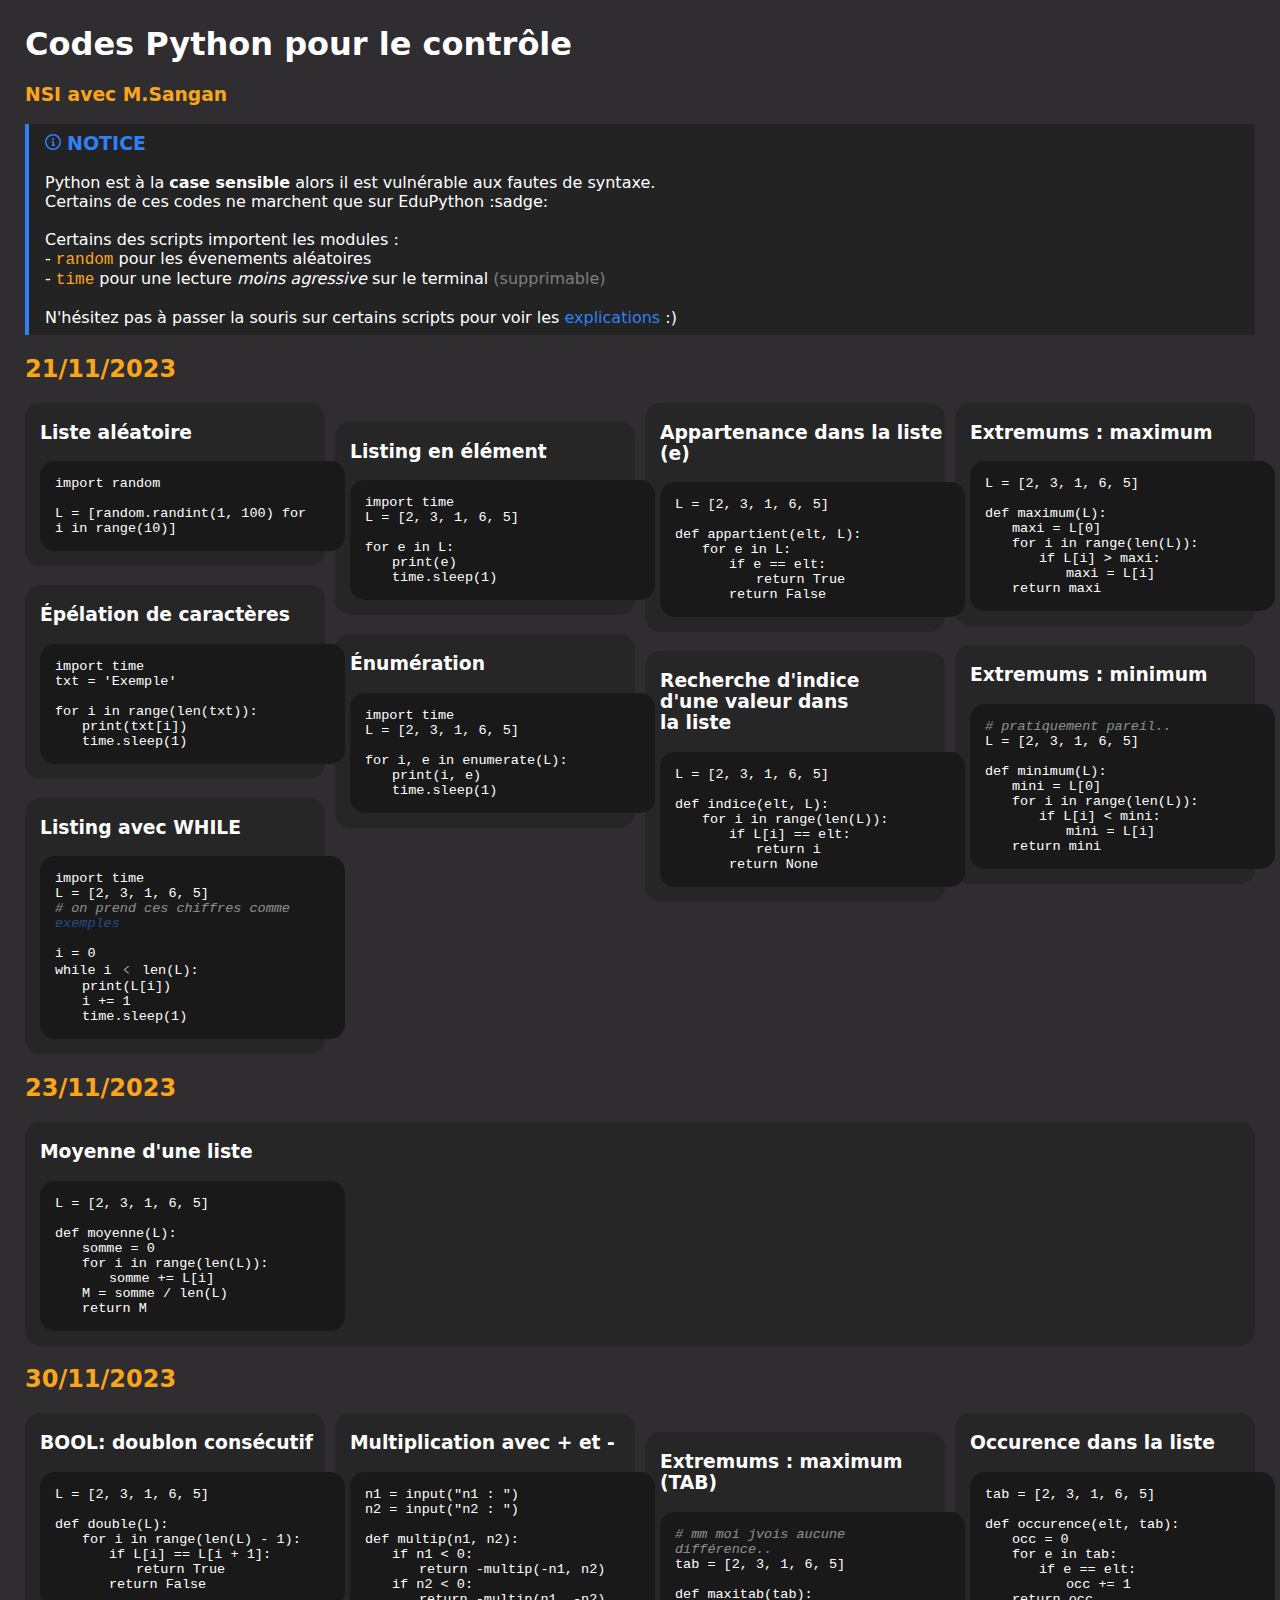
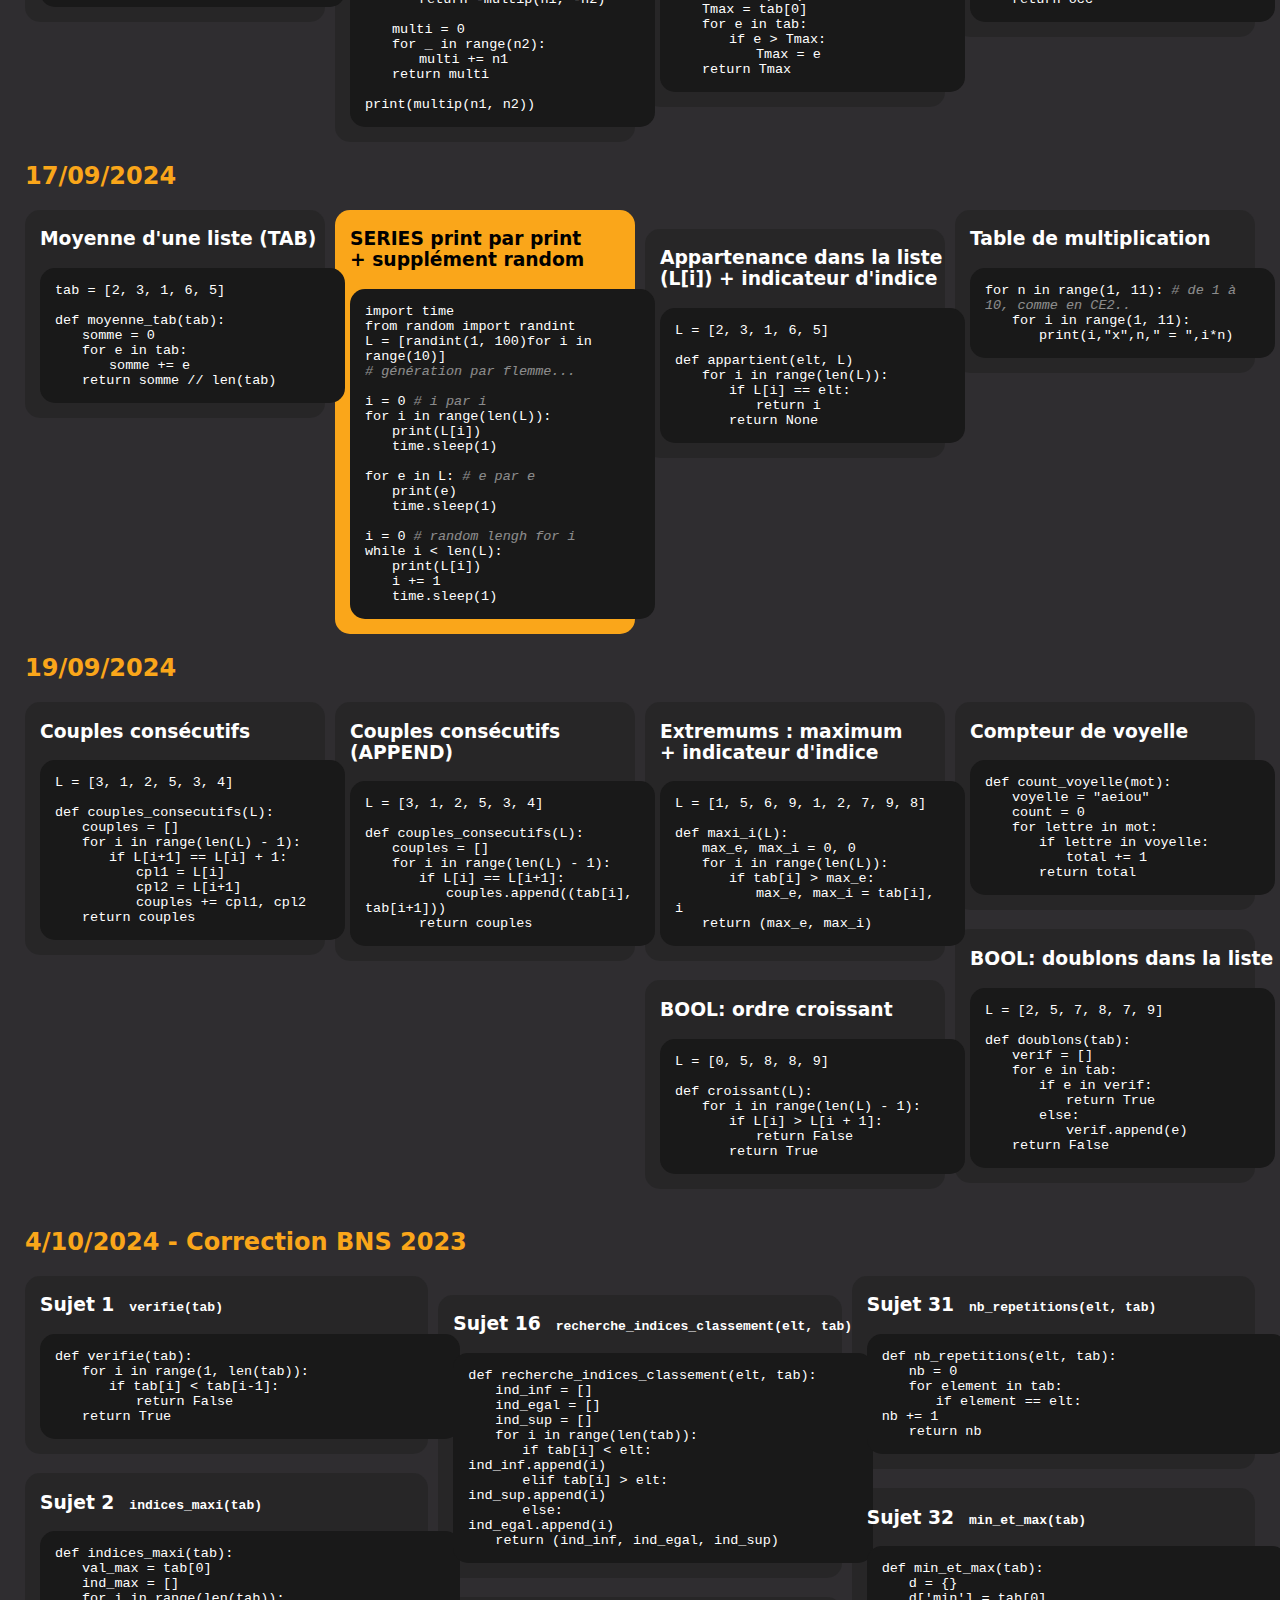
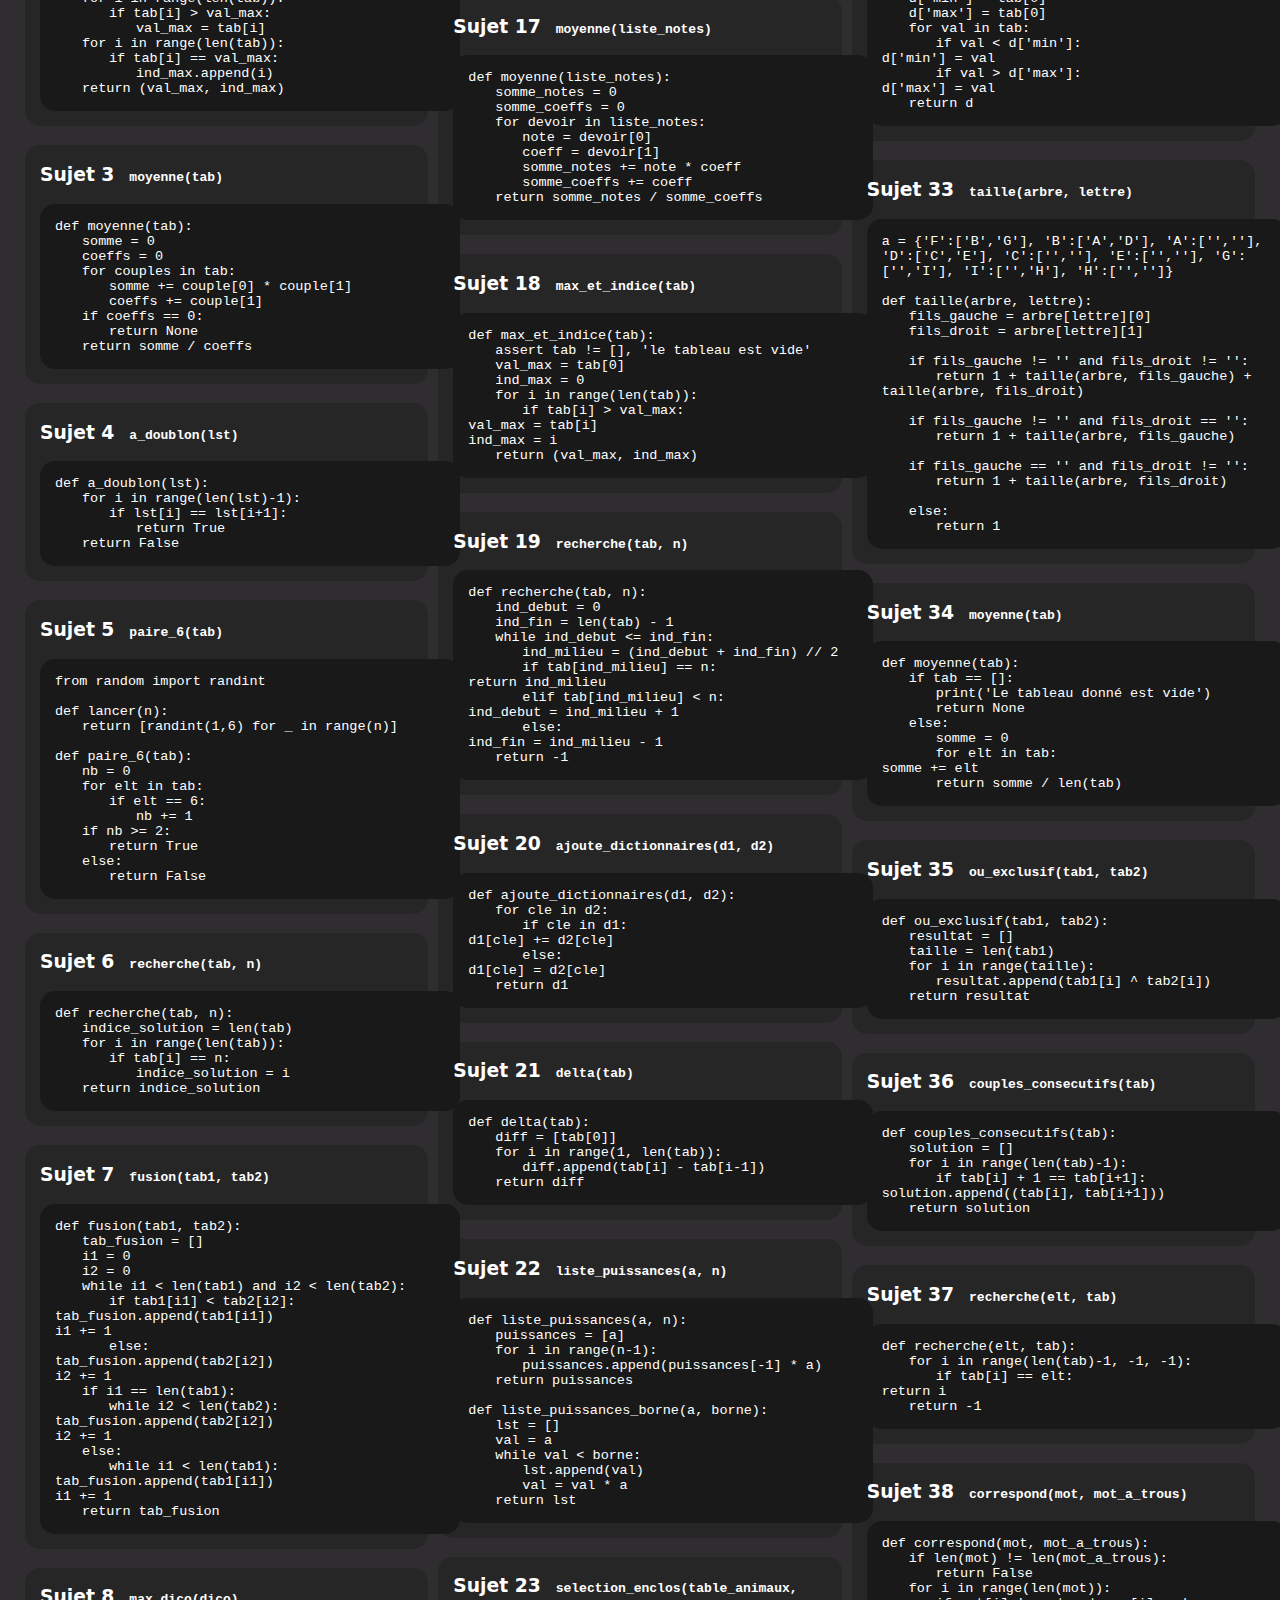
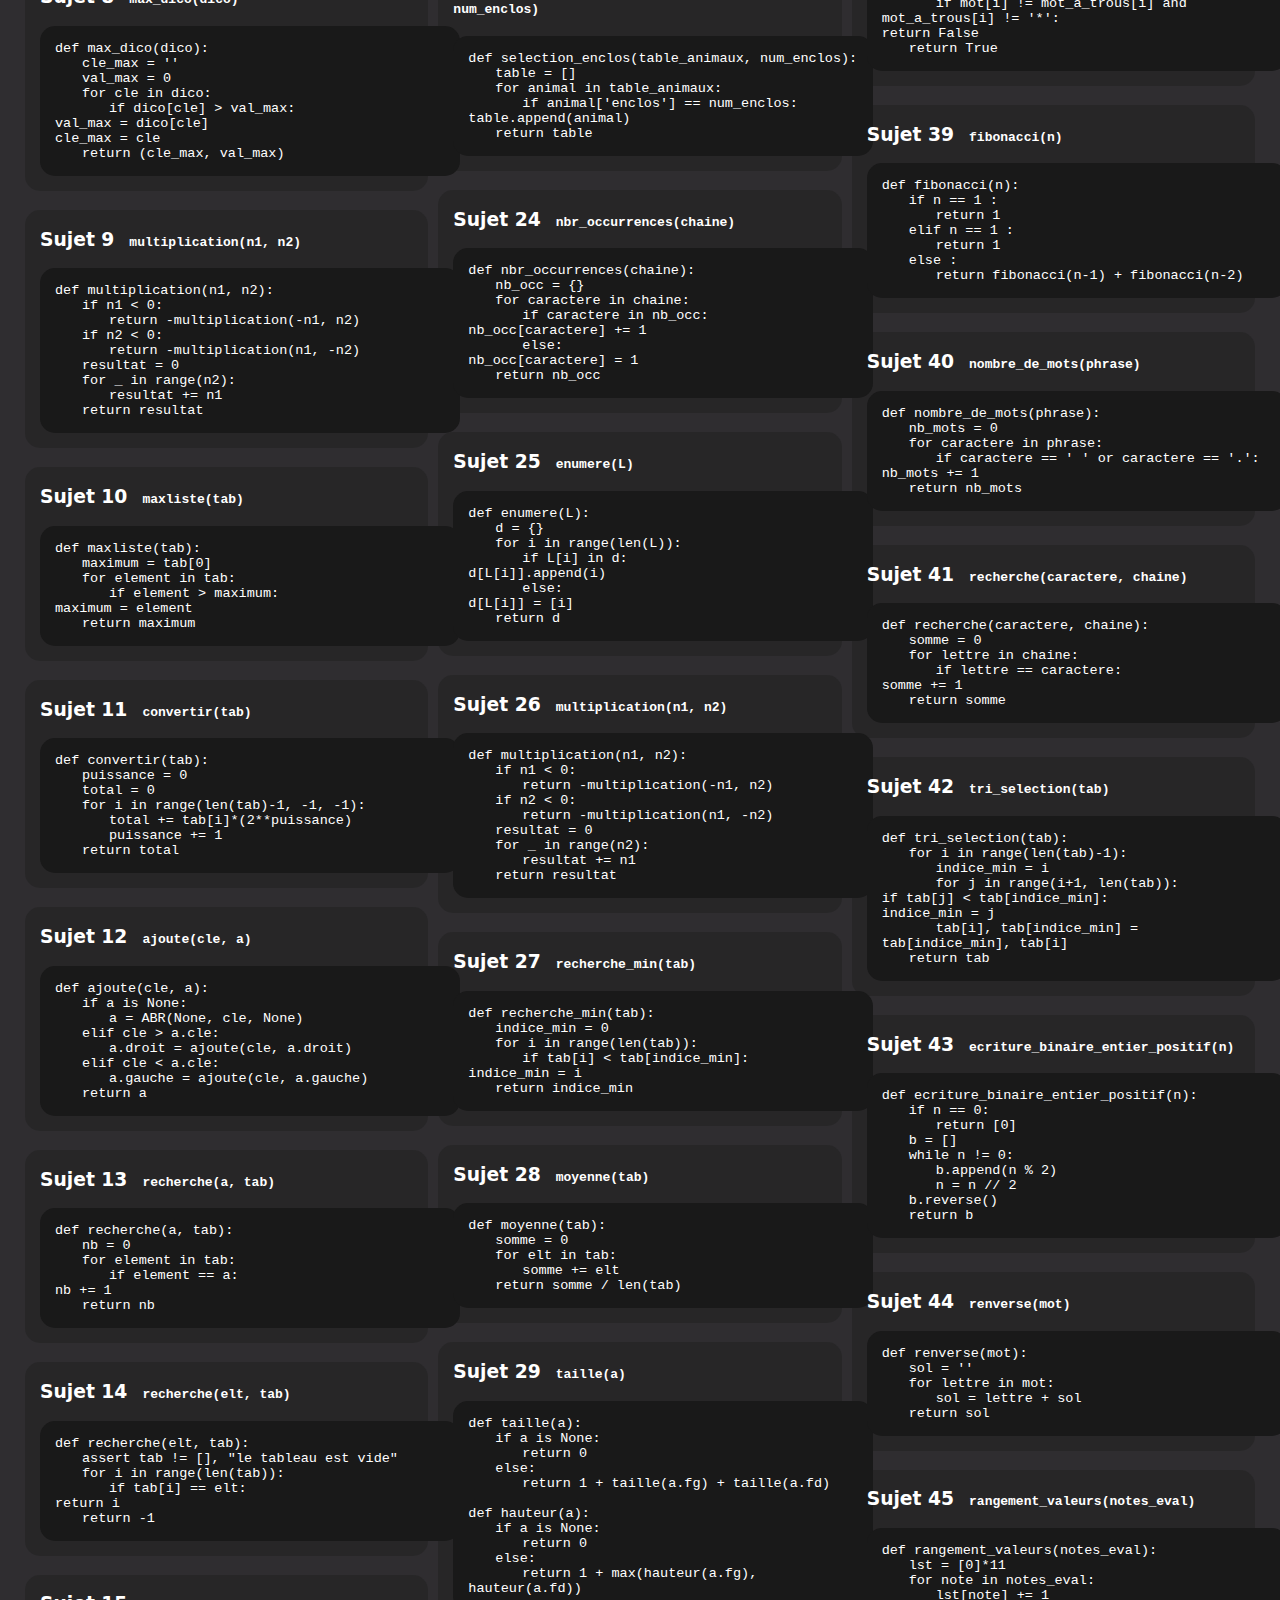
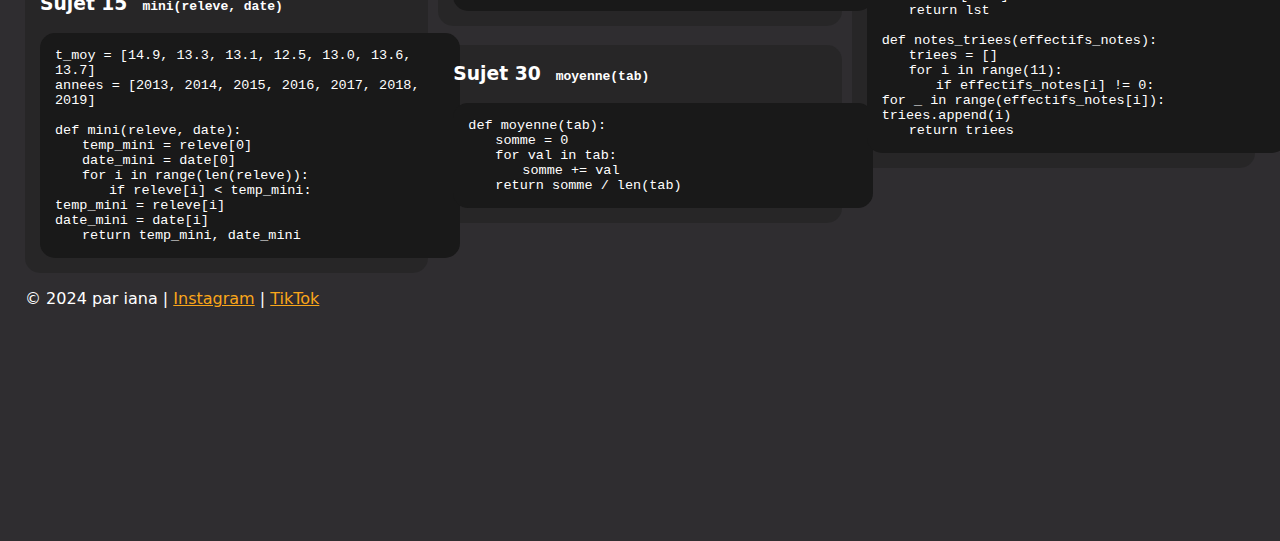
<file: index.html>
<!DOCTYPE html>
<html>

<head>
    <meta charset="UTF-8">
    <meta name="viewport" content="width=device-width, initial-scale=1">
    <meta name="author" content="iana">
    <title>Algos :3</title>
    <style>
        body {
            background-color: #2f2d30;
            color: white;
            font-family: -apple-system, system-ui, "SDK_JP_Web-Heavy", "HYWenHei 85W"
                /*police perso sry*/
                , "Century Gothic", sans-serif;
            margin: 25px;
            --clr: #faa61a
        }

        code {
            font-size: large
        }

        h2 {
            color: var(--clr)
        }

        .notice {
            --notice-clr: #2f81f7;
            padding: 0.5rem 1rem;
            margin-bottom: 16px;
            border-left: 4px solid var(--notice-clr);
            background-color: #232323;

            .notice-title {
                color: var(--notice-clr);
                fill: #2f81f7;
                font-size: 19px;
            }
        }

        .date{
            column-count: 4;
            column-gap: 10px;

            h2 {
                width: auto
            }
        }
        .date_sujets {
            column-count: 3;
            column-gap: 10px;
            .exemple {
                width: 420px;
                display: inline-flexbox;
            }
        }

        .fonction {
            display: grid;
            grid-template-columns: repeat(4, 1fr);
            grid-auto-flow: row;
            background-color: #232323a6;
            --border-radius: 15px;
            border-radius: var(--border-radius);
            break-inside: avoid
        }

        .exemple {
            grid-row: 1 / -1;
            grid-column: 1;
            margin: auto 15px 15px;
            display: inline-block;
            width: 305px;
        }.exemple .sujet {
                padding-left: 15px;
                font-size: initial;
                font-family: monospace;
            }

        /* TOOLTIP */
        .tooltip {
            position: relative;
            display: inline-block;

            .tooltiptxt {
                visibility: hidden;
                background-color: #2f81f7EE;
                color: black;
                text-align: center;
                border-radius: 6px;
                padding: 5px 5px;

                min-width: 100px;
                max-width: 150px;
                bottom: 110%;
                left: 50%;
                margin-left: -70%;
                /* Use half of the width (120/2 = 60), to center the tooltip */

                position: absolute;
                z-index: 1;
            }
        }

        /* TOOLTIP :hover */
        .tooltip:hover {
            background-color: rgba(48, 131, 248, 0.40)
        }

        .tooltip:hover .tooltiptxt {
            visibility: visible
        }

        .copy {
            width: fit-content;
            cursor: context-menu
        }

        /* Code - espacement tab*/
        .tab {
            margin-left: 2em
        }

        .tab2 {
            margin-left: 4em
        }

        .code {
            font-size: 13.5px;
            background-color: #191919;
            padding: 15px 15px;
            border-radius: var(--border-radius);
            font-family: monospace;

            .comments {
                opacity: 50%;
                font-style: italic;
            }
        }

        .module {
            color: var(--clr)
        }
        footer a:any-link { color: var(--clr);}
        /* code clr */
    </style>
</head>

<body>
    <header>
        <h1>Codes Python pour le contrôle</h1>
        <h3 style="color: var(--clr);">NSI avec M.Sangan</h3>
        <p class="notice">
            <span class="notice-title">
                <svg width="16" height="16">
                    <path
                        d="M0 8a8 8 0 1 1 16 0A8 8 0 0 1 0 8Zm8-6.5a6.5 6.5 0 1 0 0 13 6.5 6.5 0 0 0 0-13ZM6.5 7.75A.75.75 0 0 1 7.25 7h1a.75.75 0 0 1 .75.75v2.75h.25a.75.75 0 0 1 0 1.5h-2a.75.75 0 0 1 0-1.5h.25v-2h-.25a.75.75 0 0 1-.75-.75ZM8 6a1 1 0 1 1 0-2 1 1 0 0 1 0 2Z">
                    </path>
                </svg> <b>NOTICE</b>
            </span><br><br>
            Python est à la <b>case sensible</b> alors il est vulnérable aux fautes de syntaxe.<br>
            Certains de ces codes ne marchent que sur EduPython :sadge: <br>
            <br>
            Certains des scripts importent les modules :<br>
            - <code class="module">random</code> pour les évenements aléatoires<br>
            - <code class="module">time</code> pour une lecture <i>moins agressive</i> sur le terminal <span
                style="opacity: 40%;">(supprimable)</span>
            <br><br>
            N'hésitez pas à passer la souris sur certains scripts pour voir les <span
                style="color: #2f81f7;">explications</span> :)
        </p>
    </header>
    <main>
        <h2>21/11/2023</h2>
        <div class="date">
            <span class="fonction">
                <div class="exemple">
                    <h3 id="list_random" class="copy">Liste aléatoire</h3>
                    <div class="code">
                        <span class="tooltip">import random
                            <span class="tooltiptxt">"On importe le module <b>random</b>."</span>
                        </span><br><br>
                        <span class="tooltip">L
                            <span class="tooltiptxt" style="width: 170px;">
                                <u>Attribut <b>L</b></u><br>
                                Ici L est une <b>liste</b> (crochets contenant des valeurs)
                            </span>
                        </span> =
                        [<span class="tooltip">random.
                            <span class="tooltiptxt">"Depuis <b>random</b>,.."</span>
                        </span><span class="tooltip">randint(1, 100)
                            <span class="tooltiptxt"><b>randint</b> choisit au hasard des entiers entre 1 et 100</span>
                        </span>
                        <span class="tooltip">for
                            <span class="tooltiptxt" style="margin-left: -55px;">
                                <u>Boucle <b>for</b></u><br>
                                "Pour [...] en [...]:~"
                            </span></span> <span class="tooltip">i in range(10)
                            <span class="tooltiptxt">randint choisit <b>10</b> nombres au hasard</span>
                        </span>]
                    </div>
                </div>
            </span><br>
            <span class="fonction">
                <div class="exemple">
                    <h3 id="epel" class="copy">Épélation de caractères</h3>
                    <div class="code">
                        <span class="tooltip">import time<span class="tooltiptxt">"On importe le module
                                <b>time</b>."</span></span><br>
                        <span class="tooltip">txt<span class="tooltiptxt" style="width: 170px;">
                                <u>Attribut <b>txt</b></u><br>
                                Ici L est une <b>chaîne de caractères</b> (guillemets)</span>
                        </span> = 'Exemple'<br>
                        <br>
                        <span class="tooltip">for i in<span class="tooltiptxt">"Pour chaque lettre
                                dans..."</span></span> range(<span class="tooltip">len(txt)<span
                                class="tooltiptxt"><u>taille de <b>txt</b></u><br>
                                <b>len</b> s'adapte à toute nouvelle attribution de <b>txt</b></span></span>):<br>
                        <span class="tab"><span class="tooltip">print<span class="tooltiptxt">affiche dans le
                                    terminal</span></span>(<span class="tooltip">txt[i]<span class="tooltiptxt">
                                    <u>"CETTE lettre depuis <b>txt</b>"</u>
                                    <br>après l'affichage de la lettre, <b>i</b> bascule à la
                                    suivante</span></span>)</span><br>
                        <span class="tab"><span class="tooltip" style=".tooltip:hover {color: var(--clr);}">time.<span
                                    class="tooltiptxt">"Depuis <b>time</b>,.."</span></span><span
                                class="tooltip">sleep(1)<span class="tooltiptxt">le terminal respire pour <b>1</b>
                                    sec.</span></span>
                    </div>
                </div>
            </span><br>
            <span class="fonction">
                <div class="exemple">
                    <h3 id="list_while" class="copy">Listing avec <b>WHILE</b></h3>
                    <div class="code">
                        import time<br>
                        L = [2, 3, 1, 6, 5]<br>
                        <span class="comments">
                            # on prend ces chiffres comme <span style="color: #2f81f7;">exemples</span>
                        </span><br><br>
                        <span class="tooltip">i = 0
                            <span class="tooltiptxt">mise en<br>place du<br>compteur de caractère</span>
                        </span><br>
                        <span class="tooltip">while i ﹤ len(L):
                            <span class="tooltiptxt">"Tant que <b>i</b> est + petit que la <b>taille de L</b>.."</span>
                        </span><br>
                        <span class="tab">print(L[i])</span><br>
                        <span class="tab">
                            <span class="tooltip">i += 1
                                <span class="tooltiptxt">bascule le compteur à la lettre suivante</span>
                            </span>
                        </span><br>
                        <span class="tab">time.sleep(1)</span>
                    </div>
                </div>
            </span><br>
            <span class="fonction">
                <div class="exemple">
                    <h3 id="list_e" class="copy">Listing en élément</h3>
                    <div class="code">
                        import time<br>
                        L = [2, 3, 1, 6, 5]<br>
                        <br>
                        for <span class="tooltip">e in L
                            <span class="tooltiptxt" style="width: max-content">
                                <u>Attribut <b>e</b></u><br>
                                <b>e</b> aura la valeur de chaque élément dans la liste<br>
                                <b>in L</b> analyse déjà la taille de <b>L</b>
                            </span>
                        </span>:<br>
                        <span class="tab">print(e)</span><br>
                        <span class="tab">time.sleep(1)</span>
                    </div>
                </div>
            </span><br>
            <span class="fonction">
                <div class="exemple">
                    <h3 id="enumerate" class="copy">Énumération</h3>
                    <div class="code">
                        import time<br>
                        L = [2, 3, 1, 6, 5]<br>
                        <br>
                        for <span class="tooltip">i, e
                            <span class="tooltiptxt">l'<b>i</b>ndex avec sa valeur correspondante</span>
                        </span> in <span class="tooltip">enumerate(L)
                            <span class="tooltiptxt">lit tous les indices et valeurs un par un</span>
                        </span>:<br>
                        <span class="tab">print(i, e)</span><br>
                        <span class="tab">time.sleep(1)</span>
                    </div>
                </div>
            </span><br>
            <span class="fonction">
                <div class="exemple">
                    <h3 id="bool_inlist" class="copy">Appartenance dans la liste <b>(e)</b></h3>
                    <div class="code">
                        L = [2, 3, 1, 6, 5]<br>
                        <br>
                        <span class="tooltip">def appartient
                            <span class="tooltiptxt"><b>fonction</b> qu'on l'appelle 'appartient()'</span>
                        </span>(<span class="tooltip">elt
                            <span class="tooltiptxt" style="width: 200px;">
                                Attribut <b>elt</b> qu'on va définir directement sur le terminal<br>
                                > appartient(<i style="color: #fff;">3</i>, L)<br>
                                Ici, elt = <i style="color: #fff;">3</i>
                            </span>
                        </span>, <span class="tooltip">L
                            <span class="tooltiptxt">"Cherche <i style="color: #fff;">3</i> dans cette
                                <b>liste</b>."</span>
                        </span>):<br>
                        <span class="tab">for e in L:</span><br>
                        <span class="tab2"><span class="tooltip">if e
                                <span class="tooltiptxt">"Si cet élément(<b>e</b>) dans la liste.."</span>
                            </span> <span class="tooltip">== elt:
                                <span class="tooltiptxt">"..correspond(<b>=</b>) à celui qu'on
                                    cherche(<b>elt</b>):"</span>
                            </span></span><br>
                        <span style="margin-left: 6em;"><span class="tooltip">return True
                                <span class="tooltiptxt">"Répond <b>Vrai</b>."</span>
                            </span></span><br>
                        <span class="tab2"><span class="tooltip">return False
                                <span class="tooltiptxt">"Sinon, répond <b>Faux</b>."</span>
                            </span></span>
                    </div>
                </div>
            </span><br>
            <span class="fonction">
                <div class="exemple">
                    <h3 id="indice" class="copy">Recherche d'indice<br>d'une valeur dans<br>la liste</h3>
                    <div class="code">
                        L = [2, 3, 1, 6, 5]<br>
                        <br>
                        def indice(elt, L):<br>
                        <span class="tab">for i in range(len(L)):</span><br>
                        <span class="tab2"><span class="tooltip">if L[i]<span class="tooltiptxt">"Si la valeur dans la
                                    liste tirée par l'indice(<b>i</b>).."
                                </span></span> == elt:</span><br>
                        <span style="margin-left: 6em;"><span class="tooltip">return i<span class="tooltiptxt">"Affiche
                                    l'<b>indice</b> de cette valeur."</span></span></span><br>
                        <span class="tab2"><span class="tooltip">return None<span class="tooltiptxt"><b>None</b> pour
                                    indiquer que cette valeur n'existe pas dans<br>la liste</span></span></span>
                    </div>
                </div>
            </span><br>
            <span class="fonction">
                <div class="exemple">
                    <h3 id="maxi" class="copy">Extremums : maximum</h3>
                    <div class="code">
                        L = [2, 3, 1, 6, 5]<br>
                        <br>
                        def maximum(L):<br>
                        <span class="tab">maxi = <span class="tooltip">L[0]<span class="tooltiptxt">première valeur de
                                    la liste, valeur <b>initiale</b> pour comparer à la suite</span></span><br>
                            <span class="tab">for i in range(len(L)):<br>
                                <span class="tab2">if L[i] <span class="tooltip">> maxi<span class="tooltiptxt">"..est
                                            supérieur à <b>maxi</b>:"</span></span>:</span><br>
                                <span style="margin-left: 6em;"><span class="tooltip">maxi = L[i]<span
                                            class="tooltiptxt">la valeur de l'indice compté prend la place<br>de
                                            <b>maxi</b></span></span></span><br>
                                <span class="tab"><span class="tooltip">return maxi<span class="tooltiptxt">Affiche le
                                            maximum(<b>maxi</b>) de cette liste</span></span></span>
                    </div>
                </div>
            </span><br>
            <span class="fonction">
                <div class="exemple">
                    <h3 id="mini" class="copy">Extremums : minimum</h3>
                    <div class="code">
                        <i style="opacity: 50%;"># pratiquement pareil..</i><br>
                        L = [2, 3, 1, 6, 5]<br>
                        <br>
                        def minimum(L):<br>
                        <span class="tab">mini = L[0]<br>
                            <span class="tab">for i in range(len(L)):<br>
                                <span class="tab2">if L[i] <span class="tooltip">
                                        < mini<span class="tooltiptxt">"..est inférieur à <b>mini</b>:"
                                    </span></span>:</span><br>
                            <span style="margin-left: 6em;">mini = L[i]</span><br>
                            <span class="tab">return mini</span>
                    </div>
                </div>
            </span>
        </div>
        <h2>23/11/2023</h2>
        <span class="fonction">
            <div class="exemple">
                <h3 id="moyenne" class="copy">Moyenne d'une liste</h3>
                <div class="code">
                    L = [2, 3, 1, 6, 5]<br>
                    <br>
                    def moyenne(L):<br>
                    <span class="tab">somme = 0<br>
                        <span class="tab"><span class="tooltip">for i in range(len(L)):<br>
                                <span class="tab">somme += L[i]<span class="tooltiptxt"><b>somme</b> est la
                                        somme(<b>+=</b>) des valeurs de<br>la liste</span></span></span><br>
                            <span class="tab">M = <span class="tooltip">somme / len(L)<span
                                        class="tooltiptxt">L[0]+L[1]+...L[i]<br>────────────────<br>len(L)</span></span></span><br>
                            <span class="tab">return M</span>
                </div>
            </div>
        </span>
        <h2>30/11/2023</h2>
        <div class="date">
            <span class="fonction">
                <div class="exemple">
                    <h3 id="bool_double" class="copy"><b>BOOL</b>: doublon consécutif</h3>
                    <div class="code">
                        L = [2, 3, 1, 6, 5]<br>
                        <br>
                        def double(L):<br>
                        <span class="tab">for i in range(len(L) <span class="tooltip">- 1
                                <span class="tooltiptxt"><b>-1</b> puisqu'on s'arrète à L[-1]</span></span>):
                        </span><br>
                        <span class="tab2"><span class="tooltip">if L[i] == L[i + 1]:
                                <span class="tooltiptxt">"Si la valeur actuelle correspond à la suivante:"</span></span>
                        </span><br>
                        <span class="tab2"><span class="tab">return True</span></span><br>
                        <span class="tab2">return False</span>
                    </div>
                </div>
            </span><br>
            <span class="fonction">
                <div class="exemple">
                    <h3 id="multi" class="copy">Multiplication avec <b>+</b> et <b>-</b></h3>
                    <div class="code">
                        n1 = <span class="tooltip">input("n1 : ")
                            <span class="tooltiptxt">permet d'insérer la valeur direct sur le terminal</span>
                        </span><br>
                        n2 = input("n2 : ")<br>
                        <br>
                        def multip(n1, n2):<br>
                        <span class="tab"><span class="tooltip">
                                if n1 < 0: <br>
                                    <span class="tab">return -multip(-n1, n2)</span><br>
                                    if n2 < 0: <br>
                                        <span class="tab">return -multip(n1, -n2)</span>
                                        <span class="tooltiptxt">pour le cas des nombres négatifs</span>
                            </span></span><br><br>
                        <span class="tab">multi = 0</span><br>
                        <span class="tab">for _ in range(n2):</span><br>
                        <span class="tab2">multi += n1</span><br>
                        <span class="tab">return multi</span><br>
                        <br>
                        print(multip(n1, n2))
                    </div>
                </div>
            </span><br>
            <span class="fonction">
                <div class="exemple">
                    <h3 id="maxi_tab" class="copy">Extremums : maximum (<b>TAB</b>)</h3>
                    <div class="code">
                        <i style="opacity: 50%;"># mm moi jvois aucune différence..</i><br>
                        tab = [2, 3, 1, 6, 5]<br>
                        <br>
                        def maxitab(tab):<br>
                        <span class="tab">Tmax = tab[0]</span><br>
                        <span class="tab">for e in tab:</span><br>
                        <span class="tab2">if e > Tmax:</span><br>
                        <span style="margin-left: 6em;">Tmax = e</span><br>
                        <span class="tab">return Tmax</span>
                    </div>
                </div>
            </span><br>
            <span class="fonction">
                <div class="exemple">
                    <h3 id="occurence" class="copy">Occurence dans la liste</h3>
                    <div class="code">
                        tab = [2, 3, 1, 6, 5]<br>
                        <br>
                        def occurence(elt, tab):<br>
                        <span class="tab">occ = 0</span><br>
                        <span class="tab">for e in tab:</span><br>
                        <span class="tab2">if e == elt:</span><br>
                        <span style="margin-left: 6em;">occ += 1</span><br>
                        <span class="tab">return occ</span>
                    </div>
                </div>
            </span>
        </div>
        <h2>17/09/2024</h2>
        <div class="date">
            <span class="fonction">
                <div class="exemple">
                    <h3 id="moyenne_tab" class="copy">Moyenne d'une liste (<b>TAB</b>)</h3>
                    <div class="code">
                        tab = [2, 3, 1, 6, 5]<br>
                        <br>
                        def moyenne_tab(tab):<br>
                        <span class="tab">somme = 0</span><br>
                        <span class="tab"><span class="tooltip">for e in tab:<br>
                                <span class="tooltiptxt">"Pour chaque valeur(<b>e</b>) dans la liste(<b>tab</b>)"</span>
                            </span><br>
                            <span class="tab2">somme += e</span><br>
                            <span class="tab"><span class="tooltip">return somme // len(tab)
                                    <span class="tooltiptxt">renvoie directement le resultat sans passer par la variable
                                        M</span>
                                </span></span>
                    </div>
                </div>
            </span><br>
            <span class="fonction" style="background-color: var(--clr);">
                <div class="exemple">
                    <h3 id="p_by_p" class="copy" style="color: black;"><b>SERIES</b> print par print<br>+ supplément
                        random</h3>
                    <div class="code">
                        import time<br>
                        from random import <span class="tooltip">randint
                            <span class="tooltiptxt" style="max-width: 500px; width: 250px; left: -33%;">
                                <u><b>randint()</b></u><br>
                                fonction du module <b>random</b><br>
                                si l'on importe seulement<br>
                                le module, il faut alors
                                <b>random.randint()</b>
                            </span>
                        </span><br>
                        L = [randint(1, 100)for i in range(10)]<br>
                        <span class="comments"># génération par flemme...</span><br><br>
                        i = 0 <span class="comments"># i par i</span><br>
                        for i in range(len(L)):<br>
                        <span class="tab">print(L[i])</span><br>
                        <span class="tab">time.sleep(1)</span><br>
                        <br>
                        for e in L: <span class="comments"># e par e</span><br>
                        <span class="tab">print(e)</span><br>
                        <span class="tab">time.sleep(1)</span><br>
                        <br>
                        i = 0 <span class="comments"># random lengh for i</span><br>
                        while i < len(L):<br>
                            <span class="tab">print(L[i])</span><br>
                            <span class="tab">i += 1</span><br>
                            <span class="tab">time.sleep(1)</span><br>
                    </div>
                </div>
            </span><br>
            <span class="fonction">
                <div class="exemple">
                    <h3 id="bool_i" class="copy">Appartenance dans la liste <b>(L[i])</b> + indicateur d'indice</h3>
                    <div class="code">
                        L = [2, 3, 1, 6, 5]<br>
                        <br>
                        def appartient(elt, L)<br>
                        <span class="tab">for i in range(len(L)):</span><br>
                        <span class="tab2">if L[i] == elt:</span><br>
                        <span style="margin-left: 6em;">return i</span><br>
                        <span class="tab2">return None</span>
                    </div>
                </div>
            </span><br>
            <span class="fonction">
                <div class="exemple">
                    <h3 id="multi_table" class="copy">Table de multiplication</h3>
                    <div class="code">
                        for n in range(1, 11): <span class="comments"># de 1 à 10, comme en CE2..</span><br>
                        <span class="tab">for i in range(1, 11):
                            <span class="tab2">print(<span class="tooltip">i,"x",n," = ",i*n<span
                                        class="tooltiptxt">"{i} x {n} = {i*n}"<br>tout ça 100 fois
                                        jcrois..</span></span>)</span>
                        </span>
                    </div>
                </div>
            </span><br>
        </div>
        <h2>19/09/2024</h2>
        <div class="date">
            <span class="fonction">
                <div class="exemple">
                    <h3 id="couples" class="copy">Couples consécutifs</h3>
                    <div class="code">
                        L = [3, 1, 2, 5, 3, 4]<br>
                        <br>
                        def couples_consecutifs(L):<br>
                        <span class="tab"><span class="tooltip">couples = []<span class="tooltiptxt"><i>placeholder</i>
                                    pour la liste de couples trouvés</span></span><br>
                            <span class="tab">for i in range(len(L) - 1):<br>
                                <span class="tab2"><span class="tooltip">if L[i+1] == L[i] + 1
                                        <span class="tooltiptxt">Comme en maths:<br>u<sub>n+1</sub> = u<sub>n</sub> +
                                            1</span>
                                    </span>:<br>
                                    <span class="tab2">
                                        <span class="tab">
                                            <span class="tooltip">cpl1
                                                <span class="tooltiptxt">u<sub>n</sub></span>
                                            </span> = L[i]
                                        </span>
                                    </span><br>
                                    <span class="tab2">
                                        <span class="tab">
                                            <span class="tooltip">cpl2
                                                <span class="tooltiptxt">u<sub>n+1</sub></span>
                                            </span> = L[i+1]
                                        </span>
                                    </span><br>
                                    <span class="tab2">
                                        <span class="tab">couples += <span class="tooltip">cpl1, cpl2
                                                <span class="tooltiptxt" style="width: fit-content;">Le rendu sera en
                                                    <b>tuple</b>:<br>[(cpl1, cpl2), (...)]</span>
                                            </span></span>
                                    </span><br>
                                    <span class="tab">return couples</span>
                    </div>
                </div>
            </span><br>
            <span class="fonction">
                <div class="exemple">
                    <h3 id="couples_append" class="copy">Couples consécutifs (<b>APPEND</b>)</h3>
                    <div class="code">
                        L = [3, 1, 2, 5, 3, 4]<br>
                        <br>
                        def couples_consecutifs(L):<br>
                        <span class="tab">couples = []</span><br>
                        <span class="tab">for i in range(len(L) - 1):</span><br>
                        <span class="tab2">if L[i] == L[i+1]:</span><br>
                        <span class="tab2"><span class="tab">couples<span class="tooltip">.append
                                    <span class="tooltiptxt" style="width: max-content"><u>fonction
                                            <b>append</b></u><br>comme "+=", marche aussi avec les caractères</span>
                                </span>((tab[i], tab[i+1]))</span></span><br>
                        <span class="tab2">return couples</span>
                    </div>
                </div>
            </span><br>
            <span class="fonction">
                <div class="exemple">
                    <h3 id="maxi_i" class="copy">Extremums : maximum<br>+ indicateur d'indice</h3>
                    <div class="code">
                        L = [1, 5, 6, 9, 1, 2, 7, 9, 8]<br>
                        <br>
                        def maxi_i(L):<br>
                        <span class="tab"><span class="tooltip">max_e, max_i = 0, 0
                                <span class="tooltiptxt" style="margin-left: -55px;">raccourci<br>
                                    max_e = 0<br>
                                    max_i = 0<br></span>
                            </span><br>
                            <span class="tab">for i in range(len(L)):<br>
                                <span class="tab2">if tab[i] > max_e:</span><br>
                                <span style="margin-left: 6em;">max_e, max_i =
                                    <span class="tooltip">tab[i]<span class="tooltiptxt"
                                            style="width: max-content; margin-left: -60px;">max_e =
                                            tab[i]</span></span>, <span class="tooltip">i<span class="tooltiptxt"
                                            style="margin-left: -80px;">max_i = i</span></span></span><br>
                                <span class="tab">return (max_e, max_i)</span>
                    </div>
                </div>
            </span><br>
            <span class="fonction">
                <div class="exemple">
                    <h3 id="bool_croissant" class="copy"><b>BOOL</b>: ordre croissant</h3>
                    <div class="code">L = [0, 5, 8, 8, 9]<br><br>
                        def croissant(L):<br>
                        <span class="tab">for i in range(len(L) - 1):</span><br>
                        <span class="tab2">if L[i] > L[i + 1]:</span><br>
                        <span class="tab2">
                            <span class="tab">return False</span>
                        </span><br>
                        <span class="tab2">return True</span>
                    </div>
                </div>
            </span><br>
            <span class="fonction">
                <div class="exemple">
                    <h3 id="count_voyelle" class="copy">Compteur de voyelle</h3>
                    <div class="code">
                        def count_voyelle(mot):<br>
                        <span class="tab">voyelle = <span class="tooltip">"aeiou"
                                <span class="tooltiptxt"
                                    style="margin-left: -140%; width: max-content;">['a','e','i','o','u']</span>
                            </span></span><br>
                        <span class="tab">count = 0</span><br>
                        <span class="tab">for lettre in mot:</span><br>
                        <span class="tab2">if lettre in voyelle:</span><br>
                        <span class="tab2">
                            <span class="tab">total += 1</span>
                        </span><br>
                        <span class="tab2">return total</span>
                    </div>
                </div>
            </span><br>
            <span class="fonction">
                <div class="exemple">
                    <h3 id="bool_doublons" class="copy"><b>BOOL</b>: doublons dans la liste</h3>
                    <div class="code">
                        L = [2, 5, 7, 8, 7, 9]<br><br>
                        def doublons(tab):<br>
                        <span class="tab">verif = []</span><br>
                        <span class="tab">for e in tab:</span><br>
                        <span class="tab2">if e in verif:</span><br>
                        <span class="tab2"><span class="tab">return True</span></span><br>
                        <span class="tab2">else:</span><br>
                        <span class="tab2"><span class="tab">verif.append(e)</span></span><br>
                        <span class="tab">return False</span>
                    </div>
                </div>
            </span><br>
        </div>
        <h2>4/10/2024 - Correction BNS 2023</h2>
        <div class="date_sujets">
            <span class="fonction sujet">
                <div class="exemple">
                    <h3 id="sujet_1" class="copy">Sujet 1<span class="sujet">verifie(tab)</span></h3>
                    <div class="code">
                        def verifie(tab):<br>
                        <span class="tab">for i in range(1, len(tab)):</span><br>
                        <span class="tab2">if tab[i] < tab[i-1]:</span> <br>
                                <span class="tab2"><span class="tab">return False</span></span><br>
                                <span class="tab">return True</span>
                    </div>
                </div>
            </span><br>
            <span class="fonction sujet">
                <div class="exemple">
                    <h3 id="sujet_2" class="copy">Sujet 2<span class="sujet">indices_maxi(tab)</span></h3>
                    <div class="code">
                        def indices_maxi(tab):<br>
                        <span class="tab">val_max = tab[0]</span><br>
                        <span class="tab">ind_max = []</span><br>
                        <span class="tab">for i in range(len(tab)):</span><br>
                        <span class="tab2">if tab[i] > val_max:</span><br>
                        <span class="tab2"><span class="tab">val_max = tab[i]</span></span><br>
                        <span class="tab">for i in range(len(tab)):</span><br>
                        <span class="tab2">if tab[i] == val_max:</span><br>
                        <span class="tab2"><span class="tab">ind_max.append(i)</span></span><br>
                        <span class="tab">return (val_max, ind_max)</span>
                    </div>
                </div>
            </span><br>
            <span class="fonction sujet">
                <div class="exemple">
                    <h3 id="sujet_3" class="copy">Sujet 3<span class="sujet">moyenne(tab)</span></h3>
                    <div class="code">
                        def moyenne(tab):<br>
                        <span class="tab">somme = 0</span><br>
                        <span class="tab">coeffs = 0</span><br>
                        <span class="tab">for couples in tab:</span><br>
                        <span class="tab2">somme += couple[0] * couple[1]</span><br>
                        <span class="tab2">coeffs += couple[1]</span><br>
                        <span class="tab">if coeffs == 0:</span><br>
                        <span class="tab2">return None</span><br>
                        <span class="tab">return somme / coeffs</span>
                    </div>
                </div>
            </span><br>
            <span class="fonction sujet">
                <div class="exemple">
                    <h3 id="sujet_4" class="copy">Sujet 4<span class="sujet">a_doublon(lst)</span></h3>
                    <div class="code">
                        def a_doublon(lst):<br>
                        <span class="tab">for i in range(len(lst)-1):</span><br>
                        <span class="tab2">if lst[i] == lst[i+1]:</span><br>
                        <span class="tab2"><span class="tab">return True</span></span><br>
                        <span class="tab">return False</span>
                    </div>
                </div>
            </span><br>
            <span class="fonction sujet">
                <div class="exemple">
                    <h3 id="sujet_5" class="copy">Sujet 5<span class="sujet">paire_6(tab)</span></h3>
                    <div class="code">
                        from random import randint<br>
                        <br>
                        def lancer(n):<br>
                        <span class="tab">return [randint(1,6) for _ in range(n)]</span><br>
                        <br>
                        def paire_6(tab):<br>
                        <span class="tab">nb = 0</span><br>
                        <span class="tab">for elt in tab:</span><br>
                        <span class="tab2">if elt == 6:</span><br>
                        <span class="tab2"><span class="tab">nb += 1</span></span><br>
                        <span class="tab">if nb >= 2:</span><br>
                        <span class="tab2">return True</span><br>
                        <span class="tab">else:</span><br>
                        <span class="tab2">return False</span>
                    </div>
                </div>
            </span><br>
            <span class="fonction sujet">
                <div class="exemple">
                    <h3 id="sujet_6" class="copy">Sujet 6<span class="sujet">recherche(tab, n)</span></h3>
                    <div class="code">
                        def recherche(tab, n):<br>
                        <span class="tab">indice_solution = len(tab)</span><br>
                        <span class="tab">for i in range(len(tab)):</span><br>
                        <span class="tab2">if tab[i] == n:</span><br>
                        <span class="tab2"><span class="tab">indice_solution = i</span></span><br>
                        <span class="tab">return indice_solution</span>
                    </div>
                </div>
            </span><br>
            <span class="fonction sujet">
                <div class="exemple">
                    <h3 id="sujet_7" class="copy">Sujet 7<span class="sujet">fusion(tab1, tab2)</span></h3>
                    <div class="code">
                        def fusion(tab1, tab2):<br>
                        <span class="tab">tab_fusion = []</span><br>
                        <span class="tab">i1 = 0</span><br>
                        <span class="tab">i2 = 0</span><br>
                        <span class="tab">while i1 < len(tab1) and i2 < len(tab2):</span> <br>
                                <span class="tab2">if tab1[i1] < tab2[i2]:</span> <br>
                                        <span class="tab3">tab_fusion.append(tab1[i1])</span><br>
                                        <span class="tab3">i1 += 1</span><br>
                                        <span class="tab2">else:</span><br>
                                        <span class="tab3">tab_fusion.append(tab2[i2])</span><br>
                                        <span class="tab3">i2 += 1</span><br>
                                        <span class="tab">if i1 == len(tab1):</span><br>
                                        <span class="tab2">while i2 < len(tab2):</span> <br>
                                                <span class="tab3">tab_fusion.append(tab2[i2])</span><br>
                                                <span class="tab3">i2 += 1</span><br>
                                                <span class="tab">else:</span><br>
                                                <span class="tab2">while i1 < len(tab1):</span> <br>
                                                        <span class="tab3">tab_fusion.append(tab1[i1])</span><br>
                                                        <span class="tab3">i1 += 1</span><br>
                                                        <span class="tab">return tab_fusion</span>
                    </div>
                </div>
            </span><br>
            <span class="fonction sujet">
                <div class="exemple">
                    <h3 id="sujet_8" class="copy">Sujet 8<span class="sujet">max_dico(dico)</span></h3>
                    <div class="code">
                        def max_dico(dico):<br>
                        <span class="tab">cle_max = ''</span><br>
                        <span class="tab">val_max = 0</span><br>
                        <span class="tab">for cle in dico:</span><br>
                        <span class="tab2">if dico[cle] > val_max:</span><br>
                        <span class="tab3">val_max = dico[cle]</span><br>
                        <span class="tab3">cle_max = cle</span><br>
                        <span class="tab">return (cle_max, val_max)</span>
                    </div>
                </div>
            </span><br>
            <span class="fonction sujet">
                <div class="exemple">
                    <h3 id="sujet_9" class="copy">Sujet 9<span class="sujet">multiplication(n1, n2)</span></h3>
                    <div class="code">
                        def multiplication(n1, n2):<br>
                        <span class="tab">if n1 < 0:</span> <br>
                                <span class="tab2">return -multiplication(-n1, n2)</span><br>
                                <span class="tab">if n2 < 0:</span> <br>
                                        <span class="tab2">return -multiplication(n1, -n2)</span><br>
                                        <span class="tab">resultat = 0</span><br>
                                        <span class="tab">for _ in range(n2):</span><br>
                                        <span class="tab2">resultat += n1</span><br>
                                        <span class="tab">return resultat</span>
                    </div>
                </div>
            </span><br>
            <span class="fonction sujet">
                <div class="exemple">
                    <h3 id="sujet_10" class="copy">Sujet 10<span class="sujet">maxliste(tab)</span></h3>
                    <div class="code">
                        def maxliste(tab):<br>
                        <span class="tab">maximum = tab[0]</span><br>
                        <span class="tab">for element in tab:</span><br>
                        <span class="tab2">if element > maximum:</span><br>
                        <span class="tab3">maximum = element</span><br>
                        <span class="tab">return maximum</span>
                    </div>
                </div>
            </span><br>
            <span class="fonction sujet">
                <div class="exemple">
                    <h3 id="sujet_11" class="copy">Sujet 11<span class="sujet">convertir(tab)</span></h3>
                    <div class="code">
                        def convertir(tab):<br>
                        <span class="tab">puissance = 0</span><br>
                        <span class="tab">total = 0</span><br>
                        <span class="tab">for i in range(len(tab)-1, -1, -1):</span><br>
                        <span class="tab2">total += tab[i]*(2**puissance)</span><br>
                        <span class="tab2">puissance += 1</span><br>
                        <span class="tab">return total</span>
                    </div>
                </div>
            </span><br>
            <span class="fonction sujet">
                <div class="exemple">
                    <h3 id="sujet_12" class="copy">Sujet 12<span class="sujet">ajoute(cle, a)</span></h3>
                    <div class="code">
                        def ajoute(cle, a):<br>
                        <span class="tab">if a is None:</span><br>
                        <span class="tab2">a = ABR(None, cle, None)</span><br>
                        <span class="tab">elif cle > a.cle:</span><br>
                        <span class="tab2">a.droit = ajoute(cle, a.droit)</span><br>
                        <span class="tab">elif cle < a.cle:</span> <br>
                                <span class="tab2">a.gauche = ajoute(cle, a.gauche)</span><br>
                                <span class="tab">return a</span>
                    </div>
                </div>
            </span><br>
            <span class="fonction sujet">
                <div class="exemple">
                    <h3 id="sujet_13" class="copy">Sujet 13<span class="sujet">recherche(a, tab)</span></h3>
                    <div class="code">
                        def recherche(a, tab):<br>
                        <span class="tab">nb = 0</span><br>
                        <span class="tab">for element in tab:</span><br>
                        <span class="tab2">if element == a:</span><br>
                        <span class="tab3">nb += 1</span><br>
                        <span class="tab">return nb</span>
                    </div>
                </div>
            </span><br>
            <span class="fonction sujet">
                <div class="exemple">
                    <h3 id="sujet_14" class="copy">Sujet 14<span class="sujet">recherche(elt, tab)</span></h3>
                    <div class="code">
                        def recherche(elt, tab):<br>
                        <span class="tab">assert tab != [], "le tableau est vide"</span><br>
                        <span class="tab">for i in range(len(tab)):</span><br>
                        <span class="tab2">if tab[i] == elt:</span><br>
                        <span class="tab3">return i</span><br>
                        <span class="tab">return -1</span>
                    </div>
                </div>
            </span><br>
            <span class="fonction sujet">
                <div class="exemple">
                    <h3 id="sujet_15" class="copy">Sujet 15<span class="sujet">mini(releve, date)</span></h3>
                    <div class="code">
                        t_moy = [14.9, 13.3, 13.1, 12.5, 13.0, 13.6, 13.7]<br>
                        annees = [2013, 2014, 2015, 2016, 2017, 2018, 2019]<br>
                        <br>
                        def mini(releve, date):<br>
                        <span class="tab">temp_mini = releve[0]</span><br>
                        <span class="tab">date_mini = date[0]</span><br>
                        <span class="tab">for i in range(len(releve)):</span><br>
                        <span class="tab2">if releve[i] < temp_mini:</span> <br>
                                <span class="tab3">temp_mini = releve[i]</span><br>
                                <span class="tab3">date_mini = date[i]</span><br>
                                <span class="tab">return temp_mini, date_mini</span>
                    </div>
                </div>
            </span><br>
            <span class="fonction sujet">
                <div class="exemple">
                    <h3 id="sujet_16" class="copy">Sujet 16<span class="sujet">recherche_indices_classement(elt,
                            tab)</span></h3>
                    <div class="code">
                        def recherche_indices_classement(elt, tab):<br>
                        <span class="tab">ind_inf = []</span><br>
                        <span class="tab">ind_egal = []</span><br>
                        <span class="tab">ind_sup = []</span><br>
                        <span class="tab">for i in range(len(tab)):</span><br>
                        <span class="tab2">if tab[i] < elt:</span><br>
                            <span class="tab3">ind_inf.append(i)</span><br>
                            <span class="tab2">elif tab[i] > elt:</span><br>
                            <span class="tab3">ind_sup.append(i)</span><br>
                            <span class="tab2">else:</span><br>
                            <span class="tab3">ind_egal.append(i)</span><br>
                            <span class="tab">return (ind_inf, ind_egal, ind_sup)</span>
                    </div>
                </div>
            </span><br>
            <span class="fonction sujet">
                <div class="exemple">
                    <h3 id="sujet_17" class="copy">Sujet 17<span class="sujet">moyenne(liste_notes)</span></h3>
                    <div class="code">
                        def moyenne(liste_notes):<br>
                        <span class="tab">somme_notes = 0</span><br>
                        <span class="tab">somme_coeffs = 0</span><br>
                        <span class="tab">for devoir in liste_notes:</span><br>
                        <span class="tab2">note = devoir[0]</span><br>
                        <span class="tab2">coeff = devoir[1]</span><br>
                        <span class="tab2">somme_notes += note * coeff</span><br>
                        <span class="tab2">somme_coeffs += coeff</span><br>
                        <span class="tab">return somme_notes / somme_coeffs</span>
                    </div>
                </div>
            </span><br>
            <span class="fonction sujet">
                <div class="exemple">
                    <h3 id="sujet_18" class="copy">Sujet 18<span class="sujet">max_et_indice(tab)</span></h3>
                    <div class="code">
                        def max_et_indice(tab):<br>
                        <span class="tab">assert tab != [], 'le tableau est vide'</span><br>
                        <span class="tab">val_max = tab[0]</span><br>
                        <span class="tab">ind_max = 0</span><br>
                        <span class="tab">for i in range(len(tab)):</span><br>
                        <span class="tab2">if tab[i] > val_max:</span><br>
                        <span class="tab3">val_max = tab[i]</span><br>
                        <span class="tab3">ind_max = i</span><br>
                        <span class="tab">return (val_max, ind_max)</span>
                    </div>
                </div>
            </span><br>
            <span class="fonction sujet">
                <div class="exemple">
                    <h3 id="sujet_19" class="copy">Sujet 19<span class="sujet">recherche(tab, n)</span></h3>
                    <div class="code">
                        def recherche(tab, n):<br>
                        <span class="tab">ind_debut = 0</span><br>
                        <span class="tab">ind_fin = len(tab) - 1</span><br>
                        <span class="tab">while ind_debut <= ind_fin:</span> <br>
                                <span class="tab2">ind_milieu = (ind_debut + ind_fin) // 2</span><br>
                                <span class="tab2">if tab[ind_milieu] == n:</span><br>
                                <span class="tab3">return ind_milieu</span><br>
                                <span class="tab2">elif tab[ind_milieu] < n:</span> <br>
                                        <span class="tab3">ind_debut = ind_milieu + 1</span><br>
                                        <span class="tab2">else:</span><br>
                                        <span class="tab3">ind_fin = ind_milieu - 1</span><br>
                                        <span class="tab">return -1</span>
                    </div>
                </div>
            </span><br>
            <span class="fonction sujet">
                <div class="exemple">
                    <h3 id="sujet_20" class="copy">Sujet 20<span class="sujet">ajoute_dictionnaires(d1, d2)</span></h3>
                    <div class="code">
                        def ajoute_dictionnaires(d1, d2):<br>
                        <span class="tab">for cle in d2:</span><br>
                        <span class="tab2">if cle in d1:</span><br>
                        <span class="tab3">d1[cle] += d2[cle]</span><br>
                        <span class="tab2">else:</span><br>
                        <span class="tab3">d1[cle] = d2[cle]</span><br>
                        <span class="tab">return d1</span>
                    </div>
                </div>
            </span><br>
            <span class="fonction sujet">
                <div class="exemple">
                    <h3 id="sujet_21" class="copy">Sujet 21<span class="sujet">delta(tab)</span></h3>
                    <div class="code">
                        def delta(tab):<br>
                        <span class="tab">diff = [tab[0]]</span><br>
                        <span class="tab">for i in range(1, len(tab)):</span><br>
                        <span class="tab2">diff.append(tab[i] - tab[i-1])</span><br>
                        <span class="tab">return diff</span>
                    </div>
                </div>
            </span><br>
            <span class="fonction sujet">
                <div class="exemple">
                    <h3 id="sujet_22" class="copy">Sujet 22<span class="sujet">liste_puissances(a, n)</span></h3>
                    <div class="code">
                        def liste_puissances(a, n):<br>
                        <span class="tab">puissances = [a]</span><br>
                        <span class="tab">for i in range(n-1):</span><br>
                        <span class="tab2">puissances.append(puissances[-1] * a)</span><br>
                        <span class="tab">return puissances</span><br>
                        <br>
                        def liste_puissances_borne(a, borne):<br>
                        <span class="tab">lst = []</span><br>
                        <span class="tab">val = a</span><br>
                        <span class="tab">while val < borne:</span> <br>
                                <span class="tab2">lst.append(val)</span><br>
                                <span class="tab2">val = val * a</span><br>
                                <span class="tab">return lst</span>
                    </div>
                </div>
            </span><br>
            <span class="fonction sujet">
                <div class="exemple">
                    <h3 id="sujet_23" class="copy">Sujet 23<span class="sujet">selection_enclos(table_animaux,
                            num_enclos)</span></h3>
                    <div class="code">
                        def selection_enclos(table_animaux, num_enclos):<br>
                        <span class="tab">table = []</span><br>
                        <span class="tab">for animal in table_animaux:</span><br>
                        <span class="tab2">if animal['enclos'] == num_enclos:</span><br>
                        <span class="tab3">table.append(animal)</span><br>
                        <span class="tab">return table</span>
                    </div>
                </div>
            </span><br>
            <span class="fonction sujet">
                <div class="exemple">
                    <h3 id="sujet_24" class="copy">Sujet 24<span class="sujet">nbr_occurrences(chaine)</span></h3>
                    <div class="code">
                        def nbr_occurrences(chaine):<br>
                        <span class="tab">nb_occ = {}</span><br>
                        <span class="tab">for caractere in chaine:</span><br>
                        <span class="tab2">if caractere in nb_occ:</span><br>
                        <span class="tab3">nb_occ[caractere] += 1</span><br>
                        <span class="tab2">else:</span><br>
                        <span class="tab3">nb_occ[caractere] = 1</span><br>
                        <span class="tab">return nb_occ</span>
                    </div>
                </div>
            </span><br>
            <span class="fonction sujet">
                <div class="exemple">
                    <h3 id="sujet_25" class="copy">Sujet 25<span class="sujet">enumere(L)</span></h3>
                    <div class="code">
                        def enumere(L):<br>
                        <span class="tab">d = {}</span><br>
                        <span class="tab">for i in range(len(L)):</span><br>
                        <span class="tab2">if L[i] in d:</span><br>
                        <span class="tab3">d[L[i]].append(i)</span><br>
                        <span class="tab2">else:</span><br>
                        <span class="tab3">d[L[i]] = [i]</span><br>
                        <span class="tab">return d</span>
                    </div>
                </div>
            </span><br>
            <span class="fonction sujet">
                <div class="exemple">
                    <h3 id="sujet_26" class="copy">Sujet 26<span class="sujet">multiplication(n1, n2)</span></h3>
                    <div class="code">
                        def multiplication(n1, n2):<br>
                        <span class="tab">if n1 < 0:</span> <br>
                                <span class="tab2">return -multiplication(-n1, n2)</span><br>
                                <span class="tab">if n2 < 0:</span> <br>
                                        <span class="tab2">return -multiplication(n1, -n2)</span><br>
                                        <span class="tab">resultat = 0</span><br>
                                        <span class="tab">for _ in range(n2):</span><br>
                                        <span class="tab2">resultat += n1</span><br>
                                        <span class="tab">return resultat</span>
                    </div>
                </div>
            </span><br>
            <span class="fonction sujet">
                <div class="exemple">
                    <h3 id="sujet_27" class="copy">Sujet 27<span class="sujet">recherche_min(tab)</span></h3>
                    <div class="code">
                        def recherche_min(tab):<br>
                        <span class="tab">indice_min = 0</span><br>
                        <span class="tab">for i in range(len(tab)):</span><br>
                        <span class="tab2">if tab[i] < tab[indice_min]:</span> <br>
                                <span class="tab3">indice_min = i</span><br>
                                <span class="tab">return indice_min</span>
                    </div>
                </div>
            </span><br>
            <span class="fonction sujet">
                <div class="exemple">
                    <h3 id="sujet_28" class="copy">Sujet 28<span class="sujet">moyenne(tab)</span></h3>
                    <div class="code">
                        def moyenne(tab):<br>
                        <span class="tab">somme = 0</span><br>
                        <span class="tab">for elt in tab:</span><br>
                        <span class="tab2">somme += elt</span><br>
                        <span class="tab">return somme / len(tab)</span>
                    </div>
                </div>
            </span><br>
            <span class="fonction sujet">
                <div class="exemple">
                    <h3 id="sujet_29" class="copy">Sujet 29<span class="sujet">taille(a)</span></h3>
                    <div class="code">
                        def taille(a):<br>
                        <span class="tab">if a is None:</span><br>
                        <span class="tab2">return 0</span><br>
                        <span class="tab">else:</span><br>
                        <span class="tab2">return 1 + taille(a.fg) + taille(a.fd)</span><br>
                        <br>
                        def hauteur(a):<br>
                        <span class="tab">if a is None:</span><br>
                        <span class="tab2">return 0</span><br>
                        <span class="tab">else:</span><br>
                        <span class="tab2">return 1 + max(hauteur(a.fg), hauteur(a.fd))</span>
                    </div>
                </div>
            </span><br>
            <span class="fonction sujet">
                <div class="exemple">
                    <h3 id="sujet_30" class="copy">Sujet 30<span class="sujet">moyenne(tab)</span></h3>
                    <div class="code">
                        def moyenne(tab):<br>
                        <span class="tab">somme = 0</span><br>
                        <span class="tab">for val in tab:</span><br>
                        <span class="tab2">somme += val</span><br>
                        <span class="tab">return somme / len(tab)</span>
                    </div>
                </div>
            </span><br>
            <span class="fonction sujet">
                <div class="exemple">
                    <h3 id="sujet_31" class="copy">Sujet 31<span class="sujet">nb_repetitions(elt, tab)</span></h3>
                    <div class="code">
                        def nb_repetitions(elt, tab):<br>
                        <span class="tab">nb = 0</span><br>
                        <span class="tab">for element in tab:</span><br>
                        <span class="tab2">if element == elt:</span><br>
                        <span class="tab3">nb += 1</span><br>
                        <span class="tab">return nb</span>
                    </div>
                </div>
            </span><br>
            <span class="fonction sujet">
                <div class="exemple">
                    <h3 id="sujet_32" class="copy">Sujet 32<span class="sujet">min_et_max(tab)</span></h3>
                    <div class="code">
                        def min_et_max(tab):<br>
                        <span class="tab">d = {}</span><br>
                        <span class="tab">d['min'] = tab[0]</span><br>
                        <span class="tab">d['max'] = tab[0]</span><br>
                        <span class="tab">for val in tab:</span><br>
                        <span class="tab2">if val < d['min']:</span> <br>
                                <span class="tab3">d['min'] = val</span><br>
                                <span class="tab2">if val > d['max']:</span><br>
                                <span class="tab3">d['max'] = val</span><br>
                                <span class="tab">return d</span>
                    </div>
                </div>
            </span><br>
            <span class="fonction sujet">
                <div class="exemple">
                    <h3 id="sujet_33" class="copy">Sujet 33<span class="sujet">taille(arbre, lettre)</span></h3>
                    <div class="code">
                        a = {'F':['B','G'], 'B':['A','D'], 'A':['',''], 'D':['C','E'], 'C':['',''], 'E':['',''],
                        'G':['','I'], 'I':['','H'], 'H':['','']}<br>
                        <br>
                        def taille(arbre, lettre):<br>
                        <span class="tab">fils_gauche = arbre[lettre][0]</span><br>
                        <span class="tab">fils_droit = arbre[lettre][1]</span><br>
                        <br>
                        <span class="tab">if fils_gauche != '' and fils_droit != '':</span><br>
                        <span class="tab2">return 1 + taille(arbre, fils_gauche) + taille(arbre, fils_droit)</span><br>
                        <br>
                        <span class="tab">if fils_gauche != '' and fils_droit == '':</span><br>
                        <span class="tab2">return 1 + taille(arbre, fils_gauche)</span><br>
                        <br>
                        <span class="tab">if fils_gauche == '' and fils_droit != '':</span><br>
                        <span class="tab2">return 1 + taille(arbre, fils_droit)</span><br>
                        <br>
                        <span class="tab">else:</span><br>
                        <span class="tab2">return 1</span>
                    </div>
                </div>
            </span><br>
            <span class="fonction sujet">
                <div class="exemple">
                    <h3 id="sujet_34" class="copy">Sujet 34<span class="sujet">moyenne(tab)</span></h3>
                    <div class="code">
                        def moyenne(tab):<br>
                        <span class="tab">if tab == []:</span><br>
                        <span class="tab2">print('Le tableau donné est vide')</span><br>
                        <span class="tab2">return None</span><br>
                        <span class="tab">else:</span><br>
                        <span class="tab2">somme = 0</span><br>
                        <span class="tab2">for elt in tab:</span><br>
                        <span class="tab3">somme += elt</span><br>
                        <span class="tab2">return somme / len(tab)</span>
                    </div>
                </div>
            </span><br>
            <span class="fonction sujet">
                <div class="exemple">
                    <h3 id="sujet_35" class="copy">Sujet 35<span class="sujet">ou_exclusif(tab1, tab2)</span></h3>
                    <div class="code">
                        def ou_exclusif(tab1, tab2):<br>
                        <span class="tab">resultat = []</span><br>
                        <span class="tab">taille = len(tab1)</span><br>
                        <span class="tab">for i in range(taille):</span><br>
                        <span class="tab2">resultat.append(tab1[i] ^ tab2[i])</span><br>
                        <span class="tab">return resultat</span>
                    </div>
                </div>
            </span><br>
            <span class="fonction sujet">
                <div class="exemple">
                    <h3 id="sujet_36" class="copy">Sujet 36<span class="sujet">couples_consecutifs(tab)</span></h3>
                    <div class="code">
                        def couples_consecutifs(tab):<br>
                        <span class="tab">solution = []</span><br>
                        <span class="tab">for i in range(len(tab)-1):</span><br>
                        <span class="tab2">if tab[i] + 1 == tab[i+1]:</span><br>
                        <span class="tab3">solution.append((tab[i], tab[i+1]))</span><br>
                        <span class="tab">return solution</span>
                    </div>
                </div>
            </span><br>
            <span class="fonction sujet">
                <div class="exemple">
                    <h3 id="sujet_37" class="copy">Sujet 37<span class="sujet">recherche(elt, tab)</span></h3>
                    <div class="code">
                        def recherche(elt, tab):<br>
                        <span class="tab">for i in range(len(tab)-1, -1, -1):</span><br>
                        <span class="tab2">if tab[i] == elt:</span><br>
                        <span class="tab3">return i</span><br>
                        <span class="tab">return -1</span>
                    </div>
                </div>
            </span><br>
            <span class="fonction sujet">
                <div class="exemple">
                    <h3 id="sujet_38" class="copy">Sujet 38<span class="sujet">correspond(mot, mot_a_trous)</span></h3>
                    <div class="code">
                        def correspond(mot, mot_a_trous):<br>
                        <span class="tab">if len(mot) != len(mot_a_trous):</span><br>
                        <span class="tab2">return False</span><br>
                        <span class="tab">for i in range(len(mot)):</span><br>
                        <span class="tab2">if mot[i] != mot_a_trous[i] and mot_a_trous[i] != '*':</span><br>
                        <span class="tab3">return False</span><br>
                        <span class="tab">return True</span>
                    </div>
                </div>
            </span><br>
            <span class="fonction sujet">
                <div class="exemple">
                    <h3 id="sujet_39" class="copy">Sujet 39<span class="sujet">fibonacci(n)</span></h3>
                    <div class="code">
                        def fibonacci(n):<br>
                        <span class="tab">if n == 1 :</span><br>
                        <span class="tab2">return 1</span><br>
                        <span class="tab">elif n == 1 :</span><br>
                        <span class="tab2">return 1</span><br>
                        <span class="tab">else :</span><br>
                        <span class="tab2">return fibonacci(n-1) + fibonacci(n-2)</span>
                    </div>
                </div>
            </span><br>
            <span class="fonction sujet">
                <div class="exemple">
                    <h3 id="sujet_40" class="copy">Sujet 40<span class="sujet">nombre_de_mots(phrase)</span></h3>
                    <div class="code">
                        def nombre_de_mots(phrase):<br>
                        <span class="tab">nb_mots = 0</span><br>
                        <span class="tab">for caractere in phrase:</span><br>
                        <span class="tab2">if caractere == ' ' or caractere == '.':</span><br>
                        <span class="tab3">nb_mots += 1</span><br>
                        <span class="tab">return nb_mots</span>
                    </div>
                </div>
            </span><br>
            <span class="fonction sujet">
                <div class="exemple">
                    <h3 id="sujet_41" class="copy">Sujet 41<span class="sujet">recherche(caractere, chaine)</span></h3>
                    <div class="code">
                        def recherche(caractere, chaine):<br>
                        <span class="tab">somme = 0</span><br>
                        <span class="tab">for lettre in chaine:</span><br>
                        <span class="tab2">if lettre == caractere:</span><br>
                        <span class="tab3">somme += 1</span><br>
                        <span class="tab">return somme</span>
                    </div>
                </div>
            </span><br>
            <span class="fonction sujet">
                <div class="exemple">
                    <h3 id="sujet_42" class="copy">Sujet 42<span class="sujet">tri_selection(tab)</span></h3>
                    <div class="code">
                        def tri_selection(tab):<br>
                        <span class="tab">for i in range(len(tab)-1):</span><br>
                        <span class="tab2">indice_min = i</span><br>
                        <span class="tab2">for j in range(i+1, len(tab)):</span><br>
                        <span class="tab3">if tab[j] < tab[indice_min]:</span> <br>
                                <span class="tab4">indice_min = j</span><br>
                                <span class="tab2">tab[i], tab[indice_min] = tab[indice_min], tab[i]</span><br>
                                <span class="tab">return tab</span>
                    </div>
                </div>
            </span><br>
            <span class="fonction sujet">
                <div class="exemple">
                    <h3 id="sujet_43" class="copy">Sujet 43<span class="sujet">ecriture_binaire_entier_positif(n)</span>
                    </h3>
                    <div class="code">
                        def ecriture_binaire_entier_positif(n):<br>
                        <span class="tab">if n == 0:</span><br>
                        <span class="tab2">return [0]</span><br>
                        <span class="tab">b = []</span><br>
                        <span class="tab">while n != 0:</span><br>
                        <span class="tab2">b.append(n % 2)</span><br>
                        <span class="tab2">n = n // 2</span><br>
                        <span class="tab">b.reverse()</span><br>
                        <span class="tab">return b</span>
                    </div>
                </div>
            </span><br>
            <span class="fonction sujet">
                <div class="exemple">
                    <h3 id="sujet_44" class="copy">Sujet 44<span class="sujet">renverse(mot)</span></h3>
                    <div class="code">
                        def renverse(mot):<br>
                        <span class="tab">sol = ''</span><br>
                        <span class="tab">for lettre in mot:</span><br>
                        <span class="tab2">sol = lettre + sol</span><br>
                        <span class="tab">return sol</span>
                    </div>
                </div>
            </span><br>
            <span class="fonction sujet">
                <div class="exemple">
                    <h3 id="sujet_45" class="copy">Sujet 45<span class="sujet">rangement_valeurs(notes_eval)</span></h3>
                    <div class="code">
                        def rangement_valeurs(notes_eval):<br>
                        <span class="tab">lst = [0]*11</span><br>
                        <span class="tab">for note in notes_eval:</span><br>
                        <span class="tab2">lst[note] += 1</span><br>
                        <span class="tab">return lst</span><br>
                        <br>
                        def notes_triees(effectifs_notes):<br>
                        <span class="tab">triees = []</span><br>
                        <span class="tab">for i in range(11):</span><br>
                        <span class="tab2">if effectifs_notes[i] != 0:</span><br>
                        <span class="tab3">for _ in range(effectifs_notes[i]):</span><br>
                        <span class="tab4">triees.append(i)</span><br>
                        <span class="tab">return triees</span>
                    </div>
                </div>
            </span><br>
        </div>
    </main>
    <footer>
        <p>© 2024 par iana | <a href="https://www.instagram.com/404.mad_iana/" target="_blank">Instagram</a> | <a href="https://www.tiktok.com/@mad_iana" target="_blank">TikTok</a></p>
    </footer>
    <script>
        //the copy function
        let createCopy = function (textToCopy, triggerElementId, callback = null) {
            //add event listner to elementtrigger
            let trigger = document.getElementById(triggerElementId);
            trigger.addEventListener("click", function () {
                //create the readonly textarea with the text in it and hide it
                let tarea = document.createElement("textarea");
                tarea.setAttribute("id", triggerElementId + "-copyarea");
                tarea.setAttribute("readonly", "readonly");
                tarea.setAttribute(
                    "style",
                    "opacity: 0; position: absolute; z-index: -1; top: 0; left: -9999px;"
                );
                tarea.appendChild(document.createTextNode(textToCopy));
                document.body.appendChild(tarea);

                //select and copy the text in the readonly text area
                tarea.select();
                document.execCommand("copy");

                //remove the element from the DOM
                document.body.removeChild(tarea);

                //fire callback function if provided
                if (typeof callback === "function" && callback()) {
                    callback();
                }
            });
        };

        const scripts = [
            {
                id: 'list_random',
                text: "import random\nL = [random.randint(1, 100) for i in range(10)]",
                alert: "<Liste aléatoire> copié :)"
            },
            {
                id: 'epel',
                text: "import time\ntxt = 'Exemple'\n\nfor i in range(len(txt)):\n    print(txt(i))\n    time.sleep(1)",
                alert: "<Épélation de caractère> copié :)"
            },
            {
                id: 'list_while',
                text: "import time\nL = [2, 3, 1, 6, 5]\n\ni = 0\nwhile i < len(L):\n    print(L(i))\n    i += 1\n    time.sleep(1)",
                alert: "<Listing avec WHILE> copié :)"
            },
            {
                id: 'list_e',
                text: "import time\nL = [2, 3, 1, 6, 5]\n\nfor e in L:\n    print(e)\n    time.sleep(1)",
                alert: "<Listing en élément> copié :)"
            },
            {
                id: 'enumerate',
                text: "import time\nL = [2, 3, 1, 6, 5]\n\nfor i, e in enumerate(L):\n    print(i, e)\n    time.sleep(1)",
                alert: "<Énumération> copié :)"
            },
            {
                id: 'bool_inlist',
                text: "L = [2, 3, 1, 6, 5]\n\ndef appartient(elt, L):\n    for e in L:\n        if e == elt:\n            return True\n        return False",
                alert: "<Appartenance dans la liste (e)> copié :)"
            },
            {
                id: 'indice',
                text: "L = [2, 3, 1, 6, 5]\n\ndef indice(elt, L):\n    for i in range(len(L)):\n        if L[i] == elt:\n            return i\n        return None",
                alert: "<Recherche d'indice d'une valeur dans la liste> copié :)"
            },
            {
                id: 'maxi',
                text: "L = [2, 3, 1, 6, 5]\n\ndef maximum(L):\n    maxi = L[0]\n    for i in range(len(L)):\n        if L[i] > maxi:\n            maxi = L[i]\n    return maxi",
                alert: "<Extremums : maximum> copié :)"
            },
            {
                id: 'mini',
                text: "L = [2, 3, 1, 6, 5]\n\ndef minimum(L):\n    mini = L[0]\n    for i in range(len(L)):\n        if L[i] < mini:\n            mini = L[i]\n    return mini",
                alert: "<Extremums : minimum> copié :)"
            },
            {
                id: 'moyenne',
                text: "L = [2, 3, 1, 6, 5]\n\ndef moyenne(L):\n    somme = 0\n    for i in range(len(L)):\n        somme += 1\n    M = somme / len(L)\n    return M",
                alert: "<Moyenne d'une liste> copié :)"
            },
            {
                id: 'bool_double',
                text: "L = [2, 3, 1, 6, 5]\n\ndef double(elt, L):\n    for i in range(len(L) - 1):\n        if L[i] == L[i + 1]:\n            return True\n        return False",
                alert: "<BOOL: doublon consécutif> copié :)"
            },
            {
                id: 'multi',
                text: "n1 = input(\"n1 : \")\nn2 = input(\"n2 : \")\n\ndef multip(n1, n2):\n    if n1 < 0:\n        return -multip(-n1, n2)\n    if n2 < 0:\n        return -multip(n1, -n2)\n\n    multi = 0\n    for _ in range(n2):\n        multi += n1\n    return multi\n\nprint(multip(n1, n2))",
                alert: "<Multiplication avec + et -> copié :)"
            },
            {
                id: 'maxi_tab',
                text: "tab = [2, 3, 1, 6, 5]\n\ndef maxitab(tab):\n    Tmax = tab[0]\n    for e in tab:\n        if e > Tmax:\n            Tmax = e\n    return Tmax",
                alert: "<Extremums : maximum (TAB)> copié :)"
            },
            {
                id: 'occurence',
                text: "L = [2, 3, 1, 6, 5]\n\ndef occurence(elt, tab):\n    for e in tab:\n        if e == elt:\n            occ +=1\n    return occ",
                alert: "<Occurence dans la liste> copié :)"
            },
            {
                id: 'moyenne_tab',
                text: "tab = [2, 3, 1, 6, 5]\n\ndef moyenne_tab(tab):\n    somme = 0\n    for e in tab:\n        somme += e\n    return somme // len(tab)",
                alert: "<Moyenne d'une liste (TAB)> copié :)"
            },
            {
                id: 'p_by_p',
                text: "import time\nfrom random import randint\nL = [random.randint(1, 100) for i in range(10)]\n\ni = 0 # i par i\nfor i in range(len(L)):\n    print(L[i])\n    time.sleep(1)\n\nfor e in L: # e par e\n    print(e)\n    time.sleep(1)\n\ni = 0 # random lenght for i\nwhile i < len(L):\n    print(L[i])\n    i += 1\n    time.sleep(1)",
                alert: "Série <print par print> copié :)"
            },
            {
                id: 'bool_i',
                text: "L = [2, 3, 1, 6, 5]\n\ndef appartient(elt, L):\n    for i in range(len(L)):\n        if L[i] == elt:\n            return i\n        return None",
                alert: "<Appartenance - Indicateur d'indice> copié :)"
            },
            {
                id: 'multi_table',
                text: "for n in range(1, 11):\n    for i in range(1, 11):\n        print(i, \"x\", n, \" = \", i*n)",
                alert: "<Table de multiplication> copié :)"
            },
            {
                id: 'couples',
                text: "L = [3, 1, 2, 5, 3, 4]\n\ndef couples_consecutifs(L):\n    couples = []\n    for i in range(len(L) - 1):\n        if L[i] + 1 == L[i+1]:\n            cpl1 = L[i]\n            cpl2 = L[i+1]\n            couples += cpl1, cpl2\n        return couples",
                alert: "<Couples consécutifs> copié :)"
            },
            {
                id: 'couples_append',
                text: "L = [3, 1, 2, 5, 3, 4]\n\ndef couples_consecutifs(L):\n    couples = []\n    for i in range(len(L) - 1):\n        if L[i] + 1 == L[i+1]:\n            couples.append((tab[i], tab[i+1]))\n        return couples",
                alert: "<Couples consécutifs (APPEND)> copié :)"
            },
            {
                id: 'maxi_i',
                text: "L = [1, 5, 6, 9, 1, 2, 7, 9, 8]\n\ndef maxi_i(L):\n    max_e, max_i = 0, 0\n    for i in range(len(L)):\n        if tab[i] > max_e:\n            max_e, max_i = tab[i], i\n    return (max_e, max_i)",
                alert: "<Extremums : maximum - Indicateur d'indice> copié :)"
            },
            {
                id: 'bool_croissant',
                text: "L = [2, 3, 1, 6, 5]\n\ndef croissant(elt, L):\n    for i in range(len(L) - 1):\n        if L[i] > L[i + 1]:\n            return False\n        return True",
                alert: "<BOOL: ordre croissant> copié :)"
            },
            {
                id: 'count_voyelle',
                text: "def count_voyelle(mot):\n    voyelle = \"aeiou\"\n    total = 0\n    for lettre in mot:\n        if lettre in voyelle:\n            total += 1\n        return total",
                alert: "<Compteur de voyelle> copié :)"
            },
            {
                id: 'bool_doublons',
                text: "L = [2, 5, 7, 8, 7, 9]\n\ndef doublons(tab):\n    verif = []\n    for e in tab:\n        if e in verif:\n            return True\n        else:\n            verif.append(e)\n    return False",
                alert: "<BOOL: doublons dans la liste> copié :)"
            },
            {
                id: 'sujet_1',
                text: "def verifie(tab):\n    for i in range(1, len(tab)):\n        if tab[i] < tab[i-1]:\n            return False\n        return True",
                alert: "Sujet 1 copié :)"
            },
            {
                id: 'sujet_2',
                text: "def indices_maxi(tab):\n    val_max = tab[0]\n    ind_max = []\n    for i in range(len(tab)):\n        if tab[i] > val_max:\n            val_max = tab[i]\n    for i in range(len(tab)):\n        if tab[i] == val_max:\n            ind_max.append(i)\n    return (val_max, ind_max)",
                alert: "Sujet 2 copié :)"
            },
            {
                id: 'sujet_3',
                text: "def moyenne(tab)\n    somme = 0\n    coeffs = 0\n    for couples in tab:\n        somme += couple[0] * couple[1]\n        coeffs += couple[1]\n    if coeffs == 0:\n        return None\n    return somme / coeffs",
                alert: "Sujet 3 copié :)"
            },
            {
                id: 'sujet_4',
                text: "def a_doublon(lst):\n    for i in range(len(lst)-1):\n        if lst[i] == lst[i+1]:\n            return True\n    return False",
                alert: "Sujet 4 copié :)"
            },
            {
                id: 'sujet_5',
                text: "def indices_maxi(tab):\n\ndef lancer(n):\n    return [randint(1,6) for _ in range(n)]\n\ndef paire_6(tab):\n    nb = 0\n    for elt in tab:\n        if elt == 6:\n            nb += 1\n    if nb >= 2:\n        return True\n    else:\n        return False",
                alert: "Sujet 5 copié :)"
            },
            {
                id: 'sujet_6',
                text: "def recherche(tab, n):\n    indice_solution = len(tab)\n    for i in range(len(tab)):\n        if tab[i] == n:\n            indice_solution = i\n    return indice_solution",
                alert: "Sujet 6 copié :)"
            },
            {
                id: 'sujet_7',
                text: "def fusion(tab1, tab2):\n    tab_fusion = []\n    i1 = 0\n    i2 = 0\n    while i1 < len(tab1) and i2 < len(tab2):\n        if tab1[i1] < tab2[i2]:\n            tab_fusion.append(tab1[i1])\n            i1 += 1\n        else:\n            tab_fusion.append(tab2[i2])\n            i2 += 1\n    if i1 == len(tab1):\n        while i2 < len(tab2):\n            tab_fusion.append(tab2[i2])\n            i2 += 1\n    else:\n        while i1 < len(tab1):\n            tab_fusion.append(tab1[i1])\n            i1 += 1\n    return tab_fusion",
                alert: "Sujet 7 copié :)"
            },
            {
                id: 'sujet_8',
                text: "def max_dico(dico):\n    cle_max = ''\n    val_max = 0\n    for cle in dico:\n        if dico[cle] > val_max:\n            val_max = dico[cle]\n            cle_max = cle\n    return (cle_max, val_max)",
                alert: "Sujet 8 copié :)"
            },
            {
                id: 'sujet_9',
                text: "def multiplication(n1, n2):\n    if n1 < 0:\n        return -multiplication(-n1, n2)\n    if n2 < 0:\n        return -multiplication(n1, -n2)\n    resultat = 0\n    for _ in range(n2):\n        resultat += n1\n    return resultat",
                alert: "Sujet 9 copié :)"
            },
            {
                id: 'sujet_10',
                text: "def maxliste(tab):\n    maximum = tab[0]\n    for element in tab:\n        if element > maximum:\n            maximum = element\n    return maximum",
                alert: "Sujet 10 copié :)"
            },
            {
                id: 'sujet_11',
                text: "def convertir(tab):\n    puissance = 0\n    total = 0\n    for i in range(len(tab)-1, -1, -1):\n        total += tab[i]*(2**puissance)\n        puissance += 1\n    return total",
                alert: "Sujet 11 copié :)"
            },
            {
                id: 'sujet_12',
                text: "def ajoute(cle, a):\n    if a is None:\n        a = ABR(None, cle, None)\n    elif cle > a.cle:\n        a.droit = ajoute(cle, a.droit)\n    elif cle < a.cle:\n        a.gauche = ajoute(cle, a.gauche)\n    return a",
                alert: "Sujet 12 copié :)"
            },
            {
                id: 'sujet_13',
                text: "def recherche(a, tab):\n    nb = 0\n    for element in tab:\n        if element == a:\n            nb += 1\n    return nb",
                alert: "Sujet 13 copié :)"
            },
            {
                id: 'sujet_14',
                text: "def recherche(elt, tab):\n    assert tab != [], \"le tableau est vide\"\n    for i in range(len(tab)):\n        if tab[i] == elt:\n            return i\n    return -1",
                alert: "Sujet 14 copié :)"
            },
            {
                id: 'sujet_15',
                text: "t_moy = [14.9, 13.3, 13.1, 12.5, 13.0, 13.6, 13.7]\nannees = [2013, 2014, 2015, 2016, 2017, 2018, 2019]\n\ndef mini(releve, date):\n    temp_mini = releve[0]\n    date_mini = date[0]\n    for i in range(len(releve)):\n        if releve[i] < temp_mini:\n            temp_mini = releve[i]\n            date_mini = date[i]\n    return temp_mini, date_mini",
                alert: "Sujet 15 copié :)"
            },
            {
                id: 'sujet_16',
                text: "def recherche_indices_classement(elt, tab):\n    ind_inf = []\n    ind_egal = []\n    ind_sup = []\n    for i in range(len(tab)):\n        if tab[i] < elt:\n            ind_inf.append(i)\n        elif tab[i] > elt:\n            ind_sup.append(i)\n        else:\n            ind_egal.append(i)\n    return (ind_inf, ind_egal, ind_sup)",
                alert: "Sujet 16 copié :)"
            },
            {
                id: 'sujet_17',
                text: "def moyenne(liste_notes):\n    somme_notes = 0\n    somme_coeffs = 0\n    for devoir in liste_notes:\n        note = devoir[0]\n        coeff = devoir[1]\n        somme_notes += note * coeff\n        somme_coeffs += coeff\n    return somme_notes / somme_coeffs",
                alert: "Sujet 17 copié :)"
            },
            {
                id: 'sujet_18',
                text: "def max_et_indice(tab):\n    assert tab != [], 'le tableau est vide'\n    val_max = tab[0]\n    ind_max = 0\n    for i in range(len(tab)):\n        if tab[i] > val_max:\n            val_max = tab[i]\n            ind_max = i\n    return (val_max, ind_max)",
                alert: "Sujet 18 copié :)"
            },
            {
                id: 'sujet_19',
                text: "def recherche(tab, n):\n    ind_debut = 0\n    ind_fin = len(tab) - 1\n    while ind_debut <= ind_fin:\n        ind_milieu = (ind_debut + ind_fin) // 2\n        if tab[ind_milieu] == n:\n            return ind_milieu\n        elif tab[ind_milieu] < n:\n            ind_debut = ind_milieu + 1\n        else:\n            ind_fin = ind_milieu - 1\n    return -1",
                alert: "Sujet 19 copié :)"
            },
            {
                id: 'sujet_20',
                text: "def ajoute_dictionnaires(d1, d2):\n    for cle in d2:\n        if cle in d1:\n            d1[cle] += d2[cle]\n        else:\n            d1[cle] = d2[cle]\n    return d1",
                alert: "Sujet 20 copié :)"
            },
            {
                id: 'sujet_21',
                text: "def delta(tab):\n    diff = [tab[0]]\n    for i in range(1, len(tab)):\n        diff.append(tab[i] - tab[i-1])\n    return diff",
                alert: "Sujet 21 copié :)"
            },
            {
                id: 'sujet_22',
                text: "def liste_puissances(a, n):\n    puissances = [a]\n    for i in range(n-1):\n        puissances.append(puissances[-1] * a)\n    return puissances\n\ndef liste_puissances_borne(a, borne):\n    lst = []\n    val = a\n    while val < borne:\n        lst.append(val)\n        val = val * a\n    return lst",
                alert: "Sujet 22 copié :)"
            },
            {
                id: 'sujet_23',
                text: "def selection_enclos(table_animaux, num_enclos):\n    table = []\n    for animal in table_animaux:\n        if animal['enclos'] == num_enclos:\n            table.append(animal)\n    return table",
                alert: "Sujet 23 copié :)"
            },
            {
                id: 'sujet_24',
                text: "def nbr_occurrences(chaine):\n    nb_occ = {}\n    for caractere in chaine:\n        if caractere in nb_occ:\n            nb_occ[caractere] += 1\n        else:\n            nb_occ[caractere] = 1\n    return nb_occ",
                alert: "Sujet 24 copié :)"
            },
            {
                id: 'sujet_25',
                text: "def enumere(L):\n    d = {}\n    for i in range(len(L)):\n        if L[i] in d:\n            d[L[i]].append(i)\n        else:\n            d[L[i]] = [i]\n    return d",
                alert: "Sujet 25 copié :)"
            },
            {
                id: 'sujet_26',
                text: "def multiplication(n1, n2):\n    if n1 < 0:\n        return -multiplication(-n1, n2)\n    if n2 < 0:\n        return -multiplication(n1, -n2)\n    resultat = 0\n    for _ in range(n2):\n        resultat += n1\n    return resultat",
                alert: "Sujet 26 copié :)"
            },
            {
                id: 'sujet_27',
                text: "def recherche_min(tab):\n    indice_min = 0\n    for i in range(len(tab)):\n        if tab[i] < tab[indice_min]:\n            indice_min = i\n    return indice_min",
                alert: "Sujet 27 copié :)"
            },
            {
                id: 'sujet_28',
                text: "def moyenne(tab):\n    somme = 0\n    for elt in tab:\n        somme += elt\n    return somme / len(tab)",
                alert: "Sujet 28 copié :)"
            },
            {
                id: 'sujet_29',
                text: "def taille(a):\n    if a is None:\n        return 0\n    else:\n        return 1 + taille(a.fg) + taille(a.fd)\n\ndef hauteur(a):\n    if a is None:\n        return 0\n    else:\n        return 1 + max(hauteur(a.fg), hauteur(a.fd))",
                alert: "Sujet 29 copié :)"
            },
            {
                id: 'sujet_30',
                text: "def moyenne(tab):\n    somme = 0\n    for val in tab:\n        somme += val\n    return somme / len(tab)",
                alert: "Sujet 30 copié :)"
            },
            {
                id: 'sujet_31',
                text: "def nb_repetitions(elt, tab):\n    nb = 0\n    for element in tab:\n        if element == elt:\n            nb += 1\n    return nb",
                alert: "Sujet 31 copié :)"
            },
            {
                id: 'sujet_32',
                text: "def min_et_max(tab):\n    d = {}\n    d['min'] = tab[0]\n    d['max'] = tab[0]\n    for val in tab:\n        if val < d['min']:\n            d['min'] = val\n        if val > d['max']:\n            d['max'] = val\n    return d",
                alert: "Sujet 32 copié :)"
            },
            {
                id: 'sujet_33',
                text: "a = {'F':['B','G'], 'B':['A','D'], 'A':['',''], 'D':['C','E'], 'C':['',''], 'E':['',''], 'G':['','I'], 'I':['','H'], 'H':['','']}\n\ndef taille(arbre, lettre):\n    fils_gauche = arbre[lettre][0]\n    fils_droit = arbre[lettre][1]\n\n    if fils_gauche != '' and fils_droit != '':\n        return 1 + taille(arbre, fils_gauche) + taille(arbre, fils_droit)\n\n    if fils_gauche != '' and fils_droit == '':\n        return 1 + taille(arbre, fils_gauche)\n\n    if fils_gauche == '' and fils_droit != '':\n        return 1 + taille(arbre, fils_droit)\n\n    else:\n        return 1",
                alert: "Sujet 33 copié :)"
            },
            {
                id: 'sujet_34',
                text: "def moyenne(tab):\n    if tab == []:\n        print('Le tableau donné est vide')\n        return None\n    else:\n        somme = 0\n        for elt in tab:\n            somme += elt\n        return somme / len(tab)",
                alert: "Sujet 34 copié :)"
            },
            {
                id: 'sujet_35',
                text: "def ou_exclusif(tab1, tab2):\n    resultat = []\n    taille = len(tab1)\n    for i in range(taille):\n        resultat.append(tab1[i] ^ tab2[i])\n    return resultat",
                alert: "Sujet 35 copié :)"
            },
            {
                id: 'sujet_36',
                text: "def couples_consecutifs(tab):\n    solution = []\n    for i in range(len(tab)-1):\n        if tab[i] + 1 == tab[i+1]:\n            solution.append((tab[i], tab[i+1]))\n    return solution",
                alert: "Sujet 36 copié :)"
            },
            {
                id: 'sujet_37',
                text: "def recherche(elt, tab):\n    for i in range(len(tab)-1, -1, -1):\n        if tab[i] == elt:\n            return i\n    return -1",
                alert: "Sujet 37 copié :)"
            },
            {
                id: 'sujet_38',
                text: "def correspond(mot, mot_a_trous):\n    if len(mot) != len(mot_a_trous):\n        return False\n    for i in range(len(mot)):\n        if mot[i] != mot_a_trous[i] and mot_a_trous[i] != '*':\n            return False\n    return True",
                alert: "Sujet 38 copié :)"
            },
            {
                id: 'sujet_39',
                text: "def fibonacci(n):\n    if n == 1 :\n        return 1\n    elif n == 1 :\n        return 1\n    else :\n        return fibonacci(n-1) + fibonacci(n-2)",
                alert: "Sujet 39 copié :)"
            },
            {
                id: 'sujet_40',
                text: "def nombre_de_mots(phrase):\n    nb_mots = 0\n    for caractere in phrase:\n        if caractere == ' ' or caractere == '.':\n            nb_mots += 1\n    return nb_mots",
                alert: "Sujet 40 copié :)"
            },
            {
                id: 'sujet_41',
                text: "def recherche(caractere, chaine):\n    somme = 0\n    for lettre in chaine:\n        if lettre == caractere:\n            somme += 1\n    return somme",
                alert: "Sujet 41 copié :)"
            },
            {
                id: 'sujet_42',
                text: "def tri_selection(tab):\n    for i in range(len(tab)-1):\n        indice_min = i\n        for j in range(i+1, len(tab)):\n            if tab[j] < tab[indice_min]:\n                indice_min = j\n        tab[i], tab[indice_min] = tab[indice_min], tab[i]\n    return tab",
                alert: "Sujet 42 copié :)"
            },
            {
                id: 'sujet_43',
                text: "def ecriture_binaire_entier_positif(n):\n    if n == 0:\n        return [0]\n    b = []\n    while n != 0:\n        b.append(n % 2)\n        n = n // 2\n    b.reverse()\n    return b",
                alert: "Sujet 43 copié :)"
            },
            {
                id: 'sujet_44',
                text: "def renverse(mot):\n    sol = ''\n    for lettre in mot:\n        sol = lettre + sol\n    return sol",
                alert: "Sujet 44 copié :)"
            },
            {
                id: 'sujet_45',
                text: "def rangement_valeurs(notes_eval):\n    lst = [0]*11\n    for note in notes_eval:\n        lst[note] += 1\n    return lst\n\ndef notes_triees(effectifs_notes):\n    triees = []\n    for i in range(11):\n        if effectifs_notes[i] != 0:\n            for _ in range(effectifs_notes[i]):\n                triees.append(i)\n    return triees",
                alert: "Sujet 45 copié :)"
            }
        ];

        scripts.forEach(script => {
            createCopy(script.text, script.id, function () {
                alert(script.alert);
            });
        });
    </script>
</body>

</html>
</file>
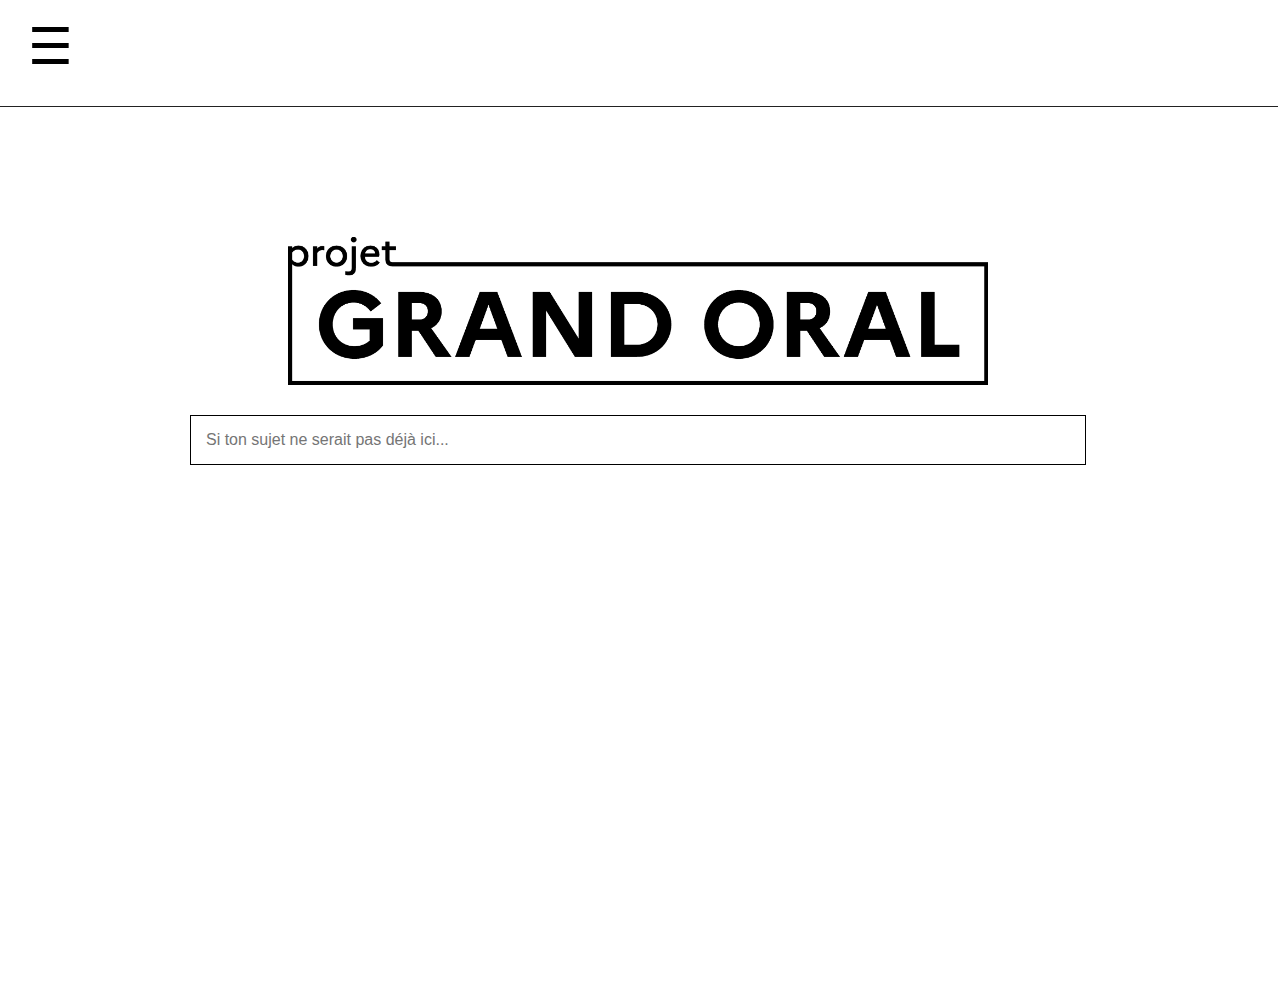
<file: GRANDORAL/index.html>
<!DOCTYPE html>
<html lang="fr">

<head>
    <title>Projet GRAND ORAL</title>
    <meta charset="utf-8">
    <meta name="author" content="mad_iana">
    <link rel="stylesheet" href="main.css">
</head>

<body>
    <header>
        <!-- NAVIGATION https://www.w3schools.com/howto/howto_js_collapse_sidebar.asp -->
        <div id="mySidebar" class="sidebar">
            <a href="javascript:void(0)" class="closebtn" onclick="closeNav()">&times;</a>
            <a href="#">Spécialités</a>
            <a href="#">Années</a>
            <a href="#">À propos</a>
            <a href="#">Resources</a>
        </div>
        <button class="openbtn" onclick="openNav()">
            <a>&#9776</a>
        </button>
    </header>
    <main class="Accueil">
        <div>
            <h1><img src="img/titreHB.png" width="700px"></h1>
            <!-- https://www.geeksforgeeks.org/search-bar-using-html-css-and-javascript/ -->
            <input id="searchbar" onkeyup="search_animal()" type="text" name="search" placeholder="Si ton sujet ne serait pas déjà ici...">
        </div>        
    </main>
    <script src="js/sidebar.js"></script>
</body>

</html>
</file>
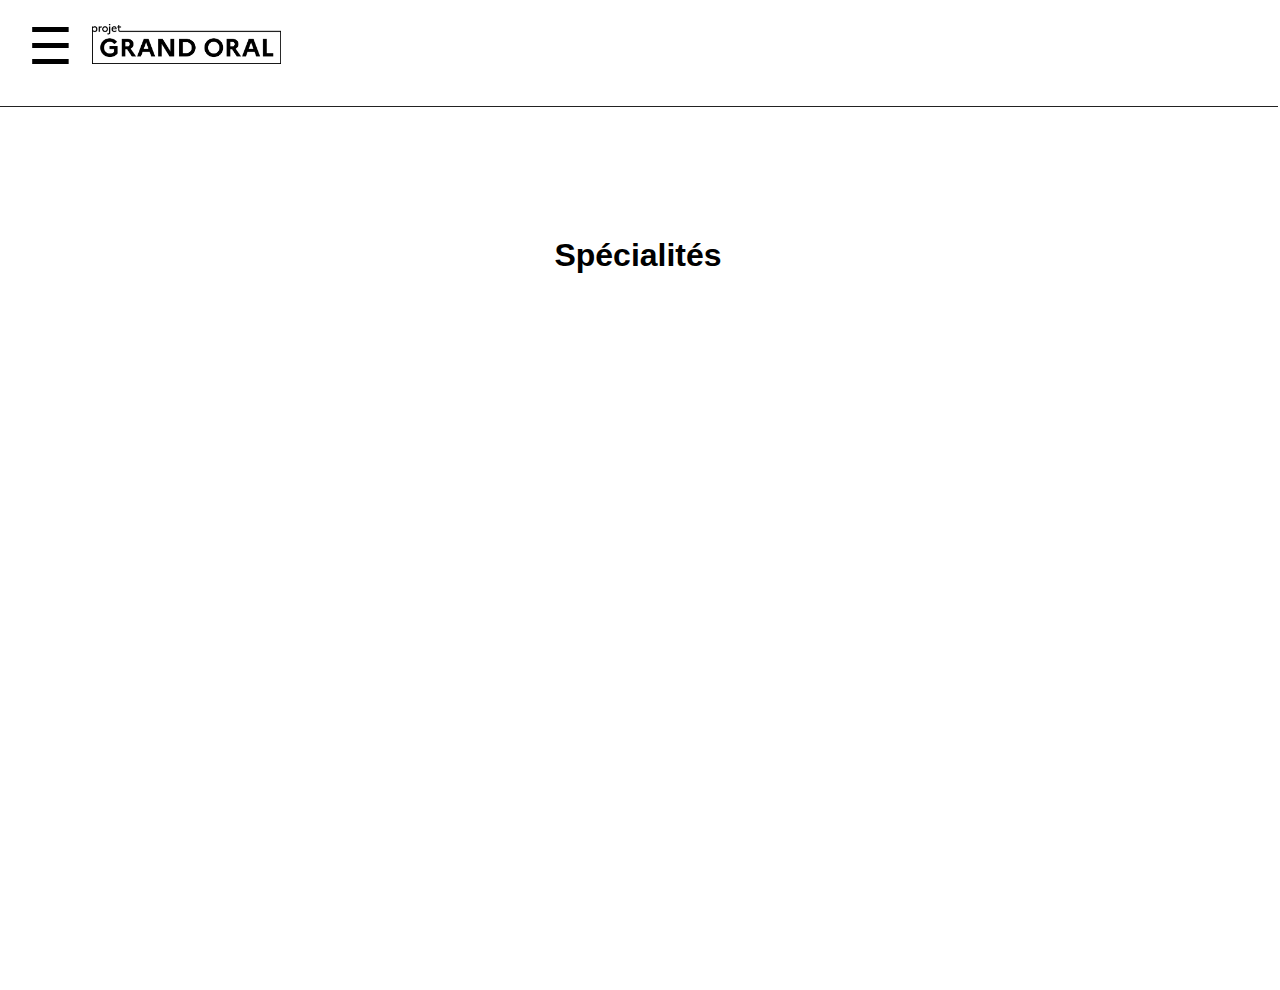
<file: GRANDORAL/SP_GEN.html>
<!DOCTYPE html>
<html lang="fr">

<head>
    <title>Projet GRAND ORAL</title>
    <meta charset="utf-8">
    <meta name="author" content="mad_iana">
    <link rel="stylesheet" href="main.css">
</head>

<body>
    <header class="sp">
        <!-- NAVIGATION https://www.w3schools.com/howto/howto_js_collapse_sidebar.asp -->
        <div id="mySidebar" class="sidebar">
            <a href="javascript:void(0)" class="closebtn" onclick="closeNav()">&times;</a>
            <a href="#">Spécialités</a>
            <a href="#">Années</a>
            <a href="#">À propos</a>
            <a href="#">Resources</a>
        </div>
        <button class="openbtn" onclick="openNav()">
            <a>&#9776</a>
        </button>
        <img src="img/titreHB.png" height="40px">
    </header>
    <main class="Accueil">
        <h1>Spécialités</h1>
    </main>
</body>

</html>
</file>
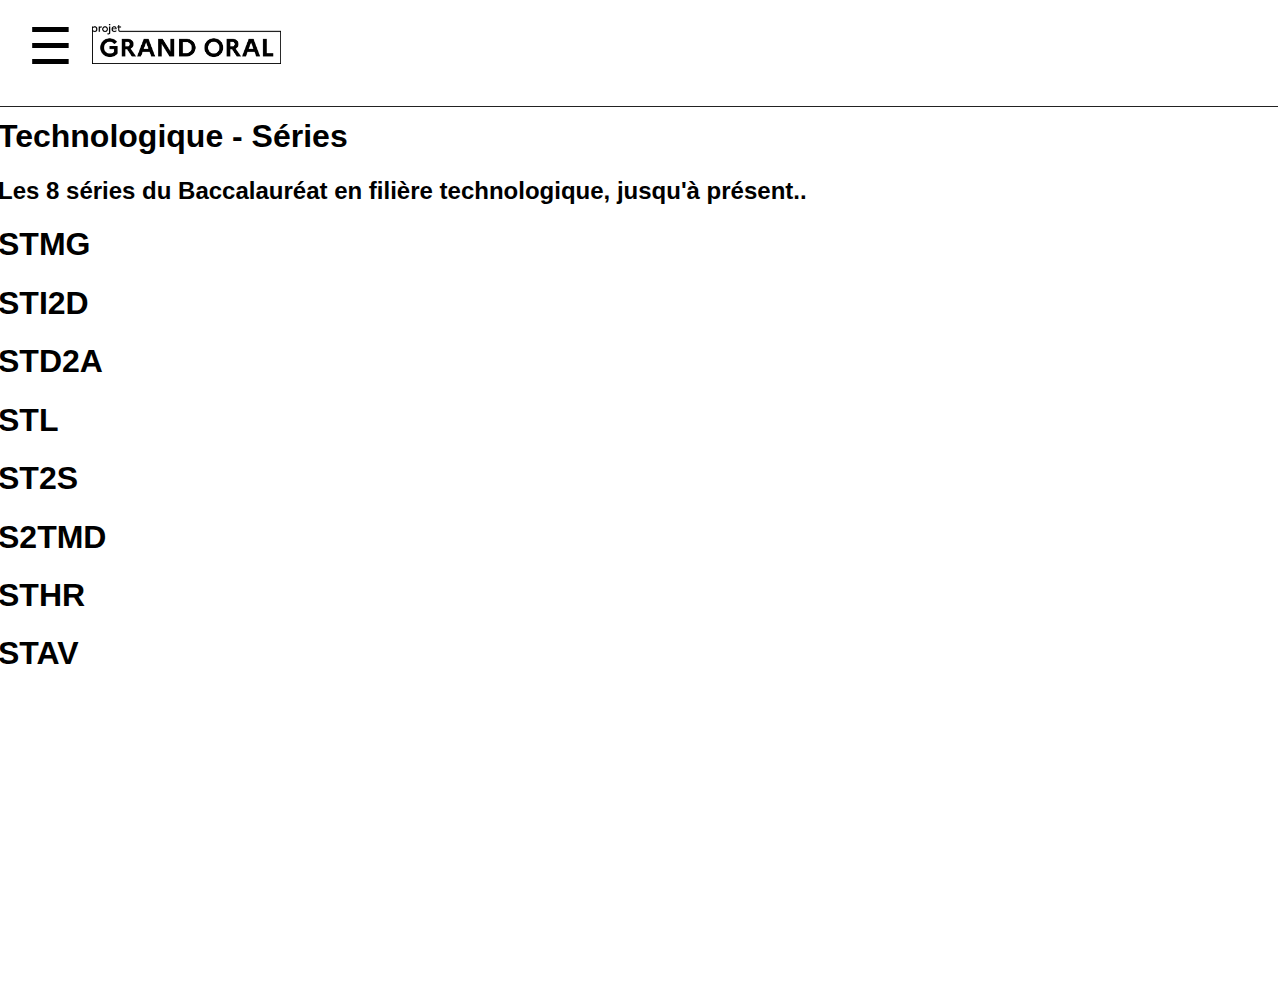
<file: GRANDORAL/SP_TECH.html>
<!DOCTYPE html>
<html lang="fr">

<head>
    <title>Projet GRAND ORAL</title>
    <meta charset="utf-8">
    <meta name="author" content="mad_iana">
    <link rel="stylesheet" href="main.css">
</head>

<body>
    <header class="sp">
        <!-- NAVIGATION https://www.w3schools.com/howto/howto_js_collapse_sidebar.asp -->
        <div id="mySidebar" class="sidebar">
            <a href="javascript:void(0)" class="closebtn" onclick="closeNav()">&times;</a>
            <a href="#">Spécialités</a>
            <a href="#">Années</a>
            <a href="#">À propos</a>
            <a href="#">Resources</a>
        </div>
        <button class="openbtn" onclick="openNav()">
            <a>&#9776</a>
        </button>
        <img src="img/titreHB.png" height="40px">
    </header>
    <main class="Filière">
        <h1>Technologique - Séries</h1>
        <h2>Les 8 séries du Baccalauréat en filière technologique, jusqu'à présent..</h2>
        <div id="container" class="galerie">
            <div class="spe" id="stmg"><h1>STMG</h1></div>
            <div class="spe" id="sti2d"><h1>STI2D</h1></div>
            <div class="spe" id="std2a"><h1>STD2A</h1></div>
            <div class="spe" id="stl"><h1>STL</h1></div>
            <div class="spe" id="st2s"><h1>ST2S</h1></div>
            <div class="spe" id="s2tmd"><h1>S2TMD</h1></div>
            <div class="spe" id="sthr"><h1>STHR</h1></div>
            <div class="spe" id="stav"><h1>STAV</h1></div>
        </div>
    </main><script src="js/sidebar.js"></script>
</body>

</html>
</file>
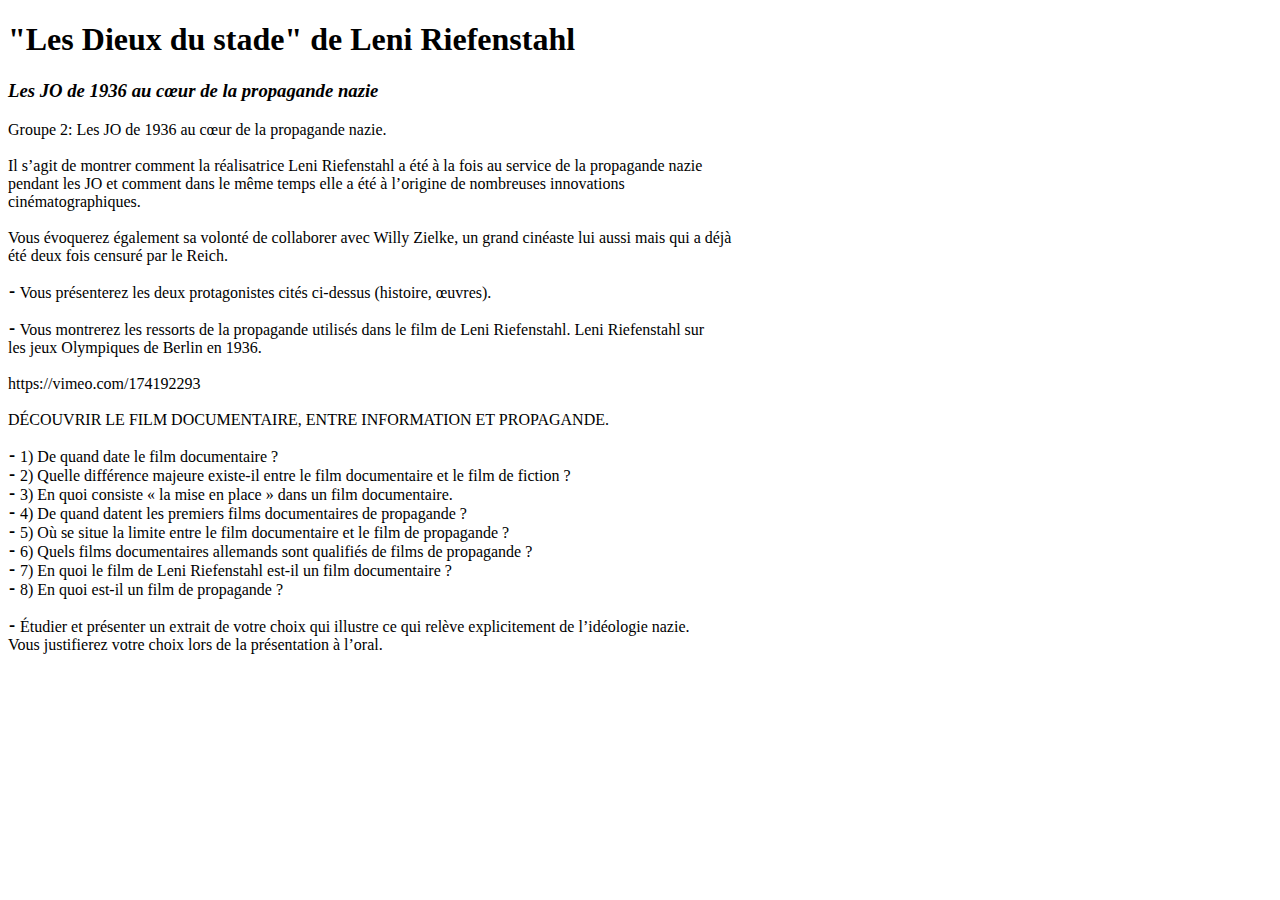
<file: JO 1936/consigne.html>
<!DOCTYPE html>
<html lang="fr">

<head>
    <meta charset="UTF-8">
    <title>JO 1936</title>
</head>

<body>
    <h1>"Les Dieux du stade" de Leni Riefenstahl</h1>
    <h3><i>Les JO de 1936 au cœur de la propagande nazie</i></h3>
    <div name="CONSIGNE">
        Groupe 2: Les JO de 1936 au cœur de la propagande nazie.<br>
        <br>
        Il s’agit de montrer comment la réalisatrice Leni Riefenstahl a été à la fois au service de la propagande nazie<br>
        pendant les JO et comment dans le même temps elle a été à l’origine de nombreuses innovations<br>
        cinématographiques.<br>
        <br>
        Vous évoquerez également sa volonté de collaborer avec Willy Zielke, un grand cinéaste lui aussi mais qui a déjà<br>
        été deux fois censuré par le Reich.<br>
        <br>
        ⁃ Vous présenterez les deux protagonistes cités ci-dessus (histoire, œuvres).<br>
        <br>
        ⁃ Vous montrerez les ressorts de la propagande utilisés dans le film de Leni Riefenstahl. Leni Riefenstahl sur<br>
        les jeux Olympiques de Berlin en 1936.<br>
        <br>
        https://vimeo.com/174192293<br>
        <br>
        DÉCOUVRIR LE FILM DOCUMENTAIRE, ENTRE INFORMATION ET PROPAGANDE.<br>
        <br>
        ⁃ 1) De quand date le film documentaire ?<br>
        ⁃ 2) Quelle différence majeure existe-il entre le film documentaire et le film de fiction ?<br>
        ⁃ 3) En quoi consiste « la mise en place » dans un film documentaire.<br>
        ⁃ 4) De quand datent les premiers films documentaires de propagande ?<br>
        ⁃ 5) Où se situe la limite entre le film documentaire et le film de propagande ?<br>
        ⁃ 6) Quels films documentaires allemands sont qualifiés de films de propagande ?<br>
        ⁃ 7) En quoi le film de Leni Riefenstahl est-il un film documentaire ?<br>
        ⁃ 8) En quoi est-il un film de propagande ?<br>
        <br>
        ⁃ Étudier et présenter un extrait de votre choix qui illustre ce qui relève explicitement de l’idéologie nazie.<br>
        Vous justifierez votre choix lors de la présentation à l’oral.<br>
    </div>
</body>

</html>
</file>
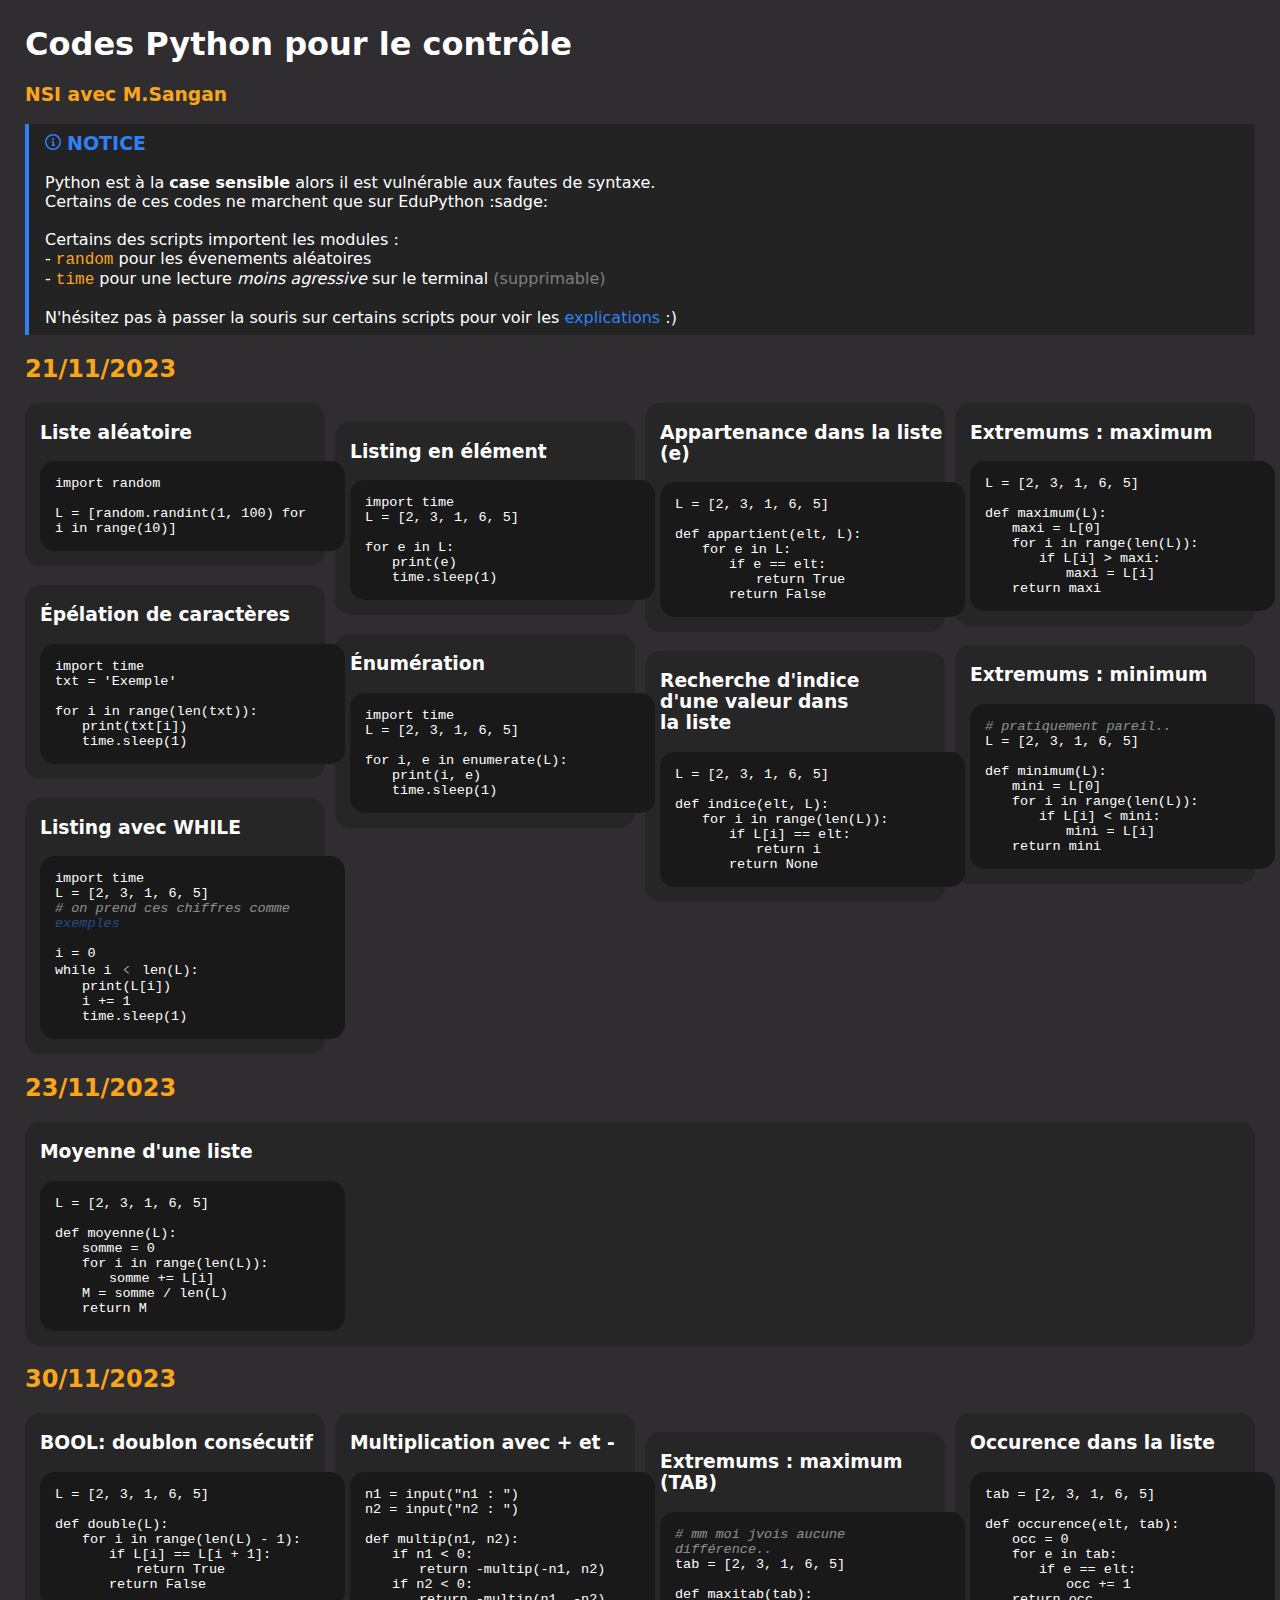
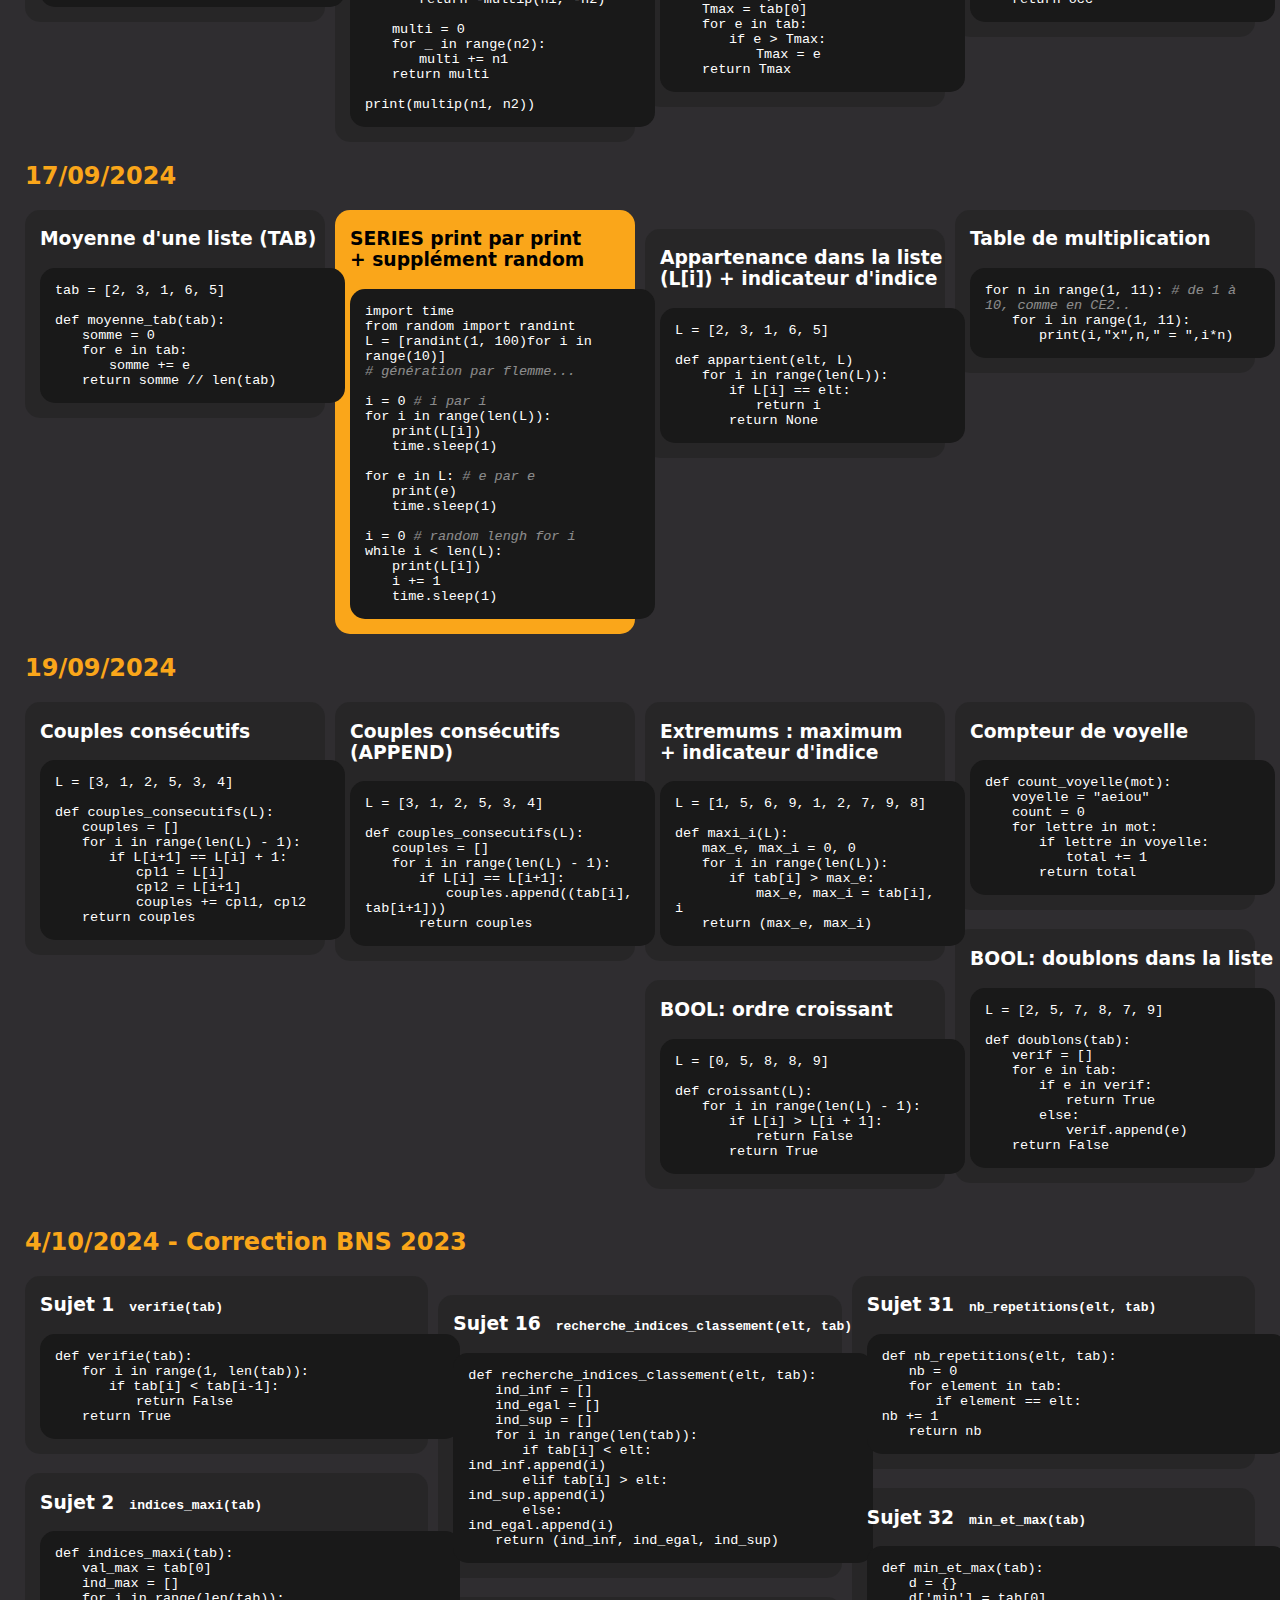
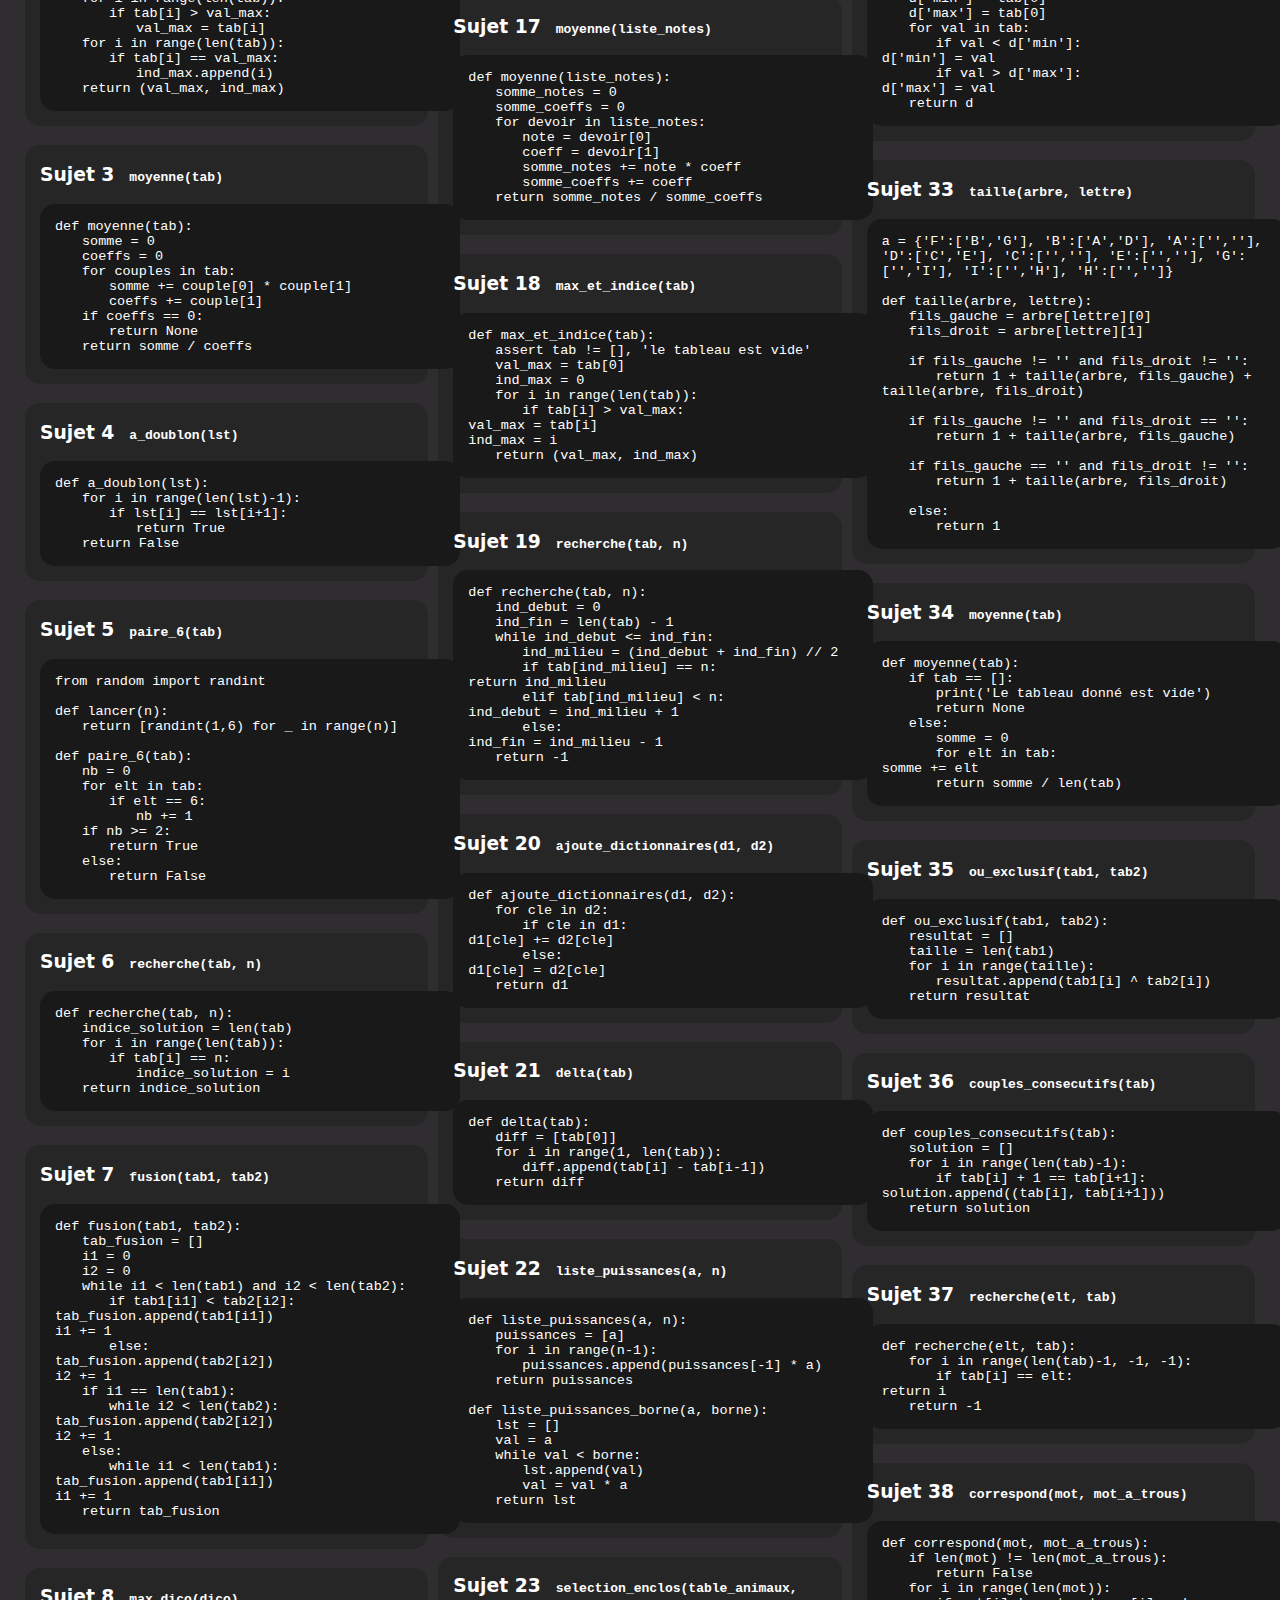
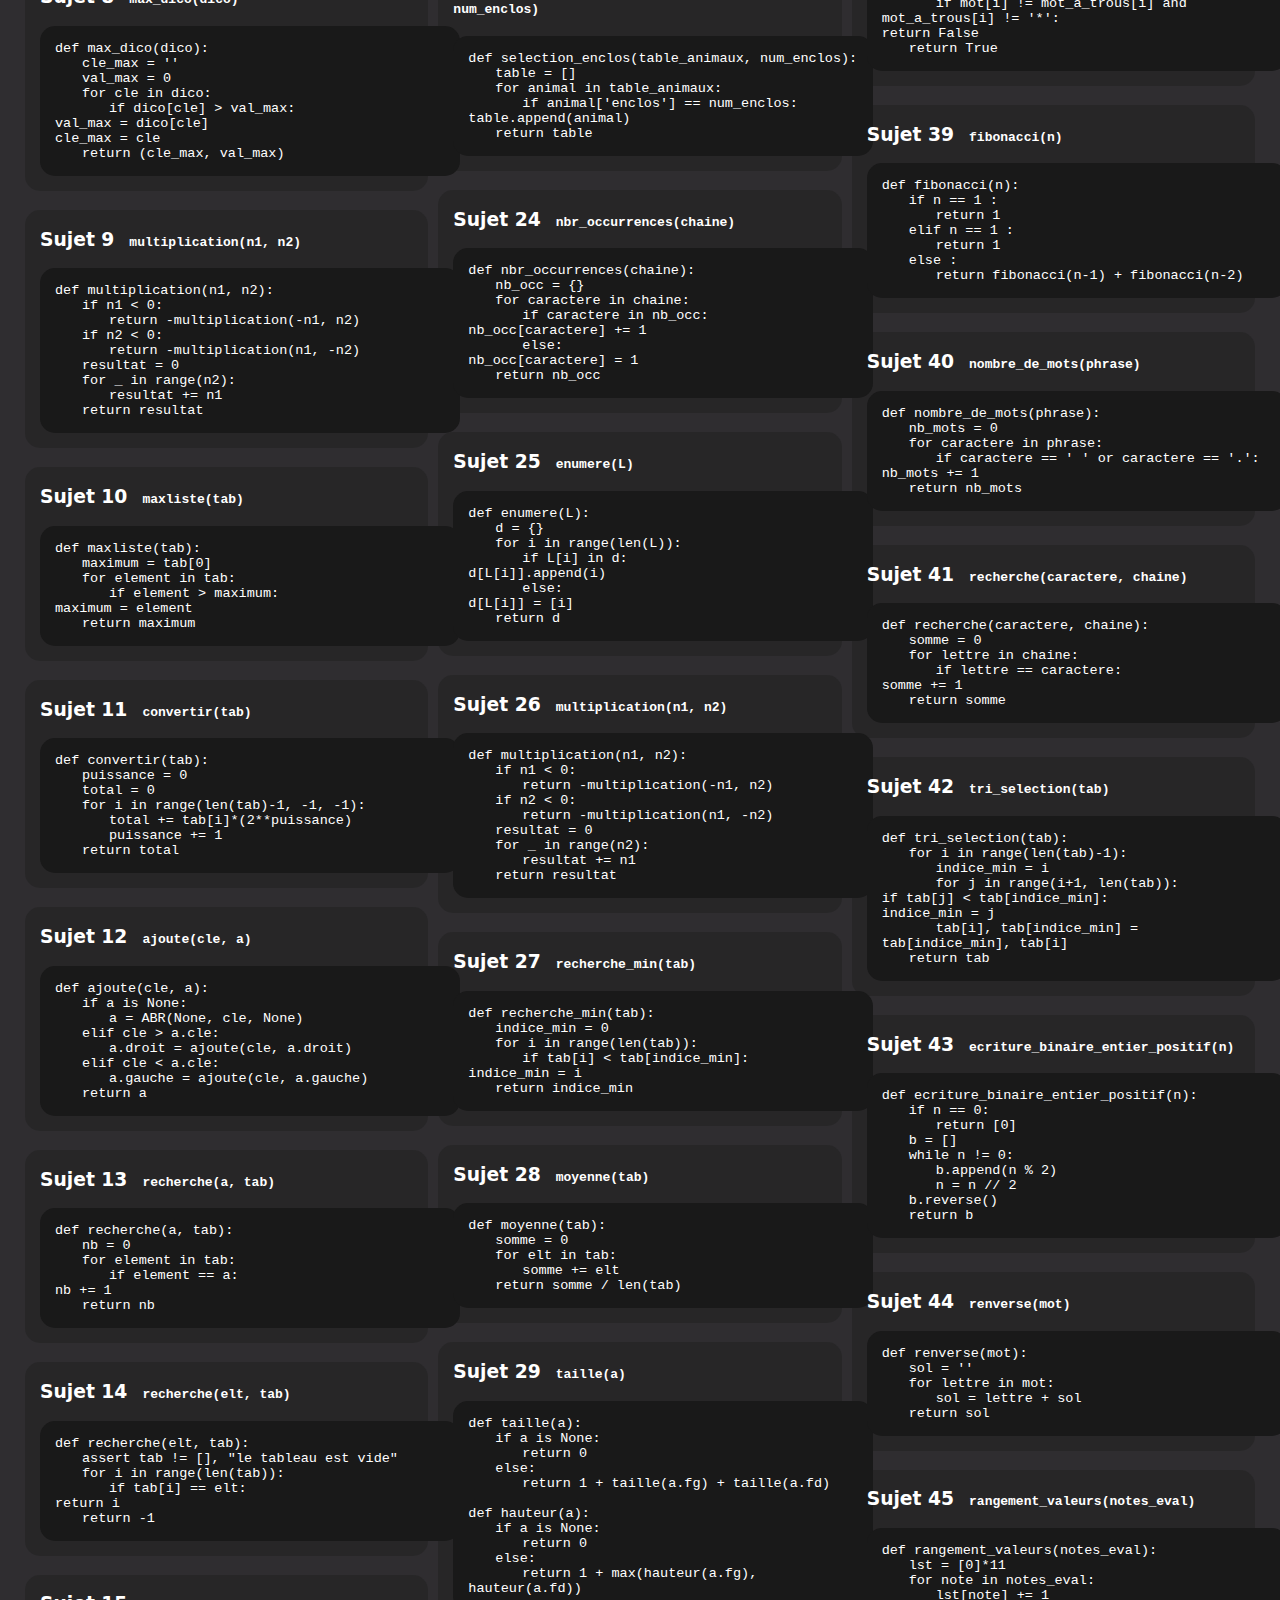
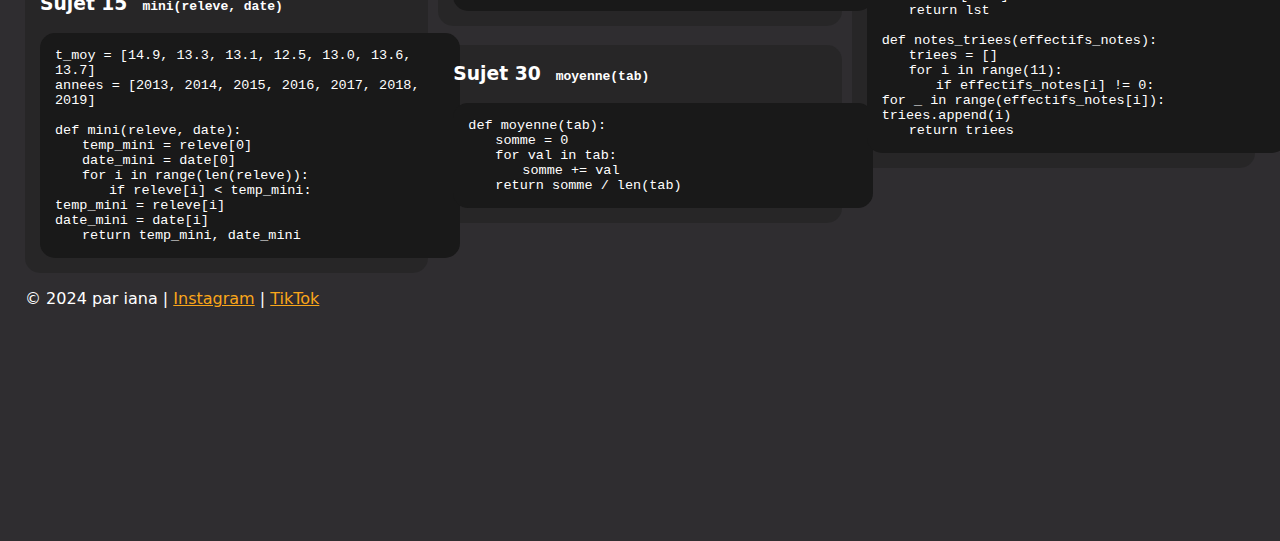
<file: NSI Algos/Algorithmes.html>
<!DOCTYPE html>
<html>

<head>
    <meta charset="UTF-8">
    <meta name="viewport" content="width=device-width, initial-scale=1">
    <meta name="author" content="Diana N.">
    <title>Algos :3</title>
    <style>
        body {
            background-color: #2f2d30;
            color: white;
            font-family: -apple-system, system-ui, "SDK_JP_Web-Heavy", "HYWenHei 85W"
                /*police perso sry*/
                , "Century Gothic", sans-serif;
            margin: 25px;
            --clr: #faa61a
        }

        code {
            font-size: large
        }

        h2 {
            color: var(--clr)
        }

        .notice {
            --notice-clr: #2f81f7;
            padding: 0.5rem 1rem;
            margin-bottom: 16px;
            border-left: 4px solid var(--notice-clr);
            background-color: #232323;

            .notice-title {
                color: var(--notice-clr);
                fill: #2f81f7;
                font-size: 19px;
            }
        }

        .date{
            column-count: 4;
            column-gap: 10px;

            h2 {
                width: auto
            }
        }
        .date_sujets {
            column-count: 3;
            column-gap: 10px;
            .exemple {
                width: 420px;
                display: inline-flexbox;
            }
        }

        .fonction {
            display: grid;
            grid-template-columns: repeat(4, 1fr);
            grid-auto-flow: row;
            background-color: #232323a6;
            --border-radius: 15px;
            border-radius: var(--border-radius);
            break-inside: avoid
        }

        .exemple {
            grid-row: 1 / -1;
            grid-column: 1;
            margin: auto 15px 15px;
            display: inline-block;
            width: 305px;
        }.exemple .sujet {
                padding-left: 15px;
                font-size: initial;
                font-family: monospace;
            }

        /* TOOLTIP */
        .tooltip {
            position: relative;
            display: inline-block;

            .tooltiptxt {
                visibility: hidden;
                background-color: #2f81f7EE;
                color: black;
                text-align: center;
                border-radius: 6px;
                padding: 5px 5px;

                min-width: 100px;
                max-width: 150px;
                bottom: 110%;
                left: 50%;
                margin-left: -70%;
                /* Use half of the width (120/2 = 60), to center the tooltip */

                position: absolute;
                z-index: 1;
            }
        }

        /* TOOLTIP :hover */
        .tooltip:hover {
            background-color: rgba(48, 131, 248, 0.40)
        }

        .tooltip:hover .tooltiptxt {
            visibility: visible
        }

        .copy {
            width: fit-content;
            cursor: context-menu
        }

        /* Code - espacement tab*/
        .tab {
            margin-left: 2em
        }

        .tab2 {
            margin-left: 4em
        }

        .code {
            font-size: 13.5px;
            background-color: #191919;
            padding: 15px 15px;
            border-radius: var(--border-radius);
            font-family: monospace;

            .comments {
                opacity: 50%;
                font-style: italic;
            }
        }

        .module {
            color: var(--clr)
        }
        footer a:any-link { color: var(--clr);}
        /* code clr */
    </style>
</head>

<body>
    <header>
        <h1>Codes Python pour le contrôle</h1>
        <h3 style="color: var(--clr);">NSI avec M.Sangan</h3>
        <p class="notice">
            <span class="notice-title">
                <svg width="16" height="16">
                    <path
                        d="M0 8a8 8 0 1 1 16 0A8 8 0 0 1 0 8Zm8-6.5a6.5 6.5 0 1 0 0 13 6.5 6.5 0 0 0 0-13ZM6.5 7.75A.75.75 0 0 1 7.25 7h1a.75.75 0 0 1 .75.75v2.75h.25a.75.75 0 0 1 0 1.5h-2a.75.75 0 0 1 0-1.5h.25v-2h-.25a.75.75 0 0 1-.75-.75ZM8 6a1 1 0 1 1 0-2 1 1 0 0 1 0 2Z">
                    </path>
                </svg> <b>NOTICE</b>
            </span><br><br>
            Python est à la <b>case sensible</b> alors il est vulnérable aux fautes de syntaxe.<br>
            Certains de ces codes ne marchent que sur EduPython :sadge: <br>
            <br>
            Certains des scripts importent les modules :<br>
            - <code class="module">random</code> pour les évenements aléatoires<br>
            - <code class="module">time</code> pour une lecture <i>moins agressive</i> sur le terminal <span
                style="opacity: 40%;">(supprimable)</span>
            <br><br>
            N'hésitez pas à passer la souris sur certains scripts pour voir les <span
                style="color: #2f81f7;">explications</span> :)
        </p>
    </header>
    <main>
        <h2>21/11/2023</h2>
        <div class="date">
            <span class="fonction">
                <div class="exemple">
                    <h3 id="list_random" class="copy">Liste aléatoire</h3>
                    <div class="code">
                        <span class="tooltip">import random
                            <span class="tooltiptxt">"On importe le module <b>random</b>."</span>
                        </span><br><br>
                        <span class="tooltip">L
                            <span class="tooltiptxt" style="width: 170px;">
                                <u>Attribut <b>L</b></u><br>
                                Ici L est une <b>liste</b> (crochets contenant des valeurs)
                            </span>
                        </span> =
                        [<span class="tooltip">random.
                            <span class="tooltiptxt">"Depuis <b>random</b>,.."</span>
                        </span><span class="tooltip">randint(1, 100)
                            <span class="tooltiptxt"><b>randint</b> choisit au hasard des entiers entre 1 et 100</span>
                        </span>
                        <span class="tooltip">for
                            <span class="tooltiptxt" style="margin-left: -55px;">
                                <u>Boucle <b>for</b></u><br>
                                "Pour [...] en [...]:~"
                            </span></span> <span class="tooltip">i in range(10)
                            <span class="tooltiptxt">randint choisit <b>10</b> nombres au hasard</span>
                        </span>]
                    </div>
                </div>
            </span><br>
            <span class="fonction">
                <div class="exemple">
                    <h3 id="epel" class="copy">Épélation de caractères</h3>
                    <div class="code">
                        <span class="tooltip">import time<span class="tooltiptxt">"On importe le module
                                <b>time</b>."</span></span><br>
                        <span class="tooltip">txt<span class="tooltiptxt" style="width: 170px;">
                                <u>Attribut <b>txt</b></u><br>
                                Ici L est une <b>chaîne de caractères</b> (guillemets)</span>
                        </span> = 'Exemple'<br>
                        <br>
                        <span class="tooltip">for i in<span class="tooltiptxt">"Pour chaque lettre
                                dans..."</span></span> range(<span class="tooltip">len(txt)<span
                                class="tooltiptxt"><u>taille de <b>txt</b></u><br>
                                <b>len</b> s'adapte à toute nouvelle attribution de <b>txt</b></span></span>):<br>
                        <span class="tab"><span class="tooltip">print<span class="tooltiptxt">affiche dans le
                                    terminal</span></span>(<span class="tooltip">txt[i]<span class="tooltiptxt">
                                    <u>"CETTE lettre depuis <b>txt</b>"</u>
                                    <br>après l'affichage de la lettre, <b>i</b> bascule à la
                                    suivante</span></span>)</span><br>
                        <span class="tab"><span class="tooltip" style=".tooltip:hover {color: var(--clr);}">time.<span
                                    class="tooltiptxt">"Depuis <b>time</b>,.."</span></span><span
                                class="tooltip">sleep(1)<span class="tooltiptxt">le terminal respire pour <b>1</b>
                                    sec.</span></span>
                    </div>
                </div>
            </span><br>
            <span class="fonction">
                <div class="exemple">
                    <h3 id="list_while" class="copy">Listing avec <b>WHILE</b></h3>
                    <div class="code">
                        import time<br>
                        L = [2, 3, 1, 6, 5]<br>
                        <span class="comments">
                            # on prend ces chiffres comme <span style="color: #2f81f7;">exemples</span>
                        </span><br><br>
                        <span class="tooltip">i = 0
                            <span class="tooltiptxt">mise en<br>place du<br>compteur de caractère</span>
                        </span><br>
                        <span class="tooltip">while i ﹤ len(L):
                            <span class="tooltiptxt">"Tant que <b>i</b> est + petit que la <b>taille de L</b>.."</span>
                        </span><br>
                        <span class="tab">print(L[i])</span><br>
                        <span class="tab">
                            <span class="tooltip">i += 1
                                <span class="tooltiptxt">bascule le compteur à la lettre suivante</span>
                            </span>
                        </span><br>
                        <span class="tab">time.sleep(1)</span>
                    </div>
                </div>
            </span><br>
            <span class="fonction">
                <div class="exemple">
                    <h3 id="list_e" class="copy">Listing en élément</h3>
                    <div class="code">
                        import time<br>
                        L = [2, 3, 1, 6, 5]<br>
                        <br>
                        for <span class="tooltip">e in L
                            <span class="tooltiptxt" style="width: max-content">
                                <u>Attribut <b>e</b></u><br>
                                <b>e</b> aura la valeur de chaque élément dans la liste<br>
                                <b>in L</b> analyse déjà la taille de <b>L</b>
                            </span>
                        </span>:<br>
                        <span class="tab">print(e)</span><br>
                        <span class="tab">time.sleep(1)</span>
                    </div>
                </div>
            </span><br>
            <span class="fonction">
                <div class="exemple">
                    <h3 id="enumerate" class="copy">Énumération</h3>
                    <div class="code">
                        import time<br>
                        L = [2, 3, 1, 6, 5]<br>
                        <br>
                        for <span class="tooltip">i, e
                            <span class="tooltiptxt">l'<b>i</b>ndex avec sa valeur correspondante</span>
                        </span> in <span class="tooltip">enumerate(L)
                            <span class="tooltiptxt">lit tous les indices et valeurs un par un</span>
                        </span>:<br>
                        <span class="tab">print(i, e)</span><br>
                        <span class="tab">time.sleep(1)</span>
                    </div>
                </div>
            </span><br>
            <span class="fonction">
                <div class="exemple">
                    <h3 id="bool_inlist" class="copy">Appartenance dans la liste <b>(e)</b></h3>
                    <div class="code">
                        L = [2, 3, 1, 6, 5]<br>
                        <br>
                        <span class="tooltip">def appartient
                            <span class="tooltiptxt"><b>fonction</b> qu'on l'appelle 'appartient()'</span>
                        </span>(<span class="tooltip">elt
                            <span class="tooltiptxt" style="width: 200px;">
                                Attribut <b>elt</b> qu'on va définir directement sur le terminal<br>
                                > appartient(<i style="color: #fff;">3</i>, L)<br>
                                Ici, elt = <i style="color: #fff;">3</i>
                            </span>
                        </span>, <span class="tooltip">L
                            <span class="tooltiptxt">"Cherche <i style="color: #fff;">3</i> dans cette
                                <b>liste</b>."</span>
                        </span>):<br>
                        <span class="tab">for e in L:</span><br>
                        <span class="tab2"><span class="tooltip">if e
                                <span class="tooltiptxt">"Si cet élément(<b>e</b>) dans la liste.."</span>
                            </span> <span class="tooltip">== elt:
                                <span class="tooltiptxt">"..correspond(<b>=</b>) à celui qu'on
                                    cherche(<b>elt</b>):"</span>
                            </span></span><br>
                        <span style="margin-left: 6em;"><span class="tooltip">return True
                                <span class="tooltiptxt">"Répond <b>Vrai</b>."</span>
                            </span></span><br>
                        <span class="tab2"><span class="tooltip">return False
                                <span class="tooltiptxt">"Sinon, répond <b>Faux</b>."</span>
                            </span></span>
                    </div>
                </div>
            </span><br>
            <span class="fonction">
                <div class="exemple">
                    <h3 id="indice" class="copy">Recherche d'indice<br>d'une valeur dans<br>la liste</h3>
                    <div class="code">
                        L = [2, 3, 1, 6, 5]<br>
                        <br>
                        def indice(elt, L):<br>
                        <span class="tab">for i in range(len(L)):</span><br>
                        <span class="tab2"><span class="tooltip">if L[i]<span class="tooltiptxt">"Si la valeur dans la
                                    liste tirée par l'indice(<b>i</b>).."
                                </span></span> == elt:</span><br>
                        <span style="margin-left: 6em;"><span class="tooltip">return i<span class="tooltiptxt">"Affiche
                                    l'<b>indice</b> de cette valeur."</span></span></span><br>
                        <span class="tab2"><span class="tooltip">return None<span class="tooltiptxt"><b>None</b> pour
                                    indiquer que cette valeur n'existe pas dans<br>la liste</span></span></span>
                    </div>
                </div>
            </span><br>
            <span class="fonction">
                <div class="exemple">
                    <h3 id="maxi" class="copy">Extremums : maximum</h3>
                    <div class="code">
                        L = [2, 3, 1, 6, 5]<br>
                        <br>
                        def maximum(L):<br>
                        <span class="tab">maxi = <span class="tooltip">L[0]<span class="tooltiptxt">première valeur de
                                    la liste, valeur <b>initiale</b> pour comparer à la suite</span></span><br>
                            <span class="tab">for i in range(len(L)):<br>
                                <span class="tab2">if L[i] <span class="tooltip">> maxi<span class="tooltiptxt">"..est
                                            supérieur à <b>maxi</b>:"</span></span>:</span><br>
                                <span style="margin-left: 6em;"><span class="tooltip">maxi = L[i]<span
                                            class="tooltiptxt">la valeur de l'indice compté prend la place<br>de
                                            <b>maxi</b></span></span></span><br>
                                <span class="tab"><span class="tooltip">return maxi<span class="tooltiptxt">Affiche le
                                            maximum(<b>maxi</b>) de cette liste</span></span></span>
                    </div>
                </div>
            </span><br>
            <span class="fonction">
                <div class="exemple">
                    <h3 id="mini" class="copy">Extremums : minimum</h3>
                    <div class="code">
                        <i style="opacity: 50%;"># pratiquement pareil..</i><br>
                        L = [2, 3, 1, 6, 5]<br>
                        <br>
                        def minimum(L):<br>
                        <span class="tab">mini = L[0]<br>
                            <span class="tab">for i in range(len(L)):<br>
                                <span class="tab2">if L[i] <span class="tooltip">
                                        < mini<span class="tooltiptxt">"..est inférieur à <b>mini</b>:"
                                    </span></span>:</span><br>
                            <span style="margin-left: 6em;">mini = L[i]</span><br>
                            <span class="tab">return mini</span>
                    </div>
                </div>
            </span>
        </div>
        <h2>23/11/2023</h2>
        <span class="fonction">
            <div class="exemple">
                <h3 id="moyenne" class="copy">Moyenne d'une liste</h3>
                <div class="code">
                    L = [2, 3, 1, 6, 5]<br>
                    <br>
                    def moyenne(L):<br>
                    <span class="tab">somme = 0<br>
                        <span class="tab"><span class="tooltip">for i in range(len(L)):<br>
                                <span class="tab">somme += L[i]<span class="tooltiptxt"><b>somme</b> est la
                                        somme(<b>+=</b>) des valeurs de<br>la liste</span></span></span><br>
                            <span class="tab">M = <span class="tooltip">somme / len(L)<span
                                        class="tooltiptxt">L[0]+L[1]+...L[i]<br>────────────────<br>len(L)</span></span></span><br>
                            <span class="tab">return M</span>
                </div>
            </div>
        </span>
        <h2>30/11/2023</h2>
        <div class="date">
            <span class="fonction">
                <div class="exemple">
                    <h3 id="bool_double" class="copy"><b>BOOL</b>: doublon consécutif</h3>
                    <div class="code">
                        L = [2, 3, 1, 6, 5]<br>
                        <br>
                        def double(L):<br>
                        <span class="tab">for i in range(len(L) <span class="tooltip">- 1
                                <span class="tooltiptxt"><b>-1</b> puisqu'on s'arrète à L[-1]</span></span>):
                        </span><br>
                        <span class="tab2"><span class="tooltip">if L[i] == L[i + 1]:
                                <span class="tooltiptxt">"Si la valeur actuelle correspond à la suivante:"</span></span>
                        </span><br>
                        <span class="tab2"><span class="tab">return True</span></span><br>
                        <span class="tab2">return False</span>
                    </div>
                </div>
            </span><br>
            <span class="fonction">
                <div class="exemple">
                    <h3 id="multi" class="copy">Multiplication avec <b>+</b> et <b>-</b></h3>
                    <div class="code">
                        n1 = <span class="tooltip">input("n1 : ")
                            <span class="tooltiptxt">permet d'insérer la valeur direct sur le terminal</span>
                        </span><br>
                        n2 = input("n2 : ")<br>
                        <br>
                        def multip(n1, n2):<br>
                        <span class="tab"><span class="tooltip">
                                if n1 < 0: <br>
                                    <span class="tab">return -multip(-n1, n2)</span><br>
                                    if n2 < 0: <br>
                                        <span class="tab">return -multip(n1, -n2)</span>
                                        <span class="tooltiptxt">pour le cas des nombres négatifs</span>
                            </span></span><br><br>
                        <span class="tab">multi = 0</span><br>
                        <span class="tab">for _ in range(n2):</span><br>
                        <span class="tab2">multi += n1</span><br>
                        <span class="tab">return multi</span><br>
                        <br>
                        print(multip(n1, n2))
                    </div>
                </div>
            </span><br>
            <span class="fonction">
                <div class="exemple">
                    <h3 id="maxi_tab" class="copy">Extremums : maximum (<b>TAB</b>)</h3>
                    <div class="code">
                        <i style="opacity: 50%;"># mm moi jvois aucune différence..</i><br>
                        tab = [2, 3, 1, 6, 5]<br>
                        <br>
                        def maxitab(tab):<br>
                        <span class="tab">Tmax = tab[0]</span><br>
                        <span class="tab">for e in tab:</span><br>
                        <span class="tab2">if e > Tmax:</span><br>
                        <span style="margin-left: 6em;">Tmax = e</span><br>
                        <span class="tab">return Tmax</span>
                    </div>
                </div>
            </span><br>
            <span class="fonction">
                <div class="exemple">
                    <h3 id="occurence" class="copy">Occurence dans la liste</h3>
                    <div class="code">
                        tab = [2, 3, 1, 6, 5]<br>
                        <br>
                        def occurence(elt, tab):<br>
                        <span class="tab">occ = 0</span><br>
                        <span class="tab">for e in tab:</span><br>
                        <span class="tab2">if e == elt:</span><br>
                        <span style="margin-left: 6em;">occ += 1</span><br>
                        <span class="tab">return occ</span>
                    </div>
                </div>
            </span>
        </div>
        <h2>17/09/2024</h2>
        <div class="date">
            <span class="fonction">
                <div class="exemple">
                    <h3 id="moyenne_tab" class="copy">Moyenne d'une liste (<b>TAB</b>)</h3>
                    <div class="code">
                        tab = [2, 3, 1, 6, 5]<br>
                        <br>
                        def moyenne_tab(tab):<br>
                        <span class="tab">somme = 0</span><br>
                        <span class="tab"><span class="tooltip">for e in tab:<br>
                                <span class="tooltiptxt">"Pour chaque valeur(<b>e</b>) dans la liste(<b>tab</b>)"</span>
                            </span><br>
                            <span class="tab2">somme += e</span><br>
                            <span class="tab"><span class="tooltip">return somme // len(tab)
                                    <span class="tooltiptxt">renvoie directement le resultat sans passer par la variable
                                        M</span>
                                </span></span>
                    </div>
                </div>
            </span><br>
            <span class="fonction" style="background-color: var(--clr);">
                <div class="exemple">
                    <h3 id="p_by_p" class="copy" style="color: black;"><b>SERIES</b> print par print<br>+ supplément
                        random</h3>
                    <div class="code">
                        import time<br>
                        from random import <span class="tooltip">randint
                            <span class="tooltiptxt" style="max-width: 500px; width: 250px; left: -33%;">
                                <u><b>randint()</b></u><br>
                                fonction du module <b>random</b><br>
                                si l'on importe seulement<br>
                                le module, il faut alors
                                <b>random.randint()</b>
                            </span>
                        </span><br>
                        L = [randint(1, 100)for i in range(10)]<br>
                        <span class="comments"># génération par flemme...</span><br><br>
                        i = 0 <span class="comments"># i par i</span><br>
                        for i in range(len(L)):<br>
                        <span class="tab">print(L[i])</span><br>
                        <span class="tab">time.sleep(1)</span><br>
                        <br>
                        for e in L: <span class="comments"># e par e</span><br>
                        <span class="tab">print(e)</span><br>
                        <span class="tab">time.sleep(1)</span><br>
                        <br>
                        i = 0 <span class="comments"># random lengh for i</span><br>
                        while i < len(L):<br>
                            <span class="tab">print(L[i])</span><br>
                            <span class="tab">i += 1</span><br>
                            <span class="tab">time.sleep(1)</span><br>
                    </div>
                </div>
            </span><br>
            <span class="fonction">
                <div class="exemple">
                    <h3 id="bool_i" class="copy">Appartenance dans la liste <b>(L[i])</b> + indicateur d'indice</h3>
                    <div class="code">
                        L = [2, 3, 1, 6, 5]<br>
                        <br>
                        def appartient(elt, L)<br>
                        <span class="tab">for i in range(len(L)):</span><br>
                        <span class="tab2">if L[i] == elt:</span><br>
                        <span style="margin-left: 6em;">return i</span><br>
                        <span class="tab2">return None</span>
                    </div>
                </div>
            </span><br>
            <span class="fonction">
                <div class="exemple">
                    <h3 id="multi_table" class="copy">Table de multiplication</h3>
                    <div class="code">
                        for n in range(1, 11): <span class="comments"># de 1 à 10, comme en CE2..</span><br>
                        <span class="tab">for i in range(1, 11):
                            <span class="tab2">print(<span class="tooltip">i,"x",n," = ",i*n<span
                                        class="tooltiptxt">"{i} x {n} = {i*n}"<br>tout ça 100 fois
                                        jcrois..</span></span>)</span>
                        </span>
                    </div>
                </div>
            </span><br>
        </div>
        <h2>19/09/2024</h2>
        <div class="date">
            <span class="fonction">
                <div class="exemple">
                    <h3 id="couples" class="copy">Couples consécutifs</h3>
                    <div class="code">
                        L = [3, 1, 2, 5, 3, 4]<br>
                        <br>
                        def couples_consecutifs(L):<br>
                        <span class="tab"><span class="tooltip">couples = []<span class="tooltiptxt"><i>placeholder</i>
                                    pour la liste de couples trouvés</span></span><br>
                            <span class="tab">for i in range(len(L) - 1):<br>
                                <span class="tab2"><span class="tooltip">if L[i+1] == L[i] + 1
                                        <span class="tooltiptxt">Comme en maths:<br>u<sub>n+1</sub> = u<sub>n</sub> +
                                            1</span>
                                    </span>:<br>
                                    <span class="tab2">
                                        <span class="tab">
                                            <span class="tooltip">cpl1
                                                <span class="tooltiptxt">u<sub>n</sub></span>
                                            </span> = L[i]
                                        </span>
                                    </span><br>
                                    <span class="tab2">
                                        <span class="tab">
                                            <span class="tooltip">cpl2
                                                <span class="tooltiptxt">u<sub>n+1</sub></span>
                                            </span> = L[i+1]
                                        </span>
                                    </span><br>
                                    <span class="tab2">
                                        <span class="tab">couples += <span class="tooltip">cpl1, cpl2
                                                <span class="tooltiptxt" style="width: fit-content;">Le rendu sera en
                                                    <b>tuple</b>:<br>[(cpl1, cpl2), (...)]</span>
                                            </span></span>
                                    </span><br>
                                    <span class="tab">return couples</span>
                    </div>
                </div>
            </span><br>
            <span class="fonction">
                <div class="exemple">
                    <h3 id="couples_append" class="copy">Couples consécutifs (<b>APPEND</b>)</h3>
                    <div class="code">
                        L = [3, 1, 2, 5, 3, 4]<br>
                        <br>
                        def couples_consecutifs(L):<br>
                        <span class="tab">couples = []</span><br>
                        <span class="tab">for i in range(len(L) - 1):</span><br>
                        <span class="tab2">if L[i] == L[i+1]:</span><br>
                        <span class="tab2"><span class="tab">couples<span class="tooltip">.append
                                    <span class="tooltiptxt" style="width: max-content"><u>fonction
                                            <b>append</b></u><br>comme "+=", marche aussi avec les caractères</span>
                                </span>((tab[i], tab[i+1]))</span></span><br>
                        <span class="tab2">return couples</span>
                    </div>
                </div>
            </span><br>
            <span class="fonction">
                <div class="exemple">
                    <h3 id="maxi_i" class="copy">Extremums : maximum<br>+ indicateur d'indice</h3>
                    <div class="code">
                        L = [1, 5, 6, 9, 1, 2, 7, 9, 8]<br>
                        <br>
                        def maxi_i(L):<br>
                        <span class="tab"><span class="tooltip">max_e, max_i = 0, 0
                                <span class="tooltiptxt" style="margin-left: -55px;">raccourci<br>
                                    max_e = 0<br>
                                    max_i = 0<br></span>
                            </span><br>
                            <span class="tab">for i in range(len(L)):<br>
                                <span class="tab2">if tab[i] > max_e:</span><br>
                                <span style="margin-left: 6em;">max_e, max_i =
                                    <span class="tooltip">tab[i]<span class="tooltiptxt"
                                            style="width: max-content; margin-left: -60px;">max_e =
                                            tab[i]</span></span>, <span class="tooltip">i<span class="tooltiptxt"
                                            style="margin-left: -80px;">max_i = i</span></span></span><br>
                                <span class="tab">return (max_e, max_i)</span>
                    </div>
                </div>
            </span><br>
            <span class="fonction">
                <div class="exemple">
                    <h3 id="bool_croissant" class="copy"><b>BOOL</b>: ordre croissant</h3>
                    <div class="code">L = [0, 5, 8, 8, 9]<br><br>
                        def croissant(L):<br>
                        <span class="tab">for i in range(len(L) - 1):</span><br>
                        <span class="tab2">if L[i] > L[i + 1]:</span><br>
                        <span class="tab2">
                            <span class="tab">return False</span>
                        </span><br>
                        <span class="tab2">return True</span>
                    </div>
                </div>
            </span><br>
            <span class="fonction">
                <div class="exemple">
                    <h3 id="count_voyelle" class="copy">Compteur de voyelle</h3>
                    <div class="code">
                        def count_voyelle(mot):<br>
                        <span class="tab">voyelle = <span class="tooltip">"aeiou"
                                <span class="tooltiptxt"
                                    style="margin-left: -140%; width: max-content;">['a','e','i','o','u']</span>
                            </span></span><br>
                        <span class="tab">count = 0</span><br>
                        <span class="tab">for lettre in mot:</span><br>
                        <span class="tab2">if lettre in voyelle:</span><br>
                        <span class="tab2">
                            <span class="tab">total += 1</span>
                        </span><br>
                        <span class="tab2">return total</span>
                    </div>
                </div>
            </span><br>
            <span class="fonction">
                <div class="exemple">
                    <h3 id="bool_doublons" class="copy"><b>BOOL</b>: doublons dans la liste</h3>
                    <div class="code">
                        L = [2, 5, 7, 8, 7, 9]<br><br>
                        def doublons(tab):<br>
                        <span class="tab">verif = []</span><br>
                        <span class="tab">for e in tab:</span><br>
                        <span class="tab2">if e in verif:</span><br>
                        <span class="tab2"><span class="tab">return True</span></span><br>
                        <span class="tab2">else:</span><br>
                        <span class="tab2"><span class="tab">verif.append(e)</span></span><br>
                        <span class="tab">return False</span>
                    </div>
                </div>
            </span><br>
        </div>
        <h2>4/10/2024 - Correction BNS 2023</h2>
        <div class="date_sujets">
            <span class="fonction sujet">
                <div class="exemple">
                    <h3 id="sujet_1" class="copy">Sujet 1<span class="sujet">verifie(tab)</span></h3>
                    <div class="code">
                        def verifie(tab):<br>
                        <span class="tab">for i in range(1, len(tab)):</span><br>
                        <span class="tab2">if tab[i] < tab[i-1]:</span> <br>
                                <span class="tab2"><span class="tab">return False</span></span><br>
                                <span class="tab">return True</span>
                    </div>
                </div>
            </span><br>
            <span class="fonction sujet">
                <div class="exemple">
                    <h3 id="sujet_2" class="copy">Sujet 2<span class="sujet">indices_maxi(tab)</span></h3>
                    <div class="code">
                        def indices_maxi(tab):<br>
                        <span class="tab">val_max = tab[0]</span><br>
                        <span class="tab">ind_max = []</span><br>
                        <span class="tab">for i in range(len(tab)):</span><br>
                        <span class="tab2">if tab[i] > val_max:</span><br>
                        <span class="tab2"><span class="tab">val_max = tab[i]</span></span><br>
                        <span class="tab">for i in range(len(tab)):</span><br>
                        <span class="tab2">if tab[i] == val_max:</span><br>
                        <span class="tab2"><span class="tab">ind_max.append(i)</span></span><br>
                        <span class="tab">return (val_max, ind_max)</span>
                    </div>
                </div>
            </span><br>
            <span class="fonction sujet">
                <div class="exemple">
                    <h3 id="sujet_3" class="copy">Sujet 3<span class="sujet">moyenne(tab)</span></h3>
                    <div class="code">
                        def moyenne(tab):<br>
                        <span class="tab">somme = 0</span><br>
                        <span class="tab">coeffs = 0</span><br>
                        <span class="tab">for couples in tab:</span><br>
                        <span class="tab2">somme += couple[0] * couple[1]</span><br>
                        <span class="tab2">coeffs += couple[1]</span><br>
                        <span class="tab">if coeffs == 0:</span><br>
                        <span class="tab2">return None</span><br>
                        <span class="tab">return somme / coeffs</span>
                    </div>
                </div>
            </span><br>
            <span class="fonction sujet">
                <div class="exemple">
                    <h3 id="sujet_4" class="copy">Sujet 4<span class="sujet">a_doublon(lst)</span></h3>
                    <div class="code">
                        def a_doublon(lst):<br>
                        <span class="tab">for i in range(len(lst)-1):</span><br>
                        <span class="tab2">if lst[i] == lst[i+1]:</span><br>
                        <span class="tab2"><span class="tab">return True</span></span><br>
                        <span class="tab">return False</span>
                    </div>
                </div>
            </span><br>
            <span class="fonction sujet">
                <div class="exemple">
                    <h3 id="sujet_5" class="copy">Sujet 5<span class="sujet">paire_6(tab)</span></h3>
                    <div class="code">
                        from random import randint<br>
                        <br>
                        def lancer(n):<br>
                        <span class="tab">return [randint(1,6) for _ in range(n)]</span><br>
                        <br>
                        def paire_6(tab):<br>
                        <span class="tab">nb = 0</span><br>
                        <span class="tab">for elt in tab:</span><br>
                        <span class="tab2">if elt == 6:</span><br>
                        <span class="tab2"><span class="tab">nb += 1</span></span><br>
                        <span class="tab">if nb >= 2:</span><br>
                        <span class="tab2">return True</span><br>
                        <span class="tab">else:</span><br>
                        <span class="tab2">return False</span>
                    </div>
                </div>
            </span><br>
            <span class="fonction sujet">
                <div class="exemple">
                    <h3 id="sujet_6" class="copy">Sujet 6<span class="sujet">recherche(tab, n)</span></h3>
                    <div class="code">
                        def recherche(tab, n):<br>
                        <span class="tab">indice_solution = len(tab)</span><br>
                        <span class="tab">for i in range(len(tab)):</span><br>
                        <span class="tab2">if tab[i] == n:</span><br>
                        <span class="tab2"><span class="tab">indice_solution = i</span></span><br>
                        <span class="tab">return indice_solution</span>
                    </div>
                </div>
            </span><br>
            <span class="fonction sujet">
                <div class="exemple">
                    <h3 id="sujet_7" class="copy">Sujet 7<span class="sujet">fusion(tab1, tab2)</span></h3>
                    <div class="code">
                        def fusion(tab1, tab2):<br>
                        <span class="tab">tab_fusion = []</span><br>
                        <span class="tab">i1 = 0</span><br>
                        <span class="tab">i2 = 0</span><br>
                        <span class="tab">while i1 < len(tab1) and i2 < len(tab2):</span> <br>
                                <span class="tab2">if tab1[i1] < tab2[i2]:</span> <br>
                                        <span class="tab3">tab_fusion.append(tab1[i1])</span><br>
                                        <span class="tab3">i1 += 1</span><br>
                                        <span class="tab2">else:</span><br>
                                        <span class="tab3">tab_fusion.append(tab2[i2])</span><br>
                                        <span class="tab3">i2 += 1</span><br>
                                        <span class="tab">if i1 == len(tab1):</span><br>
                                        <span class="tab2">while i2 < len(tab2):</span> <br>
                                                <span class="tab3">tab_fusion.append(tab2[i2])</span><br>
                                                <span class="tab3">i2 += 1</span><br>
                                                <span class="tab">else:</span><br>
                                                <span class="tab2">while i1 < len(tab1):</span> <br>
                                                        <span class="tab3">tab_fusion.append(tab1[i1])</span><br>
                                                        <span class="tab3">i1 += 1</span><br>
                                                        <span class="tab">return tab_fusion</span>
                    </div>
                </div>
            </span><br>
            <span class="fonction sujet">
                <div class="exemple">
                    <h3 id="sujet_8" class="copy">Sujet 8<span class="sujet">max_dico(dico)</span></h3>
                    <div class="code">
                        def max_dico(dico):<br>
                        <span class="tab">cle_max = ''</span><br>
                        <span class="tab">val_max = 0</span><br>
                        <span class="tab">for cle in dico:</span><br>
                        <span class="tab2">if dico[cle] > val_max:</span><br>
                        <span class="tab3">val_max = dico[cle]</span><br>
                        <span class="tab3">cle_max = cle</span><br>
                        <span class="tab">return (cle_max, val_max)</span>
                    </div>
                </div>
            </span><br>
            <span class="fonction sujet">
                <div class="exemple">
                    <h3 id="sujet_9" class="copy">Sujet 9<span class="sujet">multiplication(n1, n2)</span></h3>
                    <div class="code">
                        def multiplication(n1, n2):<br>
                        <span class="tab">if n1 < 0:</span> <br>
                                <span class="tab2">return -multiplication(-n1, n2)</span><br>
                                <span class="tab">if n2 < 0:</span> <br>
                                        <span class="tab2">return -multiplication(n1, -n2)</span><br>
                                        <span class="tab">resultat = 0</span><br>
                                        <span class="tab">for _ in range(n2):</span><br>
                                        <span class="tab2">resultat += n1</span><br>
                                        <span class="tab">return resultat</span>
                    </div>
                </div>
            </span><br>
            <span class="fonction sujet">
                <div class="exemple">
                    <h3 id="sujet_10" class="copy">Sujet 10<span class="sujet">maxliste(tab)</span></h3>
                    <div class="code">
                        def maxliste(tab):<br>
                        <span class="tab">maximum = tab[0]</span><br>
                        <span class="tab">for element in tab:</span><br>
                        <span class="tab2">if element > maximum:</span><br>
                        <span class="tab3">maximum = element</span><br>
                        <span class="tab">return maximum</span>
                    </div>
                </div>
            </span><br>
            <span class="fonction sujet">
                <div class="exemple">
                    <h3 id="sujet_11" class="copy">Sujet 11<span class="sujet">convertir(tab)</span></h3>
                    <div class="code">
                        def convertir(tab):<br>
                        <span class="tab">puissance = 0</span><br>
                        <span class="tab">total = 0</span><br>
                        <span class="tab">for i in range(len(tab)-1, -1, -1):</span><br>
                        <span class="tab2">total += tab[i]*(2**puissance)</span><br>
                        <span class="tab2">puissance += 1</span><br>
                        <span class="tab">return total</span>
                    </div>
                </div>
            </span><br>
            <span class="fonction sujet">
                <div class="exemple">
                    <h3 id="sujet_12" class="copy">Sujet 12<span class="sujet">ajoute(cle, a)</span></h3>
                    <div class="code">
                        def ajoute(cle, a):<br>
                        <span class="tab">if a is None:</span><br>
                        <span class="tab2">a = ABR(None, cle, None)</span><br>
                        <span class="tab">elif cle > a.cle:</span><br>
                        <span class="tab2">a.droit = ajoute(cle, a.droit)</span><br>
                        <span class="tab">elif cle < a.cle:</span> <br>
                                <span class="tab2">a.gauche = ajoute(cle, a.gauche)</span><br>
                                <span class="tab">return a</span>
                    </div>
                </div>
            </span><br>
            <span class="fonction sujet">
                <div class="exemple">
                    <h3 id="sujet_13" class="copy">Sujet 13<span class="sujet">recherche(a, tab)</span></h3>
                    <div class="code">
                        def recherche(a, tab):<br>
                        <span class="tab">nb = 0</span><br>
                        <span class="tab">for element in tab:</span><br>
                        <span class="tab2">if element == a:</span><br>
                        <span class="tab3">nb += 1</span><br>
                        <span class="tab">return nb</span>
                    </div>
                </div>
            </span><br>
            <span class="fonction sujet">
                <div class="exemple">
                    <h3 id="sujet_14" class="copy">Sujet 14<span class="sujet">recherche(elt, tab)</span></h3>
                    <div class="code">
                        def recherche(elt, tab):<br>
                        <span class="tab">assert tab != [], "le tableau est vide"</span><br>
                        <span class="tab">for i in range(len(tab)):</span><br>
                        <span class="tab2">if tab[i] == elt:</span><br>
                        <span class="tab3">return i</span><br>
                        <span class="tab">return -1</span>
                    </div>
                </div>
            </span><br>
            <span class="fonction sujet">
                <div class="exemple">
                    <h3 id="sujet_15" class="copy">Sujet 15<span class="sujet">mini(releve, date)</span></h3>
                    <div class="code">
                        t_moy = [14.9, 13.3, 13.1, 12.5, 13.0, 13.6, 13.7]<br>
                        annees = [2013, 2014, 2015, 2016, 2017, 2018, 2019]<br>
                        <br>
                        def mini(releve, date):<br>
                        <span class="tab">temp_mini = releve[0]</span><br>
                        <span class="tab">date_mini = date[0]</span><br>
                        <span class="tab">for i in range(len(releve)):</span><br>
                        <span class="tab2">if releve[i] < temp_mini:</span> <br>
                                <span class="tab3">temp_mini = releve[i]</span><br>
                                <span class="tab3">date_mini = date[i]</span><br>
                                <span class="tab">return temp_mini, date_mini</span>
                    </div>
                </div>
            </span><br>
            <span class="fonction sujet">
                <div class="exemple">
                    <h3 id="sujet_16" class="copy">Sujet 16<span class="sujet">recherche_indices_classement(elt,
                            tab)</span></h3>
                    <div class="code">
                        def recherche_indices_classement(elt, tab):<br>
                        <span class="tab">ind_inf = []</span><br>
                        <span class="tab">ind_egal = []</span><br>
                        <span class="tab">ind_sup = []</span><br>
                        <span class="tab">for i in range(len(tab)):</span><br>
                        <span class="tab2">if tab[i] < elt:</span><br>
                            <span class="tab3">ind_inf.append(i)</span><br>
                            <span class="tab2">elif tab[i] > elt:</span><br>
                            <span class="tab3">ind_sup.append(i)</span><br>
                            <span class="tab2">else:</span><br>
                            <span class="tab3">ind_egal.append(i)</span><br>
                            <span class="tab">return (ind_inf, ind_egal, ind_sup)</span>
                    </div>
                </div>
            </span><br>
            <span class="fonction sujet">
                <div class="exemple">
                    <h3 id="sujet_17" class="copy">Sujet 17<span class="sujet">moyenne(liste_notes)</span></h3>
                    <div class="code">
                        def moyenne(liste_notes):<br>
                        <span class="tab">somme_notes = 0</span><br>
                        <span class="tab">somme_coeffs = 0</span><br>
                        <span class="tab">for devoir in liste_notes:</span><br>
                        <span class="tab2">note = devoir[0]</span><br>
                        <span class="tab2">coeff = devoir[1]</span><br>
                        <span class="tab2">somme_notes += note * coeff</span><br>
                        <span class="tab2">somme_coeffs += coeff</span><br>
                        <span class="tab">return somme_notes / somme_coeffs</span>
                    </div>
                </div>
            </span><br>
            <span class="fonction sujet">
                <div class="exemple">
                    <h3 id="sujet_18" class="copy">Sujet 18<span class="sujet">max_et_indice(tab)</span></h3>
                    <div class="code">
                        def max_et_indice(tab):<br>
                        <span class="tab">assert tab != [], 'le tableau est vide'</span><br>
                        <span class="tab">val_max = tab[0]</span><br>
                        <span class="tab">ind_max = 0</span><br>
                        <span class="tab">for i in range(len(tab)):</span><br>
                        <span class="tab2">if tab[i] > val_max:</span><br>
                        <span class="tab3">val_max = tab[i]</span><br>
                        <span class="tab3">ind_max = i</span><br>
                        <span class="tab">return (val_max, ind_max)</span>
                    </div>
                </div>
            </span><br>
            <span class="fonction sujet">
                <div class="exemple">
                    <h3 id="sujet_19" class="copy">Sujet 19<span class="sujet">recherche(tab, n)</span></h3>
                    <div class="code">
                        def recherche(tab, n):<br>
                        <span class="tab">ind_debut = 0</span><br>
                        <span class="tab">ind_fin = len(tab) - 1</span><br>
                        <span class="tab">while ind_debut <= ind_fin:</span> <br>
                                <span class="tab2">ind_milieu = (ind_debut + ind_fin) // 2</span><br>
                                <span class="tab2">if tab[ind_milieu] == n:</span><br>
                                <span class="tab3">return ind_milieu</span><br>
                                <span class="tab2">elif tab[ind_milieu] < n:</span> <br>
                                        <span class="tab3">ind_debut = ind_milieu + 1</span><br>
                                        <span class="tab2">else:</span><br>
                                        <span class="tab3">ind_fin = ind_milieu - 1</span><br>
                                        <span class="tab">return -1</span>
                    </div>
                </div>
            </span><br>
            <span class="fonction sujet">
                <div class="exemple">
                    <h3 id="sujet_20" class="copy">Sujet 20<span class="sujet">ajoute_dictionnaires(d1, d2)</span></h3>
                    <div class="code">
                        def ajoute_dictionnaires(d1, d2):<br>
                        <span class="tab">for cle in d2:</span><br>
                        <span class="tab2">if cle in d1:</span><br>
                        <span class="tab3">d1[cle] += d2[cle]</span><br>
                        <span class="tab2">else:</span><br>
                        <span class="tab3">d1[cle] = d2[cle]</span><br>
                        <span class="tab">return d1</span>
                    </div>
                </div>
            </span><br>
            <span class="fonction sujet">
                <div class="exemple">
                    <h3 id="sujet_21" class="copy">Sujet 21<span class="sujet">delta(tab)</span></h3>
                    <div class="code">
                        def delta(tab):<br>
                        <span class="tab">diff = [tab[0]]</span><br>
                        <span class="tab">for i in range(1, len(tab)):</span><br>
                        <span class="tab2">diff.append(tab[i] - tab[i-1])</span><br>
                        <span class="tab">return diff</span>
                    </div>
                </div>
            </span><br>
            <span class="fonction sujet">
                <div class="exemple">
                    <h3 id="sujet_22" class="copy">Sujet 22<span class="sujet">liste_puissances(a, n)</span></h3>
                    <div class="code">
                        def liste_puissances(a, n):<br>
                        <span class="tab">puissances = [a]</span><br>
                        <span class="tab">for i in range(n-1):</span><br>
                        <span class="tab2">puissances.append(puissances[-1] * a)</span><br>
                        <span class="tab">return puissances</span><br>
                        <br>
                        def liste_puissances_borne(a, borne):<br>
                        <span class="tab">lst = []</span><br>
                        <span class="tab">val = a</span><br>
                        <span class="tab">while val < borne:</span> <br>
                                <span class="tab2">lst.append(val)</span><br>
                                <span class="tab2">val = val * a</span><br>
                                <span class="tab">return lst</span>
                    </div>
                </div>
            </span><br>
            <span class="fonction sujet">
                <div class="exemple">
                    <h3 id="sujet_23" class="copy">Sujet 23<span class="sujet">selection_enclos(table_animaux,
                            num_enclos)</span></h3>
                    <div class="code">
                        def selection_enclos(table_animaux, num_enclos):<br>
                        <span class="tab">table = []</span><br>
                        <span class="tab">for animal in table_animaux:</span><br>
                        <span class="tab2">if animal['enclos'] == num_enclos:</span><br>
                        <span class="tab3">table.append(animal)</span><br>
                        <span class="tab">return table</span>
                    </div>
                </div>
            </span><br>
            <span class="fonction sujet">
                <div class="exemple">
                    <h3 id="sujet_24" class="copy">Sujet 24<span class="sujet">nbr_occurrences(chaine)</span></h3>
                    <div class="code">
                        def nbr_occurrences(chaine):<br>
                        <span class="tab">nb_occ = {}</span><br>
                        <span class="tab">for caractere in chaine:</span><br>
                        <span class="tab2">if caractere in nb_occ:</span><br>
                        <span class="tab3">nb_occ[caractere] += 1</span><br>
                        <span class="tab2">else:</span><br>
                        <span class="tab3">nb_occ[caractere] = 1</span><br>
                        <span class="tab">return nb_occ</span>
                    </div>
                </div>
            </span><br>
            <span class="fonction sujet">
                <div class="exemple">
                    <h3 id="sujet_25" class="copy">Sujet 25<span class="sujet">enumere(L)</span></h3>
                    <div class="code">
                        def enumere(L):<br>
                        <span class="tab">d = {}</span><br>
                        <span class="tab">for i in range(len(L)):</span><br>
                        <span class="tab2">if L[i] in d:</span><br>
                        <span class="tab3">d[L[i]].append(i)</span><br>
                        <span class="tab2">else:</span><br>
                        <span class="tab3">d[L[i]] = [i]</span><br>
                        <span class="tab">return d</span>
                    </div>
                </div>
            </span><br>
            <span class="fonction sujet">
                <div class="exemple">
                    <h3 id="sujet_26" class="copy">Sujet 26<span class="sujet">multiplication(n1, n2)</span></h3>
                    <div class="code">
                        def multiplication(n1, n2):<br>
                        <span class="tab">if n1 < 0:</span> <br>
                                <span class="tab2">return -multiplication(-n1, n2)</span><br>
                                <span class="tab">if n2 < 0:</span> <br>
                                        <span class="tab2">return -multiplication(n1, -n2)</span><br>
                                        <span class="tab">resultat = 0</span><br>
                                        <span class="tab">for _ in range(n2):</span><br>
                                        <span class="tab2">resultat += n1</span><br>
                                        <span class="tab">return resultat</span>
                    </div>
                </div>
            </span><br>
            <span class="fonction sujet">
                <div class="exemple">
                    <h3 id="sujet_27" class="copy">Sujet 27<span class="sujet">recherche_min(tab)</span></h3>
                    <div class="code">
                        def recherche_min(tab):<br>
                        <span class="tab">indice_min = 0</span><br>
                        <span class="tab">for i in range(len(tab)):</span><br>
                        <span class="tab2">if tab[i] < tab[indice_min]:</span> <br>
                                <span class="tab3">indice_min = i</span><br>
                                <span class="tab">return indice_min</span>
                    </div>
                </div>
            </span><br>
            <span class="fonction sujet">
                <div class="exemple">
                    <h3 id="sujet_28" class="copy">Sujet 28<span class="sujet">moyenne(tab)</span></h3>
                    <div class="code">
                        def moyenne(tab):<br>
                        <span class="tab">somme = 0</span><br>
                        <span class="tab">for elt in tab:</span><br>
                        <span class="tab2">somme += elt</span><br>
                        <span class="tab">return somme / len(tab)</span>
                    </div>
                </div>
            </span><br>
            <span class="fonction sujet">
                <div class="exemple">
                    <h3 id="sujet_29" class="copy">Sujet 29<span class="sujet">taille(a)</span></h3>
                    <div class="code">
                        def taille(a):<br>
                        <span class="tab">if a is None:</span><br>
                        <span class="tab2">return 0</span><br>
                        <span class="tab">else:</span><br>
                        <span class="tab2">return 1 + taille(a.fg) + taille(a.fd)</span><br>
                        <br>
                        def hauteur(a):<br>
                        <span class="tab">if a is None:</span><br>
                        <span class="tab2">return 0</span><br>
                        <span class="tab">else:</span><br>
                        <span class="tab2">return 1 + max(hauteur(a.fg), hauteur(a.fd))</span>
                    </div>
                </div>
            </span><br>
            <span class="fonction sujet">
                <div class="exemple">
                    <h3 id="sujet_30" class="copy">Sujet 30<span class="sujet">moyenne(tab)</span></h3>
                    <div class="code">
                        def moyenne(tab):<br>
                        <span class="tab">somme = 0</span><br>
                        <span class="tab">for val in tab:</span><br>
                        <span class="tab2">somme += val</span><br>
                        <span class="tab">return somme / len(tab)</span>
                    </div>
                </div>
            </span><br>
            <span class="fonction sujet">
                <div class="exemple">
                    <h3 id="sujet_31" class="copy">Sujet 31<span class="sujet">nb_repetitions(elt, tab)</span></h3>
                    <div class="code">
                        def nb_repetitions(elt, tab):<br>
                        <span class="tab">nb = 0</span><br>
                        <span class="tab">for element in tab:</span><br>
                        <span class="tab2">if element == elt:</span><br>
                        <span class="tab3">nb += 1</span><br>
                        <span class="tab">return nb</span>
                    </div>
                </div>
            </span><br>
            <span class="fonction sujet">
                <div class="exemple">
                    <h3 id="sujet_32" class="copy">Sujet 32<span class="sujet">min_et_max(tab)</span></h3>
                    <div class="code">
                        def min_et_max(tab):<br>
                        <span class="tab">d = {}</span><br>
                        <span class="tab">d['min'] = tab[0]</span><br>
                        <span class="tab">d['max'] = tab[0]</span><br>
                        <span class="tab">for val in tab:</span><br>
                        <span class="tab2">if val < d['min']:</span> <br>
                                <span class="tab3">d['min'] = val</span><br>
                                <span class="tab2">if val > d['max']:</span><br>
                                <span class="tab3">d['max'] = val</span><br>
                                <span class="tab">return d</span>
                    </div>
                </div>
            </span><br>
            <span class="fonction sujet">
                <div class="exemple">
                    <h3 id="sujet_33" class="copy">Sujet 33<span class="sujet">taille(arbre, lettre)</span></h3>
                    <div class="code">
                        a = {'F':['B','G'], 'B':['A','D'], 'A':['',''], 'D':['C','E'], 'C':['',''], 'E':['',''],
                        'G':['','I'], 'I':['','H'], 'H':['','']}<br>
                        <br>
                        def taille(arbre, lettre):<br>
                        <span class="tab">fils_gauche = arbre[lettre][0]</span><br>
                        <span class="tab">fils_droit = arbre[lettre][1]</span><br>
                        <br>
                        <span class="tab">if fils_gauche != '' and fils_droit != '':</span><br>
                        <span class="tab2">return 1 + taille(arbre, fils_gauche) + taille(arbre, fils_droit)</span><br>
                        <br>
                        <span class="tab">if fils_gauche != '' and fils_droit == '':</span><br>
                        <span class="tab2">return 1 + taille(arbre, fils_gauche)</span><br>
                        <br>
                        <span class="tab">if fils_gauche == '' and fils_droit != '':</span><br>
                        <span class="tab2">return 1 + taille(arbre, fils_droit)</span><br>
                        <br>
                        <span class="tab">else:</span><br>
                        <span class="tab2">return 1</span>
                    </div>
                </div>
            </span><br>
            <span class="fonction sujet">
                <div class="exemple">
                    <h3 id="sujet_34" class="copy">Sujet 34<span class="sujet">moyenne(tab)</span></h3>
                    <div class="code">
                        def moyenne(tab):<br>
                        <span class="tab">if tab == []:</span><br>
                        <span class="tab2">print('Le tableau donné est vide')</span><br>
                        <span class="tab2">return None</span><br>
                        <span class="tab">else:</span><br>
                        <span class="tab2">somme = 0</span><br>
                        <span class="tab2">for elt in tab:</span><br>
                        <span class="tab3">somme += elt</span><br>
                        <span class="tab2">return somme / len(tab)</span>
                    </div>
                </div>
            </span><br>
            <span class="fonction sujet">
                <div class="exemple">
                    <h3 id="sujet_35" class="copy">Sujet 35<span class="sujet">ou_exclusif(tab1, tab2)</span></h3>
                    <div class="code">
                        def ou_exclusif(tab1, tab2):<br>
                        <span class="tab">resultat = []</span><br>
                        <span class="tab">taille = len(tab1)</span><br>
                        <span class="tab">for i in range(taille):</span><br>
                        <span class="tab2">resultat.append(tab1[i] ^ tab2[i])</span><br>
                        <span class="tab">return resultat</span>
                    </div>
                </div>
            </span><br>
            <span class="fonction sujet">
                <div class="exemple">
                    <h3 id="sujet_36" class="copy">Sujet 36<span class="sujet">couples_consecutifs(tab)</span></h3>
                    <div class="code">
                        def couples_consecutifs(tab):<br>
                        <span class="tab">solution = []</span><br>
                        <span class="tab">for i in range(len(tab)-1):</span><br>
                        <span class="tab2">if tab[i] + 1 == tab[i+1]:</span><br>
                        <span class="tab3">solution.append((tab[i], tab[i+1]))</span><br>
                        <span class="tab">return solution</span>
                    </div>
                </div>
            </span><br>
            <span class="fonction sujet">
                <div class="exemple">
                    <h3 id="sujet_37" class="copy">Sujet 37<span class="sujet">recherche(elt, tab)</span></h3>
                    <div class="code">
                        def recherche(elt, tab):<br>
                        <span class="tab">for i in range(len(tab)-1, -1, -1):</span><br>
                        <span class="tab2">if tab[i] == elt:</span><br>
                        <span class="tab3">return i</span><br>
                        <span class="tab">return -1</span>
                    </div>
                </div>
            </span><br>
            <span class="fonction sujet">
                <div class="exemple">
                    <h3 id="sujet_38" class="copy">Sujet 38<span class="sujet">correspond(mot, mot_a_trous)</span></h3>
                    <div class="code">
                        def correspond(mot, mot_a_trous):<br>
                        <span class="tab">if len(mot) != len(mot_a_trous):</span><br>
                        <span class="tab2">return False</span><br>
                        <span class="tab">for i in range(len(mot)):</span><br>
                        <span class="tab2">if mot[i] != mot_a_trous[i] and mot_a_trous[i] != '*':</span><br>
                        <span class="tab3">return False</span><br>
                        <span class="tab">return True</span>
                    </div>
                </div>
            </span><br>
            <span class="fonction sujet">
                <div class="exemple">
                    <h3 id="sujet_39" class="copy">Sujet 39<span class="sujet">fibonacci(n)</span></h3>
                    <div class="code">
                        def fibonacci(n):<br>
                        <span class="tab">if n == 1 :</span><br>
                        <span class="tab2">return 1</span><br>
                        <span class="tab">elif n == 1 :</span><br>
                        <span class="tab2">return 1</span><br>
                        <span class="tab">else :</span><br>
                        <span class="tab2">return fibonacci(n-1) + fibonacci(n-2)</span>
                    </div>
                </div>
            </span><br>
            <span class="fonction sujet">
                <div class="exemple">
                    <h3 id="sujet_40" class="copy">Sujet 40<span class="sujet">nombre_de_mots(phrase)</span></h3>
                    <div class="code">
                        def nombre_de_mots(phrase):<br>
                        <span class="tab">nb_mots = 0</span><br>
                        <span class="tab">for caractere in phrase:</span><br>
                        <span class="tab2">if caractere == ' ' or caractere == '.':</span><br>
                        <span class="tab3">nb_mots += 1</span><br>
                        <span class="tab">return nb_mots</span>
                    </div>
                </div>
            </span><br>
            <span class="fonction sujet">
                <div class="exemple">
                    <h3 id="sujet_41" class="copy">Sujet 41<span class="sujet">recherche(caractere, chaine)</span></h3>
                    <div class="code">
                        def recherche(caractere, chaine):<br>
                        <span class="tab">somme = 0</span><br>
                        <span class="tab">for lettre in chaine:</span><br>
                        <span class="tab2">if lettre == caractere:</span><br>
                        <span class="tab3">somme += 1</span><br>
                        <span class="tab">return somme</span>
                    </div>
                </div>
            </span><br>
            <span class="fonction sujet">
                <div class="exemple">
                    <h3 id="sujet_42" class="copy">Sujet 42<span class="sujet">tri_selection(tab)</span></h3>
                    <div class="code">
                        def tri_selection(tab):<br>
                        <span class="tab">for i in range(len(tab)-1):</span><br>
                        <span class="tab2">indice_min = i</span><br>
                        <span class="tab2">for j in range(i+1, len(tab)):</span><br>
                        <span class="tab3">if tab[j] < tab[indice_min]:</span> <br>
                                <span class="tab4">indice_min = j</span><br>
                                <span class="tab2">tab[i], tab[indice_min] = tab[indice_min], tab[i]</span><br>
                                <span class="tab">return tab</span>
                    </div>
                </div>
            </span><br>
            <span class="fonction sujet">
                <div class="exemple">
                    <h3 id="sujet_43" class="copy">Sujet 43<span class="sujet">ecriture_binaire_entier_positif(n)</span>
                    </h3>
                    <div class="code">
                        def ecriture_binaire_entier_positif(n):<br>
                        <span class="tab">if n == 0:</span><br>
                        <span class="tab2">return [0]</span><br>
                        <span class="tab">b = []</span><br>
                        <span class="tab">while n != 0:</span><br>
                        <span class="tab2">b.append(n % 2)</span><br>
                        <span class="tab2">n = n // 2</span><br>
                        <span class="tab">b.reverse()</span><br>
                        <span class="tab">return b</span>
                    </div>
                </div>
            </span><br>
            <span class="fonction sujet">
                <div class="exemple">
                    <h3 id="sujet_44" class="copy">Sujet 44<span class="sujet">renverse(mot)</span></h3>
                    <div class="code">
                        def renverse(mot):<br>
                        <span class="tab">sol = ''</span><br>
                        <span class="tab">for lettre in mot:</span><br>
                        <span class="tab2">sol = lettre + sol</span><br>
                        <span class="tab">return sol</span>
                    </div>
                </div>
            </span><br>
            <span class="fonction sujet">
                <div class="exemple">
                    <h3 id="sujet_45" class="copy">Sujet 45<span class="sujet">rangement_valeurs(notes_eval)</span></h3>
                    <div class="code">
                        def rangement_valeurs(notes_eval):<br>
                        <span class="tab">lst = [0]*11</span><br>
                        <span class="tab">for note in notes_eval:</span><br>
                        <span class="tab2">lst[note] += 1</span><br>
                        <span class="tab">return lst</span><br>
                        <br>
                        def notes_triees(effectifs_notes):<br>
                        <span class="tab">triees = []</span><br>
                        <span class="tab">for i in range(11):</span><br>
                        <span class="tab2">if effectifs_notes[i] != 0:</span><br>
                        <span class="tab3">for _ in range(effectifs_notes[i]):</span><br>
                        <span class="tab4">triees.append(i)</span><br>
                        <span class="tab">return triees</span>
                    </div>
                </div>
            </span><br>
        </div>
    </main>
    <footer>
        <p>© 2024 par iana | <a href="https://www.instagram.com/404.mad_iana/" target="_blank">Instagram</a> | <a href="https://www.tiktok.com/@mad_iana" target="_blank">TikTok</a></p>
    </footer>
    <script>
        //the copy function
        let createCopy = function (textToCopy, triggerElementId, callback = null) {
            //add event listner to elementtrigger
            let trigger = document.getElementById(triggerElementId);
            trigger.addEventListener("click", function () {
                //create the readonly textarea with the text in it and hide it
                let tarea = document.createElement("textarea");
                tarea.setAttribute("id", triggerElementId + "-copyarea");
                tarea.setAttribute("readonly", "readonly");
                tarea.setAttribute(
                    "style",
                    "opacity: 0; position: absolute; z-index: -1; top: 0; left: -9999px;"
                );
                tarea.appendChild(document.createTextNode(textToCopy));
                document.body.appendChild(tarea);

                //select and copy the text in the readonly text area
                tarea.select();
                document.execCommand("copy");

                //remove the element from the DOM
                document.body.removeChild(tarea);

                //fire callback function if provided
                if (typeof callback === "function" && callback()) {
                    callback();
                }
            });
        };

        const scripts = [
            {
                id: 'list_random',
                text: "import random\nL = [random.randint(1, 100) for i in range(10)]",
                alert: "<Liste aléatoire> copié :)"
            },
            {
                id: 'epel',
                text: "import time\ntxt = 'Exemple'\n\nfor i in range(len(txt)):\n    print(txt(i))\n    time.sleep(1)",
                alert: "<Épélation de caractère> copié :)"
            },
            {
                id: 'list_while',
                text: "import time\nL = [2, 3, 1, 6, 5]\n\ni = 0\nwhile i < len(L):\n    print(L(i))\n    i += 1\n    time.sleep(1)",
                alert: "<Listing avec WHILE> copié :)"
            },
            {
                id: 'list_e',
                text: "import time\nL = [2, 3, 1, 6, 5]\n\nfor e in L:\n    print(e)\n    time.sleep(1)",
                alert: "<Listing en élément> copié :)"
            },
            {
                id: 'enumerate',
                text: "import time\nL = [2, 3, 1, 6, 5]\n\nfor i, e in enumerate(L):\n    print(i, e)\n    time.sleep(1)",
                alert: "<Énumération> copié :)"
            },
            {
                id: 'bool_inlist',
                text: "L = [2, 3, 1, 6, 5]\n\ndef appartient(elt, L):\n    for e in L:\n        if e == elt:\n            return True\n        return False",
                alert: "<Appartenance dans la liste (e)> copié :)"
            },
            {
                id: 'indice',
                text: "L = [2, 3, 1, 6, 5]\n\ndef indice(elt, L):\n    for i in range(len(L)):\n        if L[i] == elt:\n            return i\n        return None",
                alert: "<Recherche d'indice d'une valeur dans la liste> copié :)"
            },
            {
                id: 'maxi',
                text: "L = [2, 3, 1, 6, 5]\n\ndef maximum(L):\n    maxi = L[0]\n    for i in range(len(L)):\n        if L[i] > maxi:\n            maxi = L[i]\n    return maxi",
                alert: "<Extremums : maximum> copié :)"
            },
            {
                id: 'mini',
                text: "L = [2, 3, 1, 6, 5]\n\ndef minimum(L):\n    mini = L[0]\n    for i in range(len(L)):\n        if L[i] < mini:\n            mini = L[i]\n    return mini",
                alert: "<Extremums : minimum> copié :)"
            },
            {
                id: 'moyenne',
                text: "L = [2, 3, 1, 6, 5]\n\ndef moyenne(L):\n    somme = 0\n    for i in range(len(L)):\n        somme += 1\n    M = somme / len(L)\n    return M",
                alert: "<Moyenne d'une liste> copié :)"
            },
            {
                id: 'bool_double',
                text: "L = [2, 3, 1, 6, 5]\n\ndef double(elt, L):\n    for i in range(len(L) - 1):\n        if L[i] == L[i + 1]:\n            return True\n        return False",
                alert: "<BOOL: doublon consécutif> copié :)"
            },
            {
                id: 'multi',
                text: "n1 = input(\"n1 : \")\nn2 = input(\"n2 : \")\n\ndef multip(n1, n2):\n    if n1 < 0:\n        return -multip(-n1, n2)\n    if n2 < 0:\n        return -multip(n1, -n2)\n\n    multi = 0\n    for _ in range(n2):\n        multi += n1\n    return multi\n\nprint(multip(n1, n2))",
                alert: "<Multiplication avec + et -> copié :)"
            },
            {
                id: 'maxi_tab',
                text: "tab = [2, 3, 1, 6, 5]\n\ndef maxitab(tab):\n    Tmax = tab[0]\n    for e in tab:\n        if e > Tmax:\n            Tmax = e\n    return Tmax",
                alert: "<Extremums : maximum (TAB)> copié :)"
            },
            {
                id: 'occurence',
                text: "L = [2, 3, 1, 6, 5]\n\ndef occurence(elt, tab):\n    for e in tab:\n        if e == elt:\n            occ +=1\n    return occ",
                alert: "<Occurence dans la liste> copié :)"
            },
            {
                id: 'moyenne_tab',
                text: "tab = [2, 3, 1, 6, 5]\n\ndef moyenne_tab(tab):\n    somme = 0\n    for e in tab:\n        somme += e\n    return somme // len(tab)",
                alert: "<Moyenne d'une liste (TAB)> copié :)"
            },
            {
                id: 'p_by_p',
                text: "import time\nfrom random import randint\nL = [random.randint(1, 100) for i in range(10)]\n\ni = 0 # i par i\nfor i in range(len(L)):\n    print(L[i])\n    time.sleep(1)\n\nfor e in L: # e par e\n    print(e)\n    time.sleep(1)\n\ni = 0 # random lenght for i\nwhile i < len(L):\n    print(L[i])\n    i += 1\n    time.sleep(1)",
                alert: "Série <print par print> copié :)"
            },
            {
                id: 'bool_i',
                text: "L = [2, 3, 1, 6, 5]\n\ndef appartient(elt, L):\n    for i in range(len(L)):\n        if L[i] == elt:\n            return i\n        return None",
                alert: "<Appartenance - Indicateur d'indice> copié :)"
            },
            {
                id: 'multi_table',
                text: "for n in range(1, 11):\n    for i in range(1, 11):\n        print(i, \"x\", n, \" = \", i*n)",
                alert: "<Table de multiplication> copié :)"
            },
            {
                id: 'couples',
                text: "L = [3, 1, 2, 5, 3, 4]\n\ndef couples_consecutifs(L):\n    couples = []\n    for i in range(len(L) - 1):\n        if L[i] + 1 == L[i+1]:\n            cpl1 = L[i]\n            cpl2 = L[i+1]\n            couples += cpl1, cpl2\n        return couples",
                alert: "<Couples consécutifs> copié :)"
            },
            {
                id: 'couples_append',
                text: "L = [3, 1, 2, 5, 3, 4]\n\ndef couples_consecutifs(L):\n    couples = []\n    for i in range(len(L) - 1):\n        if L[i] + 1 == L[i+1]:\n            couples.append((tab[i], tab[i+1]))\n        return couples",
                alert: "<Couples consécutifs (APPEND)> copié :)"
            },
            {
                id: 'maxi_i',
                text: "L = [1, 5, 6, 9, 1, 2, 7, 9, 8]\n\ndef maxi_i(L):\n    max_e, max_i = 0, 0\n    for i in range(len(L)):\n        if tab[i] > max_e:\n            max_e, max_i = tab[i], i\n    return (max_e, max_i)",
                alert: "<Extremums : maximum - Indicateur d'indice> copié :)"
            },
            {
                id: 'bool_croissant',
                text: "L = [2, 3, 1, 6, 5]\n\ndef croissant(elt, L):\n    for i in range(len(L) - 1):\n        if L[i] > L[i + 1]:\n            return False\n        return True",
                alert: "<BOOL: ordre croissant> copié :)"
            },
            {
                id: 'count_voyelle',
                text: "def count_voyelle(mot):\n    voyelle = \"aeiou\"\n    total = 0\n    for lettre in mot:\n        if lettre in voyelle:\n            total += 1\n        return total",
                alert: "<Compteur de voyelle> copié :)"
            },
            {
                id: 'bool_doublons',
                text: "L = [2, 5, 7, 8, 7, 9]\n\ndef doublons(tab):\n    verif = []\n    for e in tab:\n        if e in verif:\n            return True\n        else:\n            verif.append(e)\n    return False",
                alert: "<BOOL: doublons dans la liste> copié :)"
            },
            {
                id: 'sujet_1',
                text: "def verifie(tab):\n    for i in range(1, len(tab)):\n        if tab[i] < tab[i-1]:\n            return False\n        return True",
                alert: "Sujet 1 copié :)"
            },
            {
                id: 'sujet_2',
                text: "def indices_maxi(tab):\n    val_max = tab[0]\n    ind_max = []\n    for i in range(len(tab)):\n        if tab[i] > val_max:\n            val_max = tab[i]\n    for i in range(len(tab)):\n        if tab[i] == val_max:\n            ind_max.append(i)\n    return (val_max, ind_max)",
                alert: "Sujet 2 copié :)"
            },
            {
                id: 'sujet_3',
                text: "def moyenne(tab)\n    somme = 0\n    coeffs = 0\n    for couples in tab:\n        somme += couple[0] * couple[1]\n        coeffs += couple[1]\n    if coeffs == 0:\n        return None\n    return somme / coeffs",
                alert: "Sujet 3 copié :)"
            },
            {
                id: 'sujet_4',
                text: "def a_doublon(lst):\n    for i in range(len(lst)-1):\n        if lst[i] == lst[i+1]:\n            return True\n    return False",
                alert: "Sujet 4 copié :)"
            },
            {
                id: 'sujet_5',
                text: "def indices_maxi(tab):\n\ndef lancer(n):\n    return [randint(1,6) for _ in range(n)]\n\ndef paire_6(tab):\n    nb = 0\n    for elt in tab:\n        if elt == 6:\n            nb += 1\n    if nb >= 2:\n        return True\n    else:\n        return False",
                alert: "Sujet 5 copié :)"
            },
            {
                id: 'sujet_6',
                text: "def recherche(tab, n):\n    indice_solution = len(tab)\n    for i in range(len(tab)):\n        if tab[i] == n:\n            indice_solution = i\n    return indice_solution",
                alert: "Sujet 6 copié :)"
            },
            {
                id: 'sujet_7',
                text: "def fusion(tab1, tab2):\n    tab_fusion = []\n    i1 = 0\n    i2 = 0\n    while i1 < len(tab1) and i2 < len(tab2):\n        if tab1[i1] < tab2[i2]:\n            tab_fusion.append(tab1[i1])\n            i1 += 1\n        else:\n            tab_fusion.append(tab2[i2])\n            i2 += 1\n    if i1 == len(tab1):\n        while i2 < len(tab2):\n            tab_fusion.append(tab2[i2])\n            i2 += 1\n    else:\n        while i1 < len(tab1):\n            tab_fusion.append(tab1[i1])\n            i1 += 1\n    return tab_fusion",
                alert: "Sujet 7 copié :)"
            },
            {
                id: 'sujet_8',
                text: "def max_dico(dico):\n    cle_max = ''\n    val_max = 0\n    for cle in dico:\n        if dico[cle] > val_max:\n            val_max = dico[cle]\n            cle_max = cle\n    return (cle_max, val_max)",
                alert: "Sujet 8 copié :)"
            },
            {
                id: 'sujet_9',
                text: "def multiplication(n1, n2):\n    if n1 < 0:\n        return -multiplication(-n1, n2)\n    if n2 < 0:\n        return -multiplication(n1, -n2)\n    resultat = 0\n    for _ in range(n2):\n        resultat += n1\n    return resultat",
                alert: "Sujet 9 copié :)"
            },
            {
                id: 'sujet_10',
                text: "def maxliste(tab):\n    maximum = tab[0]\n    for element in tab:\n        if element > maximum:\n            maximum = element\n    return maximum",
                alert: "Sujet 10 copié :)"
            },
            {
                id: 'sujet_11',
                text: "def convertir(tab):\n    puissance = 0\n    total = 0\n    for i in range(len(tab)-1, -1, -1):\n        total += tab[i]*(2**puissance)\n        puissance += 1\n    return total",
                alert: "Sujet 11 copié :)"
            },
            {
                id: 'sujet_12',
                text: "def ajoute(cle, a):\n    if a is None:\n        a = ABR(None, cle, None)\n    elif cle > a.cle:\n        a.droit = ajoute(cle, a.droit)\n    elif cle < a.cle:\n        a.gauche = ajoute(cle, a.gauche)\n    return a",
                alert: "Sujet 12 copié :)"
            },
            {
                id: 'sujet_13',
                text: "def recherche(a, tab):\n    nb = 0\n    for element in tab:\n        if element == a:\n            nb += 1\n    return nb",
                alert: "Sujet 13 copié :)"
            },
            {
                id: 'sujet_14',
                text: "def recherche(elt, tab):\n    assert tab != [], \"le tableau est vide\"\n    for i in range(len(tab)):\n        if tab[i] == elt:\n            return i\n    return -1",
                alert: "Sujet 14 copié :)"
            },
            {
                id: 'sujet_15',
                text: "t_moy = [14.9, 13.3, 13.1, 12.5, 13.0, 13.6, 13.7]\nannees = [2013, 2014, 2015, 2016, 2017, 2018, 2019]\n\ndef mini(releve, date):\n    temp_mini = releve[0]\n    date_mini = date[0]\n    for i in range(len(releve)):\n        if releve[i] < temp_mini:\n            temp_mini = releve[i]\n            date_mini = date[i]\n    return temp_mini, date_mini",
                alert: "Sujet 15 copié :)"
            },
            {
                id: 'sujet_16',
                text: "def recherche_indices_classement(elt, tab):\n    ind_inf = []\n    ind_egal = []\n    ind_sup = []\n    for i in range(len(tab)):\n        if tab[i] < elt:\n            ind_inf.append(i)\n        elif tab[i] > elt:\n            ind_sup.append(i)\n        else:\n            ind_egal.append(i)\n    return (ind_inf, ind_egal, ind_sup)",
                alert: "Sujet 16 copié :)"
            },
            {
                id: 'sujet_17',
                text: "def moyenne(liste_notes):\n    somme_notes = 0\n    somme_coeffs = 0\n    for devoir in liste_notes:\n        note = devoir[0]\n        coeff = devoir[1]\n        somme_notes += note * coeff\n        somme_coeffs += coeff\n    return somme_notes / somme_coeffs",
                alert: "Sujet 17 copié :)"
            },
            {
                id: 'sujet_18',
                text: "def max_et_indice(tab):\n    assert tab != [], 'le tableau est vide'\n    val_max = tab[0]\n    ind_max = 0\n    for i in range(len(tab)):\n        if tab[i] > val_max:\n            val_max = tab[i]\n            ind_max = i\n    return (val_max, ind_max)",
                alert: "Sujet 18 copié :)"
            },
            {
                id: 'sujet_19',
                text: "def recherche(tab, n):\n    ind_debut = 0\n    ind_fin = len(tab) - 1\n    while ind_debut <= ind_fin:\n        ind_milieu = (ind_debut + ind_fin) // 2\n        if tab[ind_milieu] == n:\n            return ind_milieu\n        elif tab[ind_milieu] < n:\n            ind_debut = ind_milieu + 1\n        else:\n            ind_fin = ind_milieu - 1\n    return -1",
                alert: "Sujet 19 copié :)"
            },
            {
                id: 'sujet_20',
                text: "def ajoute_dictionnaires(d1, d2):\n    for cle in d2:\n        if cle in d1:\n            d1[cle] += d2[cle]\n        else:\n            d1[cle] = d2[cle]\n    return d1",
                alert: "Sujet 20 copié :)"
            },
            {
                id: 'sujet_21',
                text: "def delta(tab):\n    diff = [tab[0]]\n    for i in range(1, len(tab)):\n        diff.append(tab[i] - tab[i-1])\n    return diff",
                alert: "Sujet 21 copié :)"
            },
            {
                id: 'sujet_22',
                text: "def liste_puissances(a, n):\n    puissances = [a]\n    for i in range(n-1):\n        puissances.append(puissances[-1] * a)\n    return puissances\n\ndef liste_puissances_borne(a, borne):\n    lst = []\n    val = a\n    while val < borne:\n        lst.append(val)\n        val = val * a\n    return lst",
                alert: "Sujet 22 copié :)"
            },
            {
                id: 'sujet_23',
                text: "def selection_enclos(table_animaux, num_enclos):\n    table = []\n    for animal in table_animaux:\n        if animal['enclos'] == num_enclos:\n            table.append(animal)\n    return table",
                alert: "Sujet 23 copié :)"
            },
            {
                id: 'sujet_24',
                text: "def nbr_occurrences(chaine):\n    nb_occ = {}\n    for caractere in chaine:\n        if caractere in nb_occ:\n            nb_occ[caractere] += 1\n        else:\n            nb_occ[caractere] = 1\n    return nb_occ",
                alert: "Sujet 24 copié :)"
            },
            {
                id: 'sujet_25',
                text: "def enumere(L):\n    d = {}\n    for i in range(len(L)):\n        if L[i] in d:\n            d[L[i]].append(i)\n        else:\n            d[L[i]] = [i]\n    return d",
                alert: "Sujet 25 copié :)"
            },
            {
                id: 'sujet_26',
                text: "def multiplication(n1, n2):\n    if n1 < 0:\n        return -multiplication(-n1, n2)\n    if n2 < 0:\n        return -multiplication(n1, -n2)\n    resultat = 0\n    for _ in range(n2):\n        resultat += n1\n    return resultat",
                alert: "Sujet 26 copié :)"
            },
            {
                id: 'sujet_27',
                text: "def recherche_min(tab):\n    indice_min = 0\n    for i in range(len(tab)):\n        if tab[i] < tab[indice_min]:\n            indice_min = i\n    return indice_min",
                alert: "Sujet 27 copié :)"
            },
            {
                id: 'sujet_28',
                text: "def moyenne(tab):\n    somme = 0\n    for elt in tab:\n        somme += elt\n    return somme / len(tab)",
                alert: "Sujet 28 copié :)"
            },
            {
                id: 'sujet_29',
                text: "def taille(a):\n    if a is None:\n        return 0\n    else:\n        return 1 + taille(a.fg) + taille(a.fd)\n\ndef hauteur(a):\n    if a is None:\n        return 0\n    else:\n        return 1 + max(hauteur(a.fg), hauteur(a.fd))",
                alert: "Sujet 29 copié :)"
            },
            {
                id: 'sujet_30',
                text: "def moyenne(tab):\n    somme = 0\n    for val in tab:\n        somme += val\n    return somme / len(tab)",
                alert: "Sujet 30 copié :)"
            },
            {
                id: 'sujet_31',
                text: "def nb_repetitions(elt, tab):\n    nb = 0\n    for element in tab:\n        if element == elt:\n            nb += 1\n    return nb",
                alert: "Sujet 31 copié :)"
            },
            {
                id: 'sujet_32',
                text: "def min_et_max(tab):\n    d = {}\n    d['min'] = tab[0]\n    d['max'] = tab[0]\n    for val in tab:\n        if val < d['min']:\n            d['min'] = val\n        if val > d['max']:\n            d['max'] = val\n    return d",
                alert: "Sujet 32 copié :)"
            },
            {
                id: 'sujet_33',
                text: "a = {'F':['B','G'], 'B':['A','D'], 'A':['',''], 'D':['C','E'], 'C':['',''], 'E':['',''], 'G':['','I'], 'I':['','H'], 'H':['','']}\n\ndef taille(arbre, lettre):\n    fils_gauche = arbre[lettre][0]\n    fils_droit = arbre[lettre][1]\n\n    if fils_gauche != '' and fils_droit != '':\n        return 1 + taille(arbre, fils_gauche) + taille(arbre, fils_droit)\n\n    if fils_gauche != '' and fils_droit == '':\n        return 1 + taille(arbre, fils_gauche)\n\n    if fils_gauche == '' and fils_droit != '':\n        return 1 + taille(arbre, fils_droit)\n\n    else:\n        return 1",
                alert: "Sujet 33 copié :)"
            },
            {
                id: 'sujet_34',
                text: "def moyenne(tab):\n    if tab == []:\n        print('Le tableau donné est vide')\n        return None\n    else:\n        somme = 0\n        for elt in tab:\n            somme += elt\n        return somme / len(tab)",
                alert: "Sujet 34 copié :)"
            },
            {
                id: 'sujet_35',
                text: "def ou_exclusif(tab1, tab2):\n    resultat = []\n    taille = len(tab1)\n    for i in range(taille):\n        resultat.append(tab1[i] ^ tab2[i])\n    return resultat",
                alert: "Sujet 35 copié :)"
            },
            {
                id: 'sujet_36',
                text: "def couples_consecutifs(tab):\n    solution = []\n    for i in range(len(tab)-1):\n        if tab[i] + 1 == tab[i+1]:\n            solution.append((tab[i], tab[i+1]))\n    return solution",
                alert: "Sujet 36 copié :)"
            },
            {
                id: 'sujet_37',
                text: "def recherche(elt, tab):\n    for i in range(len(tab)-1, -1, -1):\n        if tab[i] == elt:\n            return i\n    return -1",
                alert: "Sujet 37 copié :)"
            },
            {
                id: 'sujet_38',
                text: "def correspond(mot, mot_a_trous):\n    if len(mot) != len(mot_a_trous):\n        return False\n    for i in range(len(mot)):\n        if mot[i] != mot_a_trous[i] and mot_a_trous[i] != '*':\n            return False\n    return True",
                alert: "Sujet 38 copié :)"
            },
            {
                id: 'sujet_39',
                text: "def fibonacci(n):\n    if n == 1 :\n        return 1\n    elif n == 1 :\n        return 1\n    else :\n        return fibonacci(n-1) + fibonacci(n-2)",
                alert: "Sujet 39 copié :)"
            },
            {
                id: 'sujet_40',
                text: "def nombre_de_mots(phrase):\n    nb_mots = 0\n    for caractere in phrase:\n        if caractere == ' ' or caractere == '.':\n            nb_mots += 1\n    return nb_mots",
                alert: "Sujet 40 copié :)"
            },
            {
                id: 'sujet_41',
                text: "def recherche(caractere, chaine):\n    somme = 0\n    for lettre in chaine:\n        if lettre == caractere:\n            somme += 1\n    return somme",
                alert: "Sujet 41 copié :)"
            },
            {
                id: 'sujet_42',
                text: "def tri_selection(tab):\n    for i in range(len(tab)-1):\n        indice_min = i\n        for j in range(i+1, len(tab)):\n            if tab[j] < tab[indice_min]:\n                indice_min = j\n        tab[i], tab[indice_min] = tab[indice_min], tab[i]\n    return tab",
                alert: "Sujet 42 copié :)"
            },
            {
                id: 'sujet_43',
                text: "def ecriture_binaire_entier_positif(n):\n    if n == 0:\n        return [0]\n    b = []\n    while n != 0:\n        b.append(n % 2)\n        n = n // 2\n    b.reverse()\n    return b",
                alert: "Sujet 43 copié :)"
            },
            {
                id: 'sujet_44',
                text: "def renverse(mot):\n    sol = ''\n    for lettre in mot:\n        sol = lettre + sol\n    return sol",
                alert: "Sujet 44 copié :)"
            },
            {
                id: 'sujet_45',
                text: "def rangement_valeurs(notes_eval):\n    lst = [0]*11\n    for note in notes_eval:\n        lst[note] += 1\n    return lst\n\ndef notes_triees(effectifs_notes):\n    triees = []\n    for i in range(11):\n        if effectifs_notes[i] != 0:\n            for _ in range(effectifs_notes[i]):\n                triees.append(i)\n    return triees",
                alert: "Sujet 45 copié :)"
            }
        ];

        scripts.forEach(script => {
            createCopy(script.text, script.id, function () {
                alert(script.alert);
            });
        });
    </script>
</body>

</html>
</file>
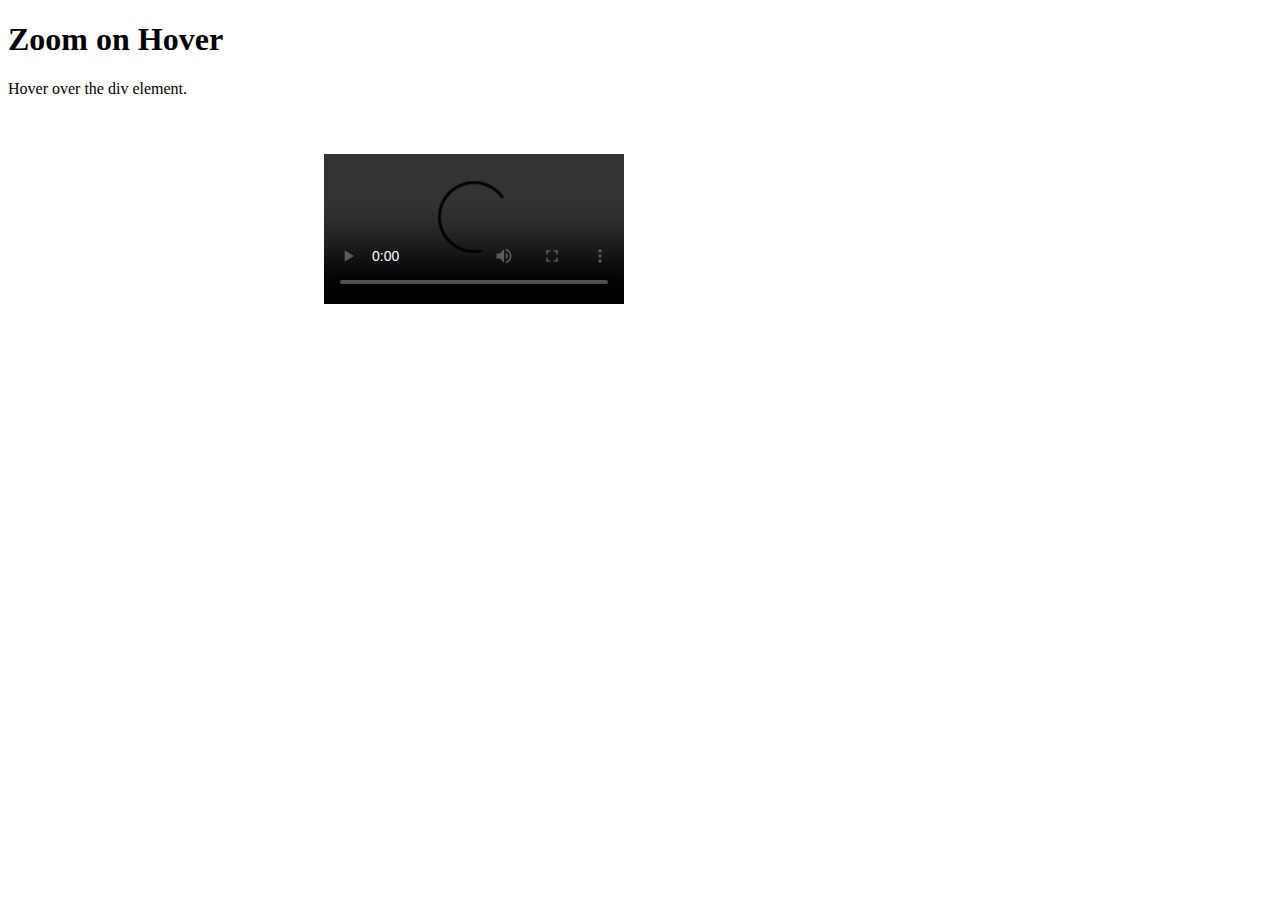
<file: GRANDORAL/baka tests/zoom on hover.html>
<!-- https://www.w3schools.com/howto/howto_css_zoom_hover.asp -->

<!DOCTYPE html>
<html>

<head>
    <style>
        .zoom {
            padding: 40px;
            transition: transform .1s;
            width: 50%;
            height: 50%;
            margin: 0 auto;
        }
        .zoom:hover {
            transform: scale(1.5);
        }
    </style>
</head>

<body>
    <h1>Zoom on Hover</h1>
    <p>Hover over the div element.</p>
    <div class="zoom">
        <video controls autoplay>
            <source src="zoom on hover.mov" type="video/mov">
    </div>

</body>

</html>
</file>
<file: GRANDORAL/main.css>
html {
    height: 100%;
    /* Full height */
    /* Center and scale the image nicely */
    
    overflow: hidden; /* Disable horizontal scroll */
}
body {
    overflow-y: scroll;
    margin: -2px;
    width: 100%;
    height: 110%;
    background-color: white;
    color: black;
    font-family: "HYWenHei 85W", "Century Gothic", "Avenir", sans-serif;
    transition: .5s;
    background-position: center;
    background-repeat: no-repeat;
    background-size: cover;
}

header {
    padding: 20px 25px;
    margin: -10px;
    border-bottom: 1px solid #222;
}


/** https://www.w3schools.com/howto/howto_js_collapse_sidebar.asp **/
.sidebar { /* The sidebar menu */
    height: 100%; /* 100% Full-height */
    width: 0; /* 0 width - change this with JavaScript */
    position: fixed; /* Stay in place */
    z-index: 1; /* Stay on top */
    top: 0;
    left: 0;
    background-color: #111111b7;
    overflow-x: hidden; /* Disable horizontal scroll */
    padding-top: 60px; /* Place content 60px from the top */
    
    transition: 0.5s; /* 0.5 second transition effect to slide in the sidebar */
}

.sidebar a {
    /* The sidebar links */
    padding: 8px 8px 8px 32px;
    text-decoration: none;
    font-size: 25px;
    color: #fff;
    display: block;
    transition: 0.3s;
}

.sidebar a:hover {
    /* When you mouse over the navigation links, change their color */
    color: #faa61a;
}

.sidebar .closebtn {
    /* Position and style the close button (top right corner) */
    position: absolute;
    top: 0;
    right: 25px;
    font-size: 36px;
    margin-left: 50px;
}

.openbtn {
    /* The button used to open the sidebar */
    font-size: 50px;
    cursor: pointer;
    background-color: #00000000;
    /* bouton gris de base*/
    color: inherit;
    padding: 10px 15px;
    border: none;
}

.openbtn:hover {
    color: #faa61a;
}

/* On smaller screens, where height is less than 450px, change the style of the sidenav (less padding and a smaller font size) */
@media screen and (max-height: 450px) {
    .sidenav {
        padding-top: 15px;
    }

    .sidenav a {
        font-size: 18px;
    }
}


/* Accueil*/
.Accueil {
    display: block;
    margin: 140px auto;
    text-align: center;
}

#searchbar {
    font-size: 16px;
    font-family: inherit;
    padding: 15px;
    box-sizing: border-box;
    width: 70%;
    background-color: inherit;
    border: 1px solid black;

    ::placeholder {
        opacity: 0.6;
    }
}

/* SPs*/
header .sp {
    display: flex;
    flex-direction: column;
}

/* Zoom pour les SPs */
.zoom {
    padding: 40px;
    transition: transform .1s;
    /* Animation */
    width: 50%;
    height: 50%;
    margin: 0 auto;
}

.zoom:hover {
    transform: scale(1.2);
    /* (150% zoom - Note: if the zoom is too large, it will go outside of the viewport) */
}
</file>
